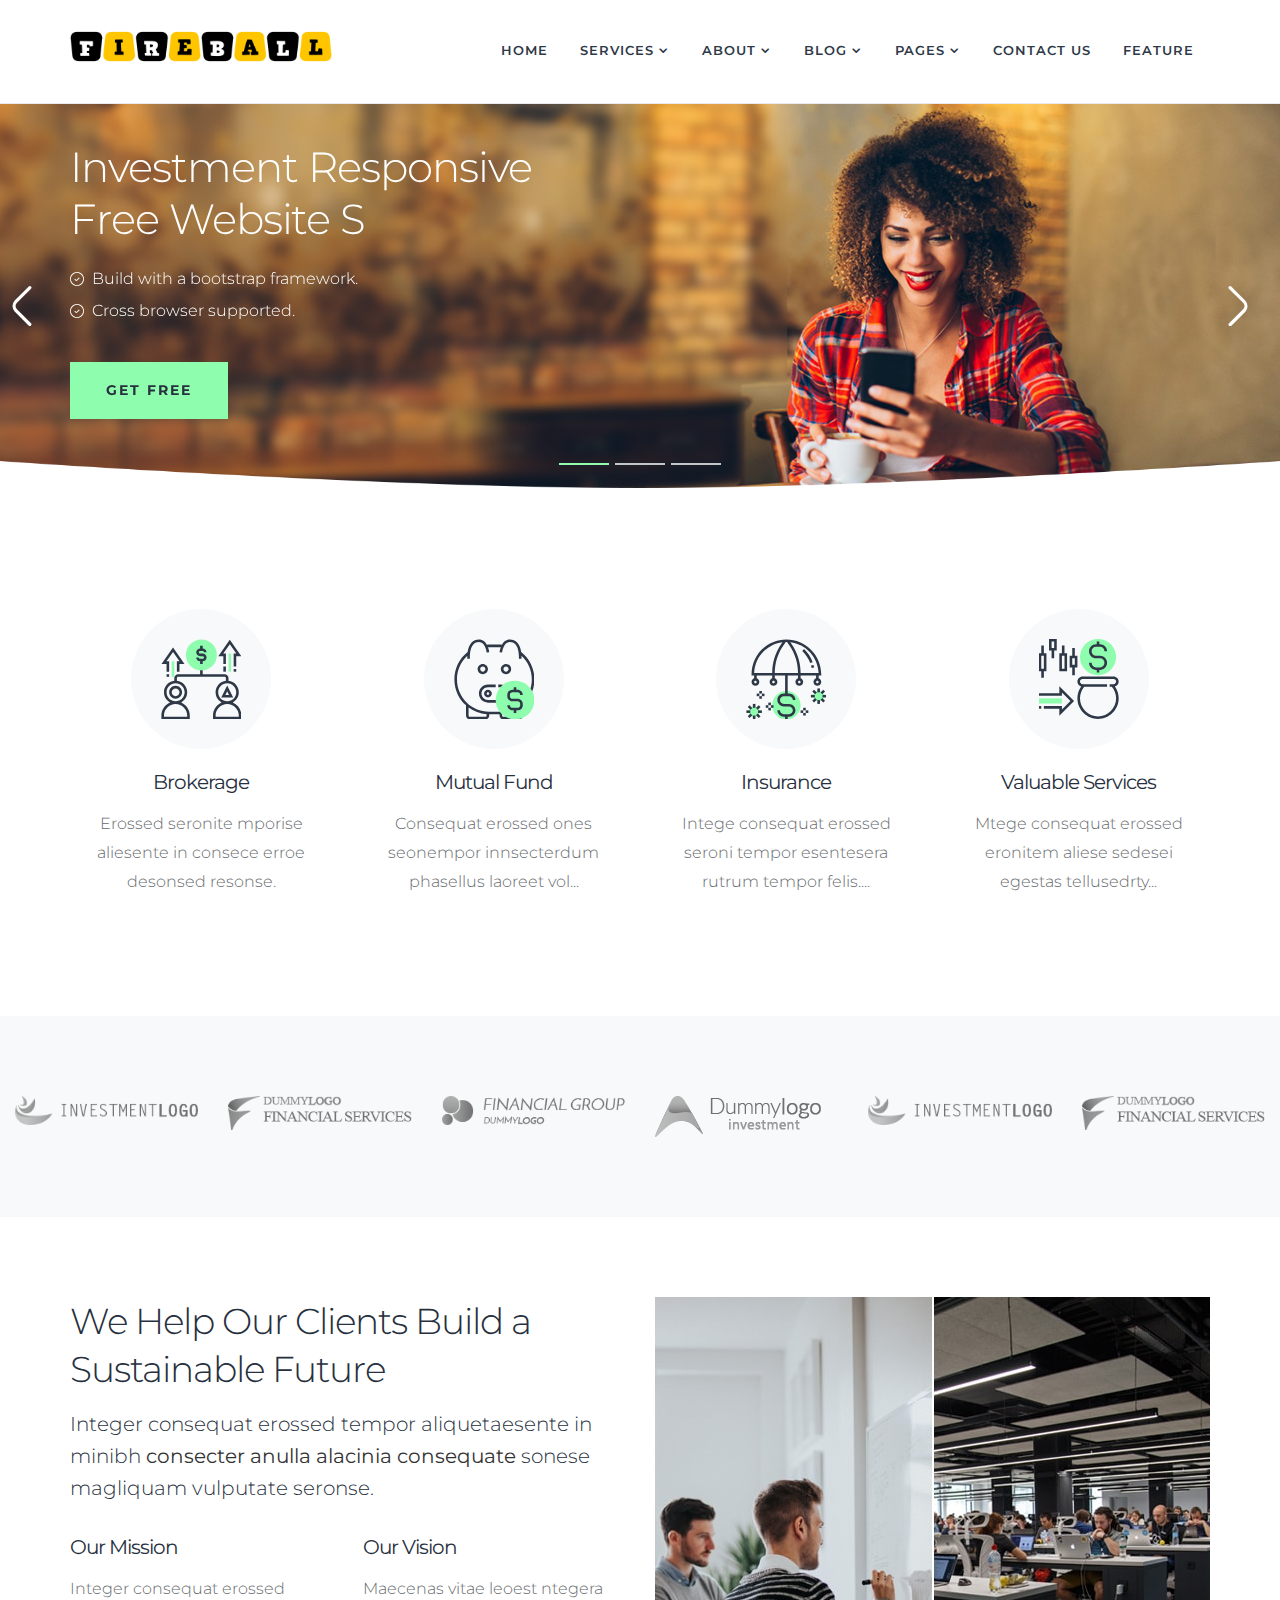
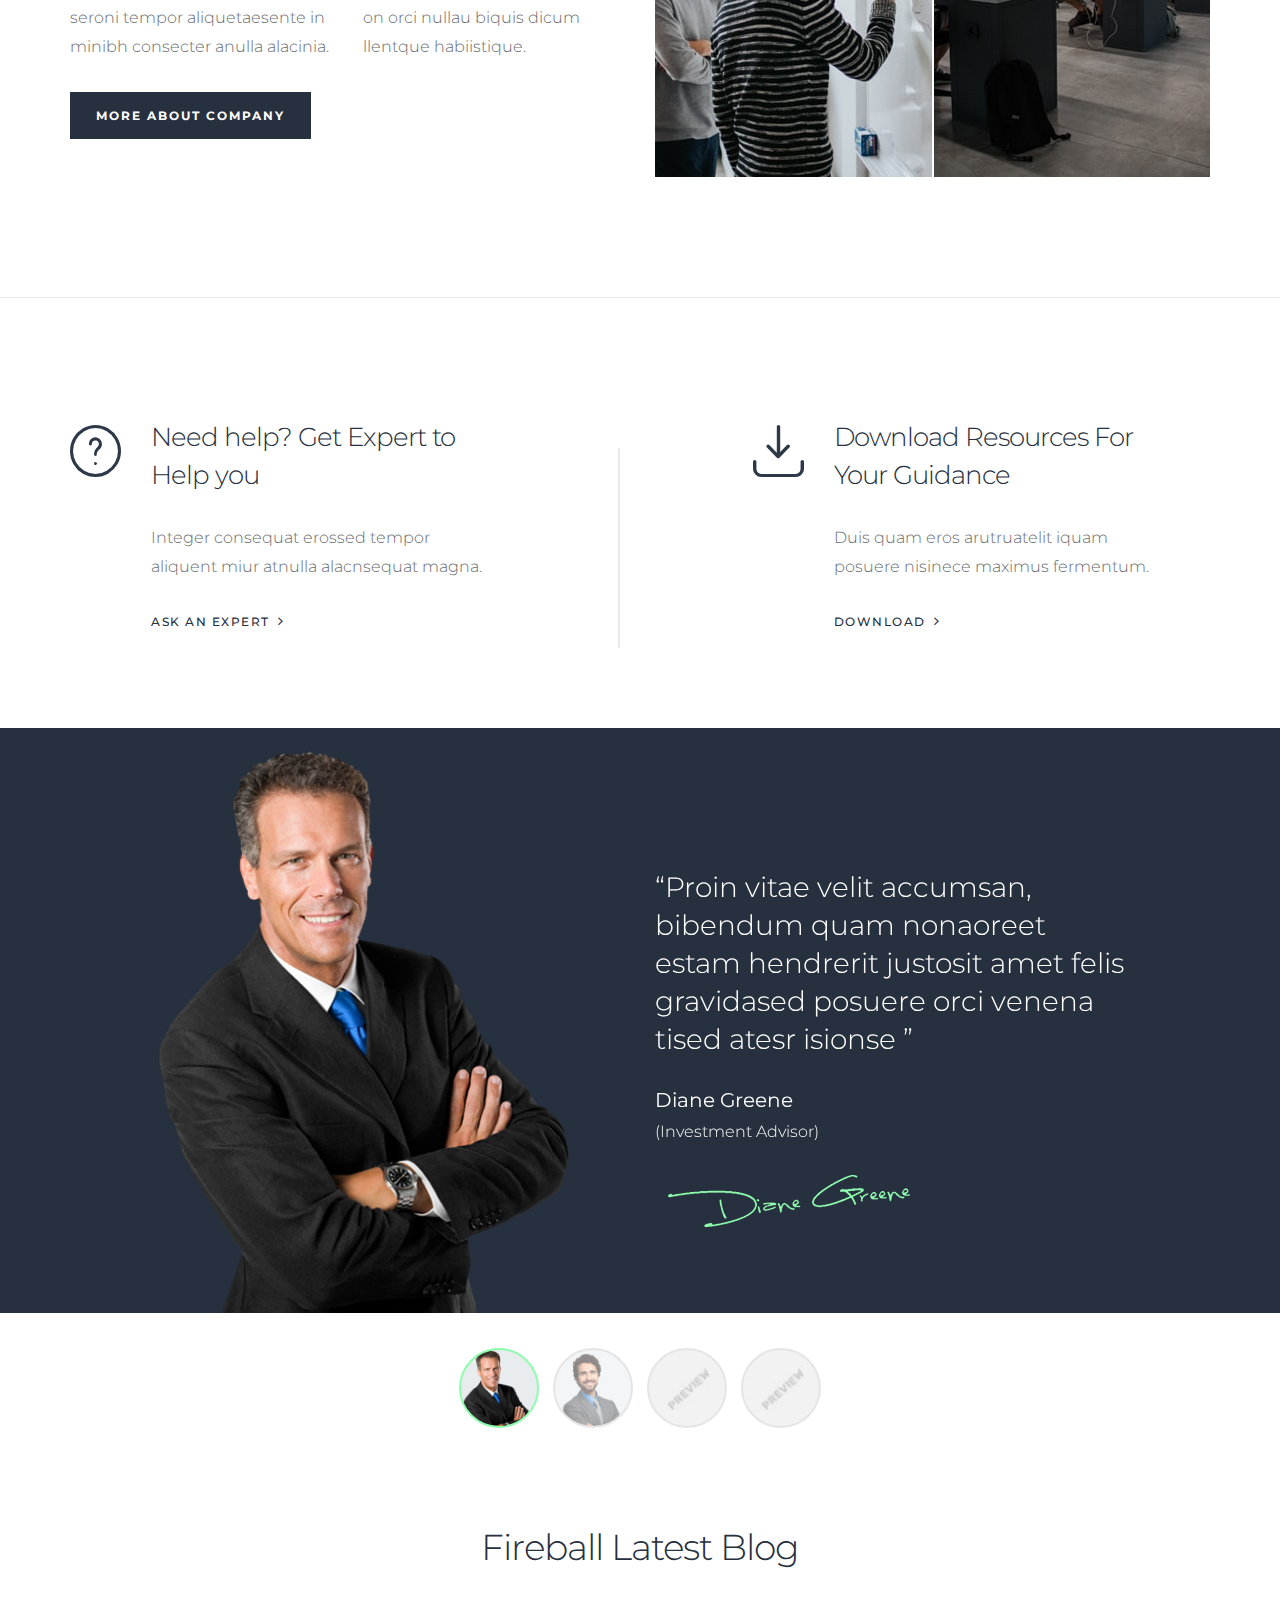
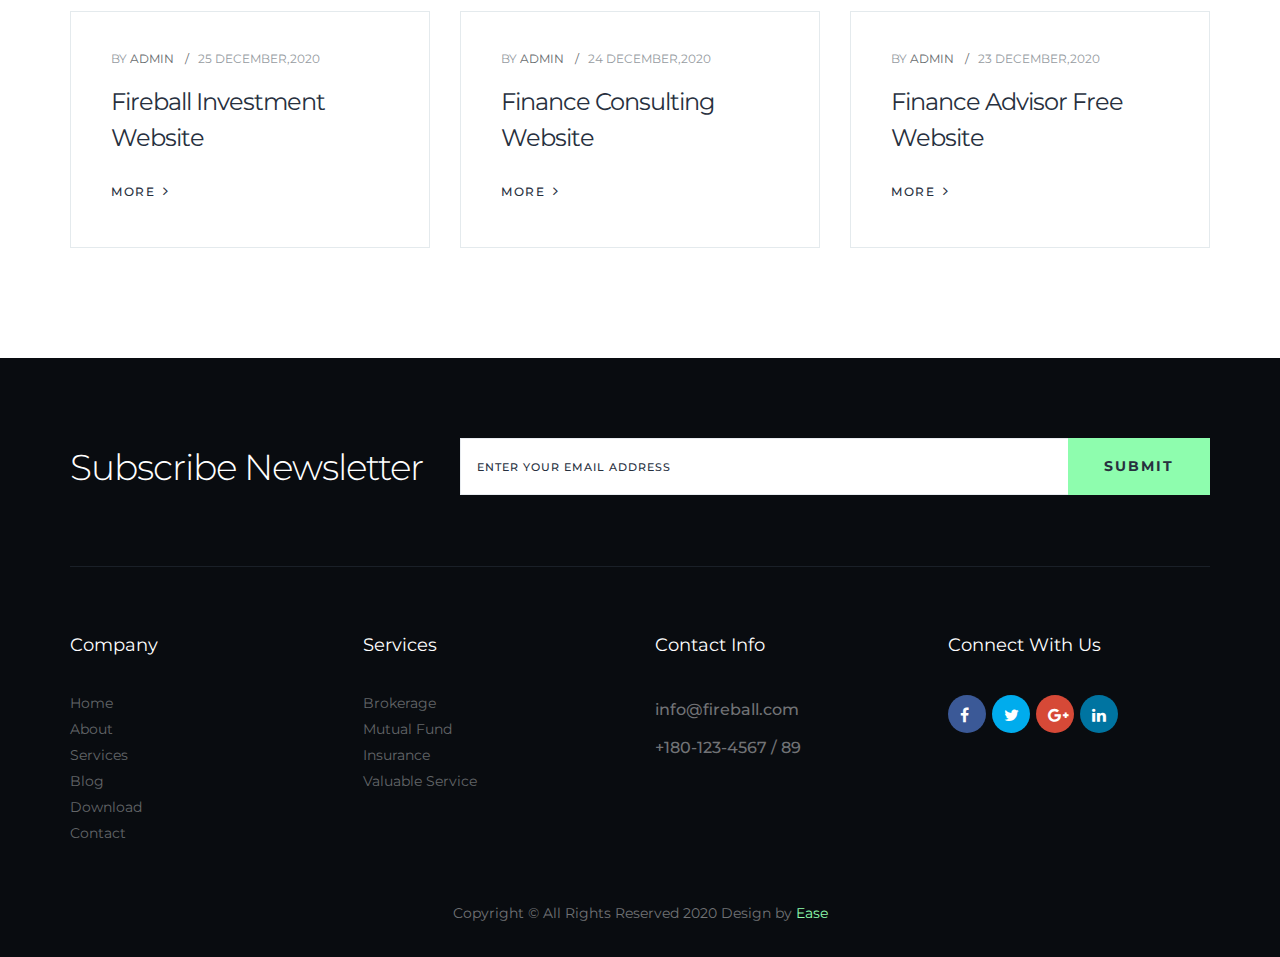
<file: index.html>
<!DOCTYPE html>
<html lang="en">

<head>
    <meta charset="utf-8">
    <meta http-equiv="X-UA-Compatible" content="IE=edge">
    <meta name="viewport" content="width=device-width, initial-scale=1">
    <!-- The above 3 meta tags *must* come first in the head; any other head content must come *after* these tags -->
    <meta name="description" content="">
    <meta name="keywords" content="">
    <title> Fireball Investment </title>
    <!-- Bootstrap -->
    <link href="css/bootstrap.min.css" rel="stylesheet">
    <!-- Style CSS -->
    <link href="css/style.css" rel="stylesheet">
    <!-- Google Fonts -->
    <link href="https://fonts.googleapis.com/css?family=Montserrat:100,100i,200,200i,300,300i,400,400i,500,500i,600,600i,700,700i,800,800i,900,900i" rel="stylesheet">
    <!-- Owl Carousel CSS -->
    <link href="css/owl.carousel.css" rel="stylesheet">
    <link href="css/owl.theme.default.css" rel="stylesheet">
    <!-- FontAwesome CSS -->
    <link rel="stylesheet" type="text/css" href="css/fontello.css">
    <link href="css/font-awesome.min.css" rel="stylesheet">
    <!-- HTML5 shim and Respond.js for IE8 support of HTML5 elements and media queries -->
    <!-- WARNING: Respond.js doesn't work if you view the page via file:// -->
    <!--[if lt IE 9]>
      <script src="https://oss.maxcdn.com/html5shiv/3.7.3/html5shiv.min.js"></script>
      <script src="https://oss.maxcdn.com/respond/1.4.2/respond.min.js"></script>
    <![endif]-->
</head>

<body>
    <!-- header-section-->
    <div class="header-wrapper">
        <div class="container">
            <div class="row">
                <div class="col-lg-3 col-md-2 col-sm-3 col-xs-12">
                    <div class="logo">
                        <a href="index.html"><img src="./images/logo.png" style="margin-top: -1em;"> </a>
                    </div>
                </div>
                <div class="col-lg-9 col-md-10 col-sm-12 col-xs-12">
                    <!-- navigations-->
                    <div class="navigation">
                        <div id="navigation">
                            <ul>
                                <li class="active"><a href="index.html">Home</a></li>
                                <li class="has-sub"><a href="#">Services</a>
                                    <ul>
                                        <li><a href="service-list.html">Service List</a></li>
                                        <li><a href="service-single.html">Service Single</a></li>
                                    </ul>
                                </li>
                                <li class="has-sub"><a href="#">About</a>
                                    <ul>
                                        <li><a href="about.html">About</a></li>
                                        <li><a href="adviser-list.html">Adviser List</a></li>
                                    </ul>
                                </li>
                                <li class="has-sub"><a href="#">Blog</a>
                                    <ul>
                                        <li><a href="blog-default.html">Blog Default</a></li>
                                        <li><a href="blog-single.html">Blog Single</a></li>
                                    </ul>
                                </li>
                                <li class="has-sub"><a href="#">Pages</a>
                                    <ul>
                                        <li><a href="partner.html">Partner</a></li>
                                        <li><a href="download.html">Download</a> </li>
                                        <li><a href="expert-form.html">Expert Form</a> </li>
                                        <li><a href="404-page.html">404-page</a> </li>
                                        <li><a href="styleguide.html">styleguide</a> </li>
                                    </ul>
                                </li>
                                <li><a href="contact-us.html">Contact Us</a>
                                </li>
                                <li><a href="template-feature.html"> Feature</a>
                                </li>
                            </ul>
                        </div>
                    </div>
                    <!-- /.navigations-->
                </div>
            </div>
        </div>
    </div>
    <!-- /. header-section-->
    <!-- slider -->
    <div class="slider">
        <div class="owl-carousel owl-one owl-theme">
            <div class="item">
                <div class="slider-img"> <img src="./images/slider_1.png" alt=""></div>
                <div class="container">
                    <div class="row">
                        <div class="col-lg-5 col-md-8 col-sm-6 col-xs-12">
                            <div class="slider-captions">
                                <h1 class="slider-title">Investment Responsive Free Website s</h1>
                                <ul class="hidden-sm hidden-xs">
                                    <li>Build with a bootstrap framework.</li>
                                    <li>Cross browser supported.</li>
                                </ul>
                                <a href="#" class="btn btn-primary btn-lg hidden-xs">Get Free </a>
                            </div>
                        </div>
                    </div>
                </div>
            </div>
            <div class="item">
                <div class="slider-img"><img src="./images/slider_2.png" alt=""></div>
                <div class="container">
                    <div class="row">
                        <div class="col-lg-5 col-md-8 col-sm-6 col-xs-12">
                            <div class="slider-captions">
                                <h1 class="slider-title">Finance Advisor Free 
Website </h1>
                                <ul class="hidden-sm hidden-xs">
                                    <li>Estibulumu commodo miid facilisis tellus.</li>
                                    <li>Suspendisse dignissimarcu in dictum maximus.</li>
                                </ul>
                                <a href="#" class="btn btn-primary btn-lg hidden-xs">Download Free </a>
                            </div>
                        </div>
                    </div>
                </div>
            </div>
            <div class="item">
                <div class="slider-img"><img src="./images/slider_3.png" alt=""></div>
                <div class="container">
                    <div class="row">
                        <div class="col-lg-5 col-md-8 col-sm-6 col-xs-12">
                            <div class="slider-captions">
                                <h1 class="slider-title">Finance Consulting Website 

 </h1>
                                <ul class="hidden-sm hidden-xs">
                                    <li>Vsuspendisse dignissim arcun dicximus.</li>
                                    <li>Praesent auctor sagittis porta.</li>
                                </ul>
                                <a href="#" class="btn btn-primary btn-lg hidden-xs">Download Now</a>
                            </div>
                        </div>
                    </div>
                </div>
            </div>
        </div>
    </div>
    <!-- /.slider -->
    <!-- service -->
    <div class="space-medium">
        <div class="container">
            <div class="row">
                <div class="col-lg-3 col-md-3 col-sm-6 col-xs-12">
                    <div class="service-block">
                        <div class="service-icon">
                            <img src="./images/investment.svg" alt="">
                        </div>
                        <div class="service-content">
                             <h4><a href="#"  class="title">
                               Brokerage </a></h4>
                            <p>Erossed seronite mporise aliesente in consece erroe desonsed resonse.</p>
                        </div>
                    </div>
                </div>
                <div class="col-lg-3 col-md-3 col-sm-6 col-xs-12">
                    <div class="service-block">
                        <div class="service-icon">
                            <img src="./images/piggybank.svg" alt="">
                        </div>
                        <div class="service-content">
                            <h4> <a href="#"  class="title">
                               Mutual Fund </a></h4>
                            <p>Consequat erossed ones seonempor innsecterdum phasellus laoreet vol...</p>
                        </div>
                    </div>
                </div>
                <div class="col-lg-3 col-md-3 col-sm-6 col-xs-12">
                    <div class="service-block">
                        <div class="service-icon">
                            <img src="./images/umbrella.svg" alt="">
                        </div>
                        <div class="service-content">
                            <h4><a href="#"  class="title">
                                Insurance </a></h4>
                            <p>Intege consequat erossed seroni tempor esentesera rutrum tempor felis....</p>
                        </div>
                    </div>
                </div>
                <div class="col-lg-3 col-md-3 col-sm-6 col-xs-12">
                    <div class="service-block">
                        <div class="service-icon">
                            <img src="./images/dollar.svg" alt="">
                        </div>
                        <div class="service-content">
                             <h4><a href="#"  class="title">
                               Valuable Services </a></h4>
                            <p>Mtege consequat erossed eronitem aliese sedesei egestas tellusedrty...</p>
                        </div>
                    </div>
                </div>
            </div>
        </div>
    </div>
    <!-- /.service -->
    <!--partner-logo -->
    <div class="space-medium bg-light ">
        <div class="container-fluid">
            <div class="row">
                <div class="col-lg-2 col-md-4 col-sm-4 col-xs-12">
                  <div class="logo-img">  <img src="./images/partner_logo_1.png" alt="" class="img-responsive" ></div>
                </div>
                <div class="col-lg-2 col-md-4 col-sm-4 col-xs-12">
                   <div class="logo-img">  <img src="./images/partner_logo_2.png" alt="" class="img-responsive"></div>
                </div>
                <div class="col-lg-2 col-md-4 col-sm-4 col-xs-12">
                    <div class="logo-img"> <img src="./images/partner_logo_3.png" alt="" class="img-responsive"></div>
                </div>
                <div class="col-lg-2 col-md-4 col-sm-4 col-xs-12">
                   <div class="logo-img">  <img src="./images/partner_logo_4.png" alt="" class="img-responsive"></div>
                </div>
                <div class="col-lg-2 col-md-4 col-sm-4 col-xs-12">
                    <div class="logo-img"> <img src="./images/partner_logo_1.png" alt="" class="img-responsive"></div>
                </div>
                <div class="col-lg-2 col-md-4 col-sm-4 col-xs-12">
                   <div class="logo-img"> <img src="./images/partner_logo_2.png" alt="" class="img-responsive"></div>
                </div>
            </div>
        </div>
    </div>
    <!--partner-logo -->
    <!--about -->
    <div class="space-medium">
        <div class="container">
            <div class="row">
                <div class="col-lg-6 col-md-6 col-sm-12 col-xs-12">
                    <div class="about-section">
                        <h2>We Help Our Clients Build a Sustainable Future</h2>
                        <p class="lead">Integer consequat erossed tempor aliquetaesente in minibh <strong>consecter anulla alacinia consequate</strong> sonese magliquam vulputate seronse.</p>
                        <div class="row">
                            <div class="col-lg-6 col-md-6 col-sm-6 col-xs-12 mb30">
                                <h4>Our Mission</h4>
                                <p>Integer consequat erossed seroni tempor aliquetaesente in minibh consecter anulla alacinia.</p>
                            </div>
                            <div class="col-lg-6 col-md-6 col-sm-6 col-xs-12 mb30">
                                <h4>Our Vision</h4>
                                <p>Maecenas vitae leoest ntegera on orci nullau biquis dicum llentque habiistique.</p>
                            </div>
                        </div>
                        <a href="#" class="btn btn-default mb30">More About Company</a>
                    </div>
                </div>
                <div class="col-lg-6 col-md-6 col-sm-12 col-xs-12">
                    <img src="./images/about_img_1.jpg" alt="" class="img-responsive">
                </div>
            </div>
        </div>
    </div>
    <!--/.about -->
    <hr>
    <!-- cta -->
    <div class="space-medium">
        <div class="container">
            <div class="row">
                <div class="col-lg-5 col-md-5 col-sm-6 col-xs-12">
                    <div class="cta-block">
                        <div class="row">
                            <div class="col-lg-2 col-md-2 col-sm-2 col-xs-12">
                                <div class="cta-icon">
                                    <i class="icon-question"></i>
                                </div>
                            </div>
                            <div class="col-lg-9 col-md-9 col-sm-9 col-xs-12">
                                <div class="cta-content">
                                    <h3 class="cta-title">Need help? Get Expert to Help you</h3>
                                    <p>Integer consequat erossed tempor aliquent miur atnulla alacnsequat magna. </p>
                                    <a href="#" class=" btn-link">Ask An Expert</a>
                                </div>
                            </div>
                        </div>
                    </div>
                </div>
                <div class="col-lg-2 col-md-2 hidden-sm hidden-xs">
                    <div class="cta-line"></div>
                </div>
                <div class="col-lg-5 col-md-5 col-sm-6 col-xs-12">
                    <div class="cta-block">
                        <div class="row">
                            <div class="col-lg-2 col-md-2 col-sm-2 col-xs-12">
                                <div class="cta-icon">
                                    <i class="icon-download-1"></i>
                                </div>
                            </div>
                            <div class="col-lg-9 col-md-9 col-sm-9 col-xs-12">
                                <div class="cta-content">
                                    <h3 class="cta-title">Download Resources For Your Guidance</h3>
                                    <p>Duis quam eros arutruatelit iquam posuere nisinece maximus fermentum. </p>
                                    <a href="#" class=" btn-link">download</a>
                                </div>
                            </div>
                        </div>
                    </div>
                </div>
            </div>
        </div>
    </div>
    <!-- /.cta -->
    <!-- investment advisor-->
     <div class="mb130">
        <div class="bg-default">
        <div class="container">
            <div class="row">
                <div class="advisor-carousel">
                    <div class="owl-carousel owl-two owl-theme ">
                        <div class="item">
                            <div class="col-lg-12 col-md-12 col-sm-12 col-xs-12">
                                <div class="advisor-section">
                                    <div class="row">
                                        <div class="col-lg-6 col-md-6 hidden-sm hidden-xs">
                                            <div class="advisor-img">
                                                <img src="./images/advisor_1.png" alt="">
                                            </div>
                                        </div>
                                        <div class="col-lg-6 col-md-6 col-sm-12 col-xs-12">
                                            <div class="advisor-content">
                                                <p class="advisor-text">“Proin vitae velit accumsan, bibendum quam nonaoreet estam hendrerit justosit amet felis gravidased posuere orci venena tised atesr isionse ”</p>
                                                <p class="advisor-meta">Diane Greene</p>
                                                <p>(Investment Advisor)</p>
                                                <div class="sign-icon">
                                                    <img src="./images/sign_1.png" alt="" class="img-responsive">
                                                </div>
                                            </div>
                                        </div>
                                    </div>
                                </div>
                                <div class="">
                                    <div class=""><span></span></div>
                                </div>
                            </div>
                        </div>
                        <div class="item">
                            <div class="col-lg-12 col-md-12 col-sm-12 col-xs-12">
                                <div class="advisor-section">
                                    <div class="row">
                                        <div class="col-lg-6 col-md-6 hidden-sm hidden-xs">
                                            <div class="advisor-img">
                                                <img src="./images/advisor_2.png" alt="">
                                            </div>
                                        </div>
                                        <div class="col-lg-6 col-md-6 col-sm-12 col-xs-12">
                                            <div class="advisor-content">
                                                <p class="advisor-text">“Etiam quis semper liberorbi nibhmi consectetac scelerisque inporttitor idfelis estibulum imperdiet aliquam nullanec suscipit deronse”</p>
                                                <p class="advisor-meta">Edward Murphy</p>
                                                <p>(Investment Advisor)</p>
                                                <div class="sign-icon">
                                                    <img src="./images/sign_2.png" alt="" class="img-responsive">
                                                </div>
                                            </div>
                                        </div>
                                    </div>
                                </div>
                                <div class="">
                                    <div class=""><span></span></div>
                                </div>
                            </div>
                        </div>
                        <div class="item">
                            <div class="col-lg-12 col-md-12 col-sm-12 col-xs-12">
                                <div class="advisor-section">
                                    <div class="row">
                                        <div class="col-lg-6 col-md-6 hidden-sm hidden-xs">
                                            <div class="advisor-img">
                                                <img src="./images/advisor_3.png" alt="">
                                            </div>
                                        </div>
                                        <div class="col-lg-6 col-md-6 col-sm-12 col-xs-12">
                                            <div class="advisor-content">
                                                <p class="advisor-text">“We Have a probable responsibility to clients; which is a higher level of client commitment than a broker's suitability standard”</p>
                                  <p class="advisor-meta">Elizabeth Gonzalez</p>
                                                <p>(Investment Advisor)</p>
                                                <div class="sign-icon">
                                                    <img src="./images/sign_3.png" alt="" class="img-responsive">
                                                </div>
                                            </div>
                                        </div>
                                    </div>
                                </div>
                                <div class="">
                                    <div class=""><span></span></div>
                                </div>
                            </div>
                        </div>
                        <div class="item">
                            <div class="col-lg-12 col-md-12 col-sm-12 col-xs-12">
                                <div class="advisor-section">
                                    <div class="row">
                                        <div class="col-lg-6 col-md-6 hidden-sm hidden-xs">
                                            <div class="advisor-img">
                                                <img src="./images/advisor_4.png" alt="">
                                            </div>
                                        </div>
                                        <div class="col-lg-6 col-md-6 col-sm-12 col-xs-12">
                                            <div class="advisor-content">
                                                <p class="advisor-text">“Morbi id mauris ac ligula facilisis dictum uisque lobortis vulputate tortoreu vehicula augue lementum velras in tempor estun seron deronser sernvel”</p>
                                                <p class="advisor-meta">Cecilia Quick</p>
                                                <p>(Investment Advisor)</p>
                                                <div class="sign-icon">
                                                    <img src="./images/sign_4.png" alt="" class="img-responsive">
                                                </div>
                                            </div>
                                        </div>
                                    </div>
                                </div>
                                <div class="">
                                    <div class=""><span></span></div>
                                </div>
                            </div>
                        </div>
                    </div>
                </div>
            </div>
        </div>
    </div>
</div>
    <!-- /.investment advisor -->
    <!-- blog -->
    <div class="space-medium">
        <div class="container">
            <div class="row">
                <!-- section-title-1 -->
                <div class="col-lg-12 col-md-12 col-sm-12 col-xs-12">
                    <div class="section-title">
                        <h2>Fireball Latest Blog</h2>
                    </div>
                </div>
            </div>
            <div class="row">
                <div class="col-lg-4 col-md-4 col-sm-6 col-xs-12">
                    <div class="post-block">
                        <!-- post block -->
                        <div class="post-content">
                            <div class="meta">
                                <span class="meta-admin">By <a href="#">Admin</a></span>
                                <span>/</span> &nbsp;
                                <span class="meta-date">25 December,2020</span>
                            </div>
                            <h3 class="mb20"><a href="#" class="title">Fireball Investment Website</a></h3>
                            <a href="#" class="btn-link">more</a>
                        </div>
                    </div>
                </div>
                <div class="col-lg-4 col-md-4 col-sm-6 col-xs-12">
                    <div class="post-block">
                        <!-- post block -->
                        <div class="post-content">
                            <div class="meta">
                                <span class="meta-admin">By <a href="#">Admin</a></span>
                                <span>/</span> &nbsp;
                                <span class="meta-date">24 December,2020</span>
                            </div>
                            <h3 class="mb20"><a href="#" class="title">Finance Consulting 
Website </a></h3>
                            <a href="#" class="btn-link">more</a>
                        </div>
                    </div>
                </div>
                <div class="col-lg-4 col-md-4 col-sm-6 col-xs-12">
                    <div class="post-block">
                        <!-- post block -->
                        <div class="post-content">
                            <div class="meta">
                                <span class="meta-admin">By <a href="#">Admin</a></span>
                                <span>/</span> &nbsp;
                                <span class="meta-date">23 December,2020</span>
                            </div>
                            <h3 class="mb20"><a href="#" class="title">Finance Advisor Free 
Website </a></h3>
                            <a href="#" class="btn-link">more</a>
                        </div>
                    </div>
                </div>
            </div>
        </div>
    </div>
    <!-- /.blog -->
    <!-- footer -->
    <div class="footer">
        <div class="container">
            <div class="newsletter">
                <div class="row">
                    <div class="col-lg-4 col-md-4 col-sm-12 col-xs-12">
                        <h2 class="text-white">Subscribe Newsletter</h2>
                    </div>
                    <div class="col-lg-8 col-md-8 col-sm-12 col-xs-12">
                        <form>
                            <input id="email" class="form-control" type="text" placeholder="Enter Your Email Address" required>
                            <button type="submit" class="btn btn-primary btn-lg">submit</button>
                        </form>
                    </div>
                </div>
            </div>
            <div class="row">
                <!-- footer-company-links -->
                <div class=" col-lg-3 col-md-3 col-sm-3 col-xs-12">
                    <div class="footer-widget">
                        <h3 class="footer-title">Company</h3>
                        <ul>
                            <li><a href="#">Home </a></li>
                            <li><a href="#">About</a></li>
                            <li><a href="#">Services</a></li>
                            <li><a href="#">Blog</a></li>
                            <li><a href="#">Download</a></li>
                            <li><a href="#">Contact</a></li>
                        </ul>
                    </div>
                </div>
                <!-- /.footer-services-links -->
                <!-- footer-services-links -->
                <div class=" col-lg-3 col-md-3 col-sm-3 col-xs-12">
                    <div class="footer-widget">
                        <h3 class="footer-title">Services</h3>
                        <ul>
                            <li><a href="#">Brokerage</a></li>
                            <li><a href="#">Mutual Fund</a></li>
                            <li><a href="#">Insurance</a></li>
                            <li><a href="#">Valuable Service</a></li>
                        </ul>
                    </div>
                </div>
                <!-- /.footer-services-links -->
                <!-- footer-contact links -->
                <div class=" col-lg-3 col-md-3 col-sm-3 col-xs-12">
                    <div class="footer-widget">
                        <h3 class="footer-title">Contact Info </h3>
                        <div class="contact-info">
                            <span class="contact-text">info@fireball.com</span>
                        </div>
                        <div class="contact-info">
                            <span class="contact-text">+180-123-4567 / 89</span>
                        </div>
                    </div>
                </div>
                <!-- /.footer-useful links -->
                <!-- footer-useful links -->
                <div class=" col-lg-3 col-md-3 col-sm-3 col-xs-12">
                    <div class="footer-widget">
                        <h3 class="footer-title">Connect With Us</h3>
                        <div class="ft-social">
                            <span><a href="#" class="btn-social btn-facebook" ><i class="fa fa-facebook"></i></a></span>
                            <span><a href="#" class="btn-social btn-twitter"><i class="fa fa-twitter"></i></a></span>
                            <span><a href="#" class="btn-social btn-googleplus"><i class="fa fa-google-plus"></i></a></span>
                            <span><a href="#" class=" btn-social btn-linkedin"><i class="fa fa-linkedin"></i></a></span>
                        </div>
                    </div>
                </div>
                <!-- /.footer-useful links -->
            </div>
        </div>
        <!-- tiny-footer -->
        <div class="container">
            <div class="row">
                <div class="tiny-footer">
                    <div class="col-lg-12 col-md-12 col-sm-12 col-xs-12">
                        <p>Copyright © All Rights Reserved 2020  Design by
                            <a href="https://easetemplate.com/" target="_blank" class="copyrightlink">Ease</a></p>
                    </div>
                </div>
            </div>
            <!-- /. tiny-footer -->
        </div>
    </div>
    <!-- /.footer -->
    <!-- jQuery (necessary for Bootstrap's JavaScript plugins) -->
    <script src="js/jquery.min.js" type="text/javascript"></script>
    <!-- Include all compiled plugins (below), or include individual files as needed -->
    <script src="js/bootstrap.min.js" type="text/javascript"></script>
    <script src="js/menumaker.js" type="text/javascript"></script>
    <script type="text/javascript" src="js/jquery.sticky.js"></script>
    <script type="text/javascript" src="js/sticky-header.js"></script>
    <script type="text/javascript" src="js/owl.carousel.min.js"></script>
    <script type="text/javascript" src="js/multiple-carousel.js"></script>
</body>

</html>
</file>
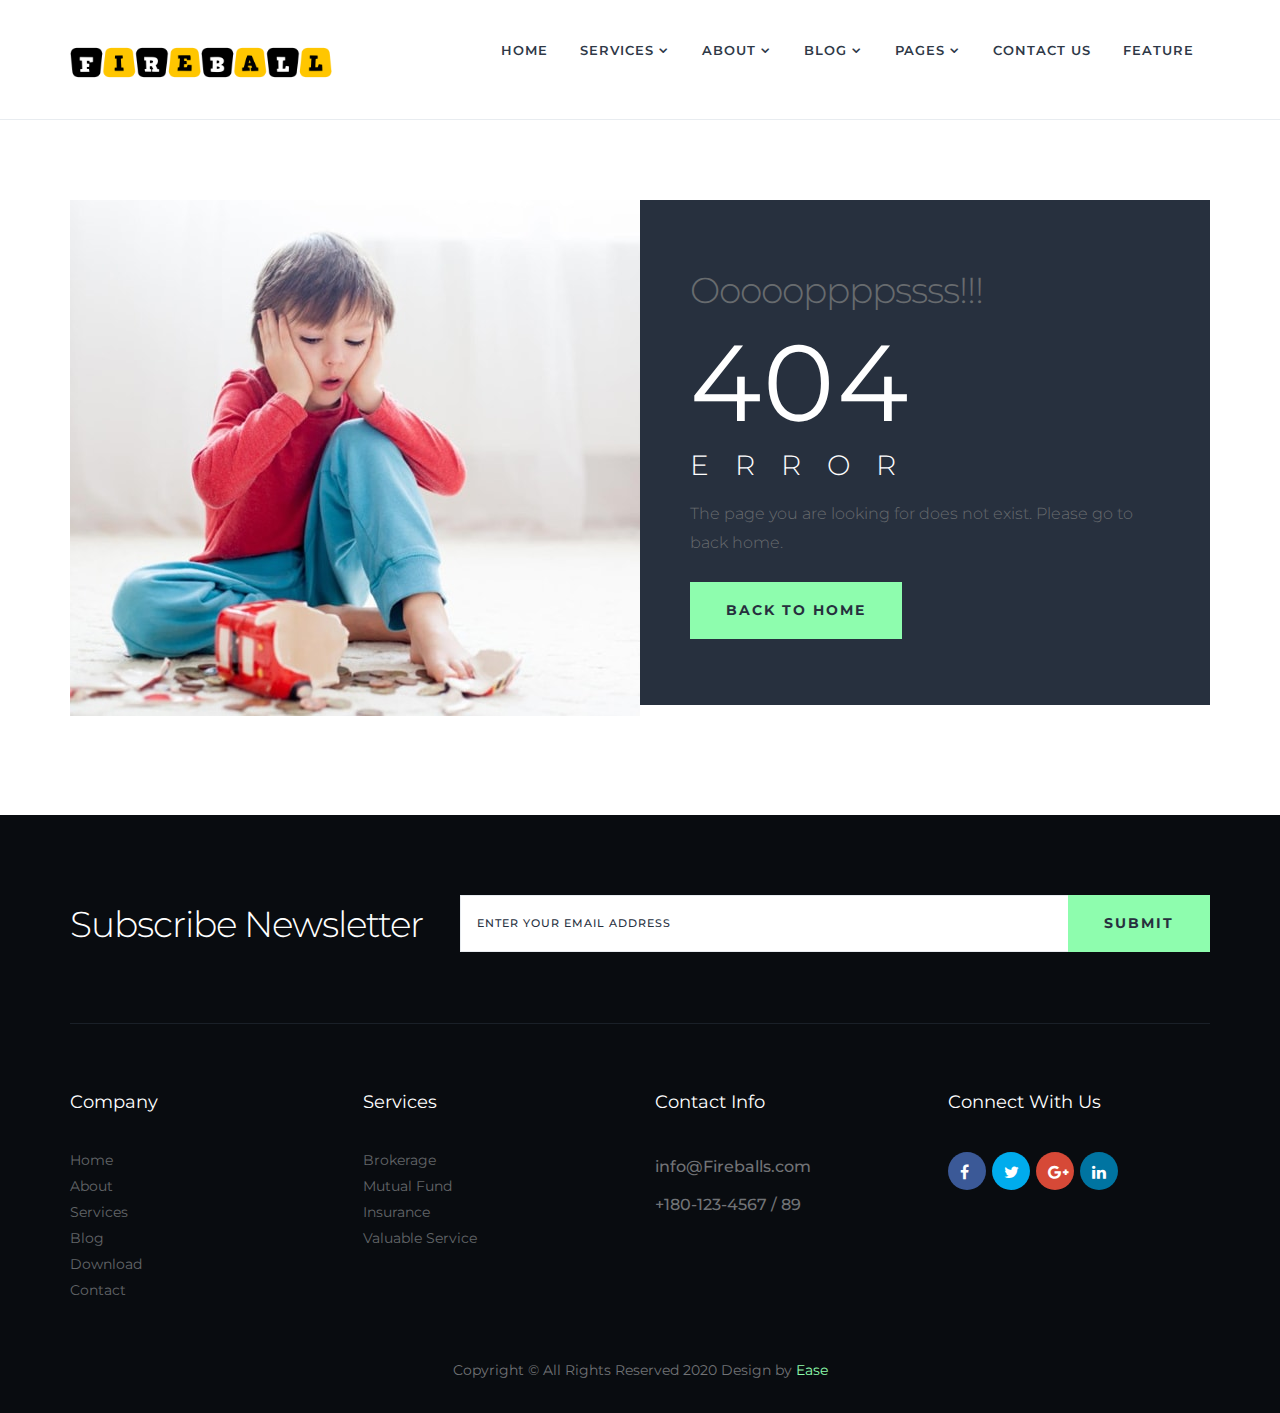
<file: 404-page.html>
<!DOCTYPE html>
<html lang="en">

<head>
    <meta charset="utf-8">
    <meta http-equiv="X-UA-Compatible" content="IE=edge">
    <meta name="viewport" content="width=device-width, initial-scale=1">
    <!-- The above 3 meta tags *must* come first in the head; any other head content must come *after* these tags -->
    <meta name="description" content="">
    <meta name="keywords" content="">
    <title> Fireball Investment  - 404 Page </title>
    <!-- Bootstrap -->
    <link href="css/bootstrap.min.css" rel="stylesheet">
    <!-- Style CSS -->
    <link href="css/style.css" rel="stylesheet">
    <!-- Google Fonts -->
    <link href="https://fonts.googleapis.com/css?family=Montserrat:100,100i,200,200i,300,300i,400,400i,500,500i,600,600i,700,700i,800,800i,900,900i" rel="stylesheet">
    <!-- FontAwesome CSS -->
    <link rel="stylesheet" type="text/css" href="css/fontello.css">
    <link href="css/font-awesome.min.css" rel="stylesheet">
    <!-- HTML5 shim and Respond.js for IE8 support of HTML5 elements and media queries -->
    <!-- WARNING: Respond.js doesn't work if you view the page via file:// -->
    <!--[if lt IE 9]>
      <script src="https://oss.maxcdn.com/html5shiv/3.7.3/html5shiv.min.js"></script>
      <script src="https://oss.maxcdn.com/respond/1.4.2/respond.min.js"></script>
    <![endif]-->
</head>

<body>
    <!-- header-section-->
    <div class="header-wrapper">
        <div class="container">
            <div class="row">
                <div class="col-lg-3 col-md-2 col-sm-3 col-xs-12">
                    <div class="logo">
                        <a href="index.html"><img src="./images/logo.png" alt=""> </a>
                    </div>
                </div>
                <div class="col-lg-9 col-md-10 col-sm-12 col-xs-12">
                    <!-- navigations-->
                    <div class="navigation">
                        <div id="navigation">
                            <ul>
                                <li class="active"><a href="index.html">Home</a></li>
                                <li class="has-sub"><a href="#">Services</a>
                                    <ul>
                                        <li><a href="service-list.html">Service List</a></li>
                                        <li><a href="service-single.html">Service Single</a></li>
                                    </ul>
                                </li>
                                <li class="has-sub"><a href="#">About</a>
                                    <ul>
                                    <li><a href="about.html">About</a></li>
 <li><a href="adviser-list.html">Adviser List</a></li>
                                    </ul>
                                </li>
                                <li class="has-sub"><a href="blog-default.html">Blog</a>
                                    <ul>
                                        <li><a href="blog-default.html">Blog Default</a></li>
                                        <li><a href="blog-single.html">Blog Single</a></li>
                                    </ul>
                                </li>
                                <li class="has-sub"><a href="#">Pages</a>
                                    <ul>
                                        <li><a href="partner.html">Partner</a></li>
                                        <li><a href="download.html">Download</a> </li>
                                        <li><a href="expert-form.html">Expert Form</a> </li>
                                        <li><a href="404-page.html">404-page</a> </li>
                                        <li><a href="styleguide.html">styleguide</a> </li>
                                    </ul>
                                </li>
                                <li><a href="contact-us.html">Contact Us</a>
                                </li>
                                <li><a href="template-feature.html"> Feature</a>
                                </li>
                            </ul>
                        </div>
                    </div>
                    <!-- /.navigations-->
                </div>
            </div>
        </div>
    </div>
    <!-- /. header-section-->
    <!-- 404 error -->
    <div class="content">
        <div class="container">
            <div class="row">
                <div class="col-lg-6 col-md-6 col-sm-12 col-xs-12 nopr">
                    <div class="error-img"><img src="./images/error_1.jpg" alt="" class="img-responsive"></div>
                </div>
                <div class="col-lg-6 col-md-6 col-sm-12 col-xs-12 nopl">
                    <div class="error-section">
                        <h2 class="text-primary">Oooooppppssss!!!
</h2>
                        <h3 class="error-title">404</h3>
                        <span class="error-small-title">Error</span>
                        <p>The page you are looking for does not exist. Please go to back home.</p>
                        <a href="#" class="btn btn-primary btn-lg">Back to Home</a>
                    </div>
                </div>
            </div>
        </div>
    </div>
    <!-- /.404 error -->
    <!-- footer -->
    <div class="footer">
        <div class="container">
            <div class="newsletter">
                <div class="row">
                    <div class="col-lg-4 col-md-4 col-sm-12 col-xs-12">
                        <h2 class="text-white">Subscribe Newsletter</h2>
                    </div>
                    <div class="col-lg-8 col-md-8 col-sm-12 col-xs-12">
                        <form>
                            <input id="email" class="form-control" type="text" placeholder="Enter Your Email Address" required>
                            <button type="submit" class="btn btn-primary btn-lg">submit</button>
                        </form>
                    </div>
                </div>
            </div>
            <div class="row">
                <!-- footer-company-links -->
                <div class=" col-lg-3 col-md-3 col-sm-3 col-xs-12">
                    <div class="footer-widget">
                        <h3 class="footer-title">Company</h3>
                        <ul>
                            <li><a href="#">Home </a></li>
                            <li><a href="#">About</a></li>
                            <li><a href="#">Services</a></li>
                            <li><a href="#">Blog</a></li>
                            <li><a href="#">Download</a></li>
                            <li><a href="#">Contact</a></li>
                        </ul>
                    </div>
                </div>
                <!-- /.footer-services-links -->
                <!-- footer-services-links -->
                <div class=" col-lg-3 col-md-3 col-sm-3 col-xs-12">
                    <div class="footer-widget">
                        <h3 class="footer-title">Services</h3>
                        <ul>
                            <li><a href="#">Brokerage</a></li>
                            <li><a href="#">Mutual Fund</a></li>
                            <li><a href="#">Insurance</a></li>
                            <li><a href="#">Valuable Service</a></li>
                        </ul>
                    </div>
                </div>
                <!-- /.footer-services-links -->
                <!-- footer-contact links -->
                <div class=" col-lg-3 col-md-3 col-sm-3 col-xs-12">
                    <div class="footer-widget">
                        <h3 class="footer-title">Contact Info </h3>
                        <div class="contact-info">
                            <span class="contact-text">info@Fireballs.com</span>
                        </div>
                        <div class="contact-info">
                            <span class="contact-text">+180-123-4567 / 89</span>
                        </div>
                    </div>
                </div>
                <!-- /.footer-useful links -->
                <!-- footer-useful links -->
                <div class=" col-lg-3 col-md-3 col-sm-3 col-xs-12">
                    <div class="footer-widget">
                        <h3 class="footer-title">Connect With Us</h3>
                        <div class="ft-social">
                            <span><a href="#" class="btn-social btn-facebook" ><i class="fa fa-facebook"></i></a></span>
                            <span><a href="#" class="btn-social btn-twitter"><i class="fa fa-twitter"></i></a></span>
                            <span><a href="#" class="btn-social btn-googleplus"><i class="fa fa-google-plus"></i></a></span>
                            <span><a href="#" class=" btn-social btn-linkedin"><i class="fa fa-linkedin"></i></a></span>
                        </div>
                    </div>
                </div>
                <!-- /.footer-useful links -->
            </div>
        </div>
        <!-- tiny-footer -->
        <div class="container">
            <div class="row">
                <div class="tiny-footer">
                    <div class="col-lg-12 col-md-12 col-sm-12 col-xs-12">
                        <p>Copyright © All Rights Reserved 2020  Design by
                            <a href="https://easetemplate.com/" target="_blank" class="copyrightlink">Ease</a></p>
                    </div>
                </div>
            </div>
            <!-- /. tiny-footer -->
        </div>
    </div>
    <!-- /.footer -->
    <!-- jQuery (necessary for Bootstrap's JavaScript plugins) -->
    <script src="js/jquery.min.js" type="text/javascript"></script>
    <!-- Include all compiled plugins (below), or include individual files as needed -->
    <script src="js/bootstrap.min.js" type="text/javascript"></script>
    <script src="js/menumaker.js" type="text/javascript"></script>
    <script type="text/javascript" src="js/jquery.sticky.js"></script>
    <script type="text/javascript" src="js/sticky-header.js"></script>
</body>

</html>
</file>
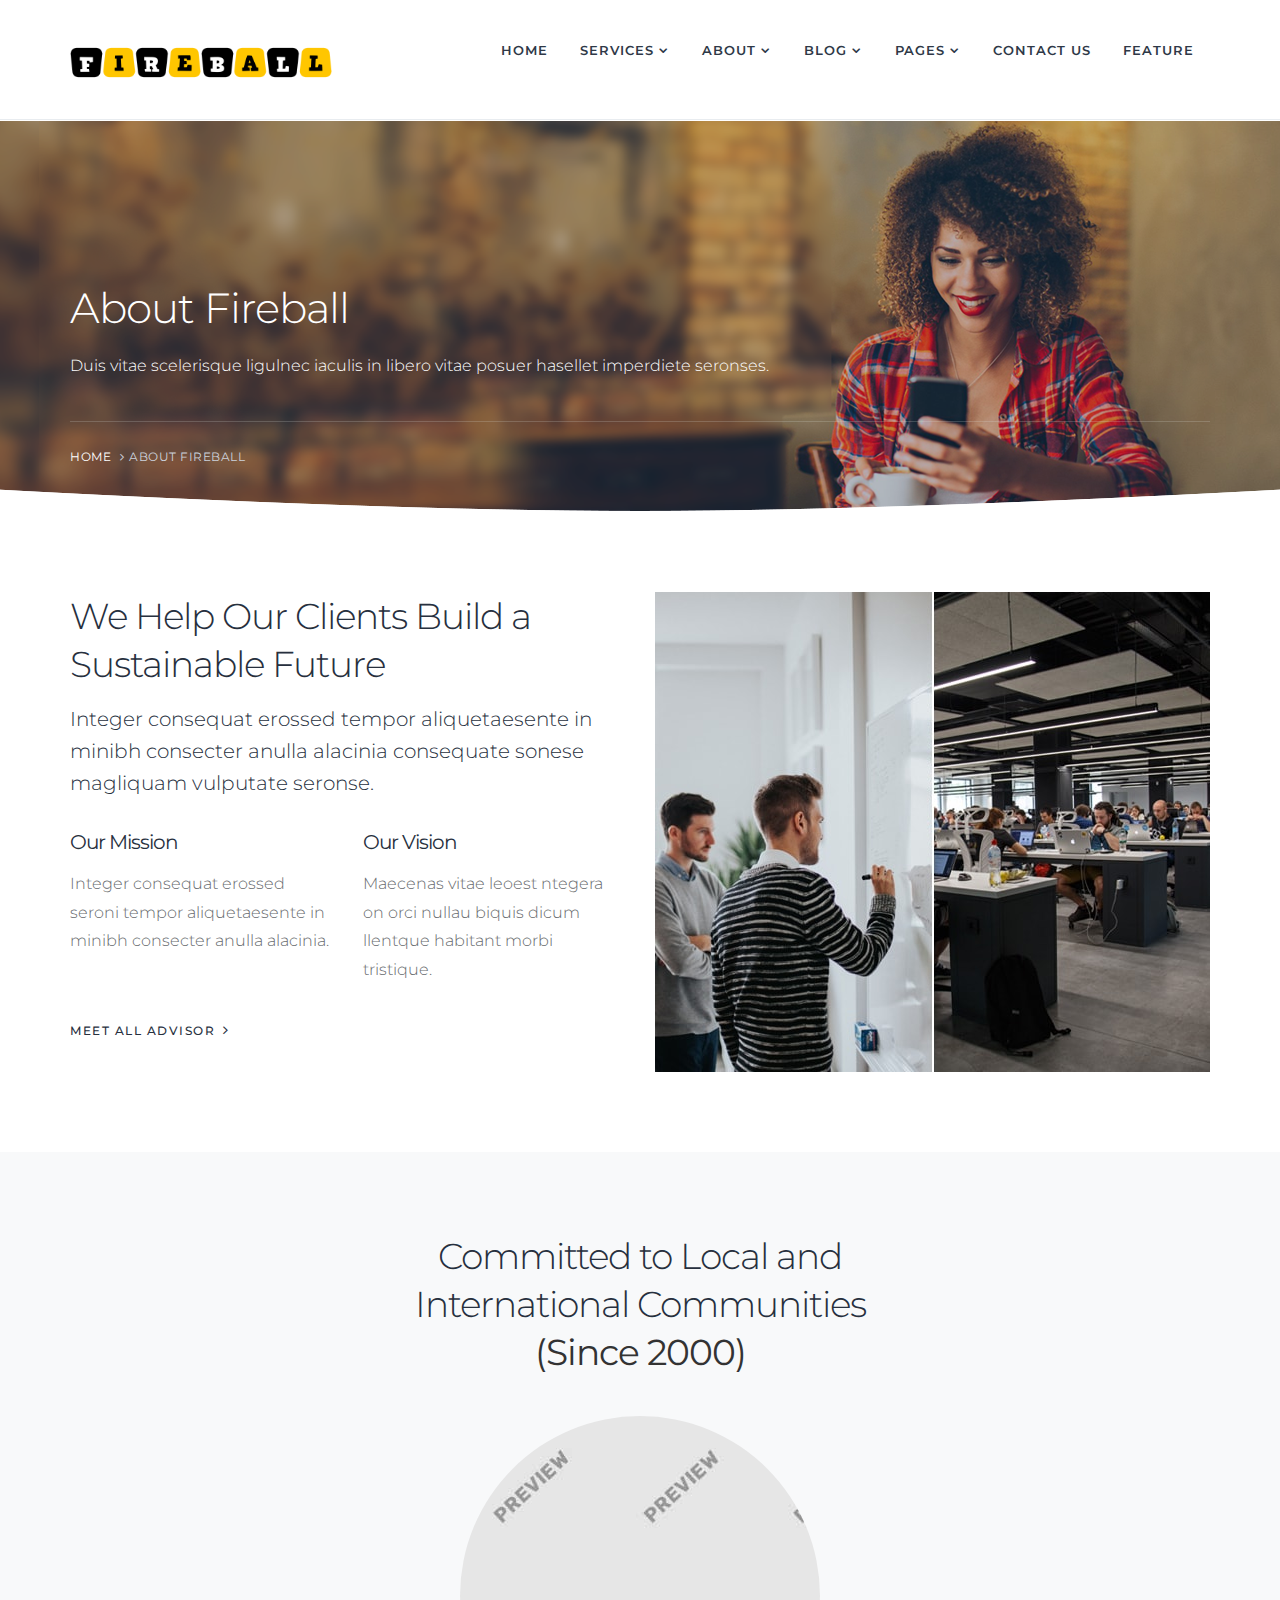
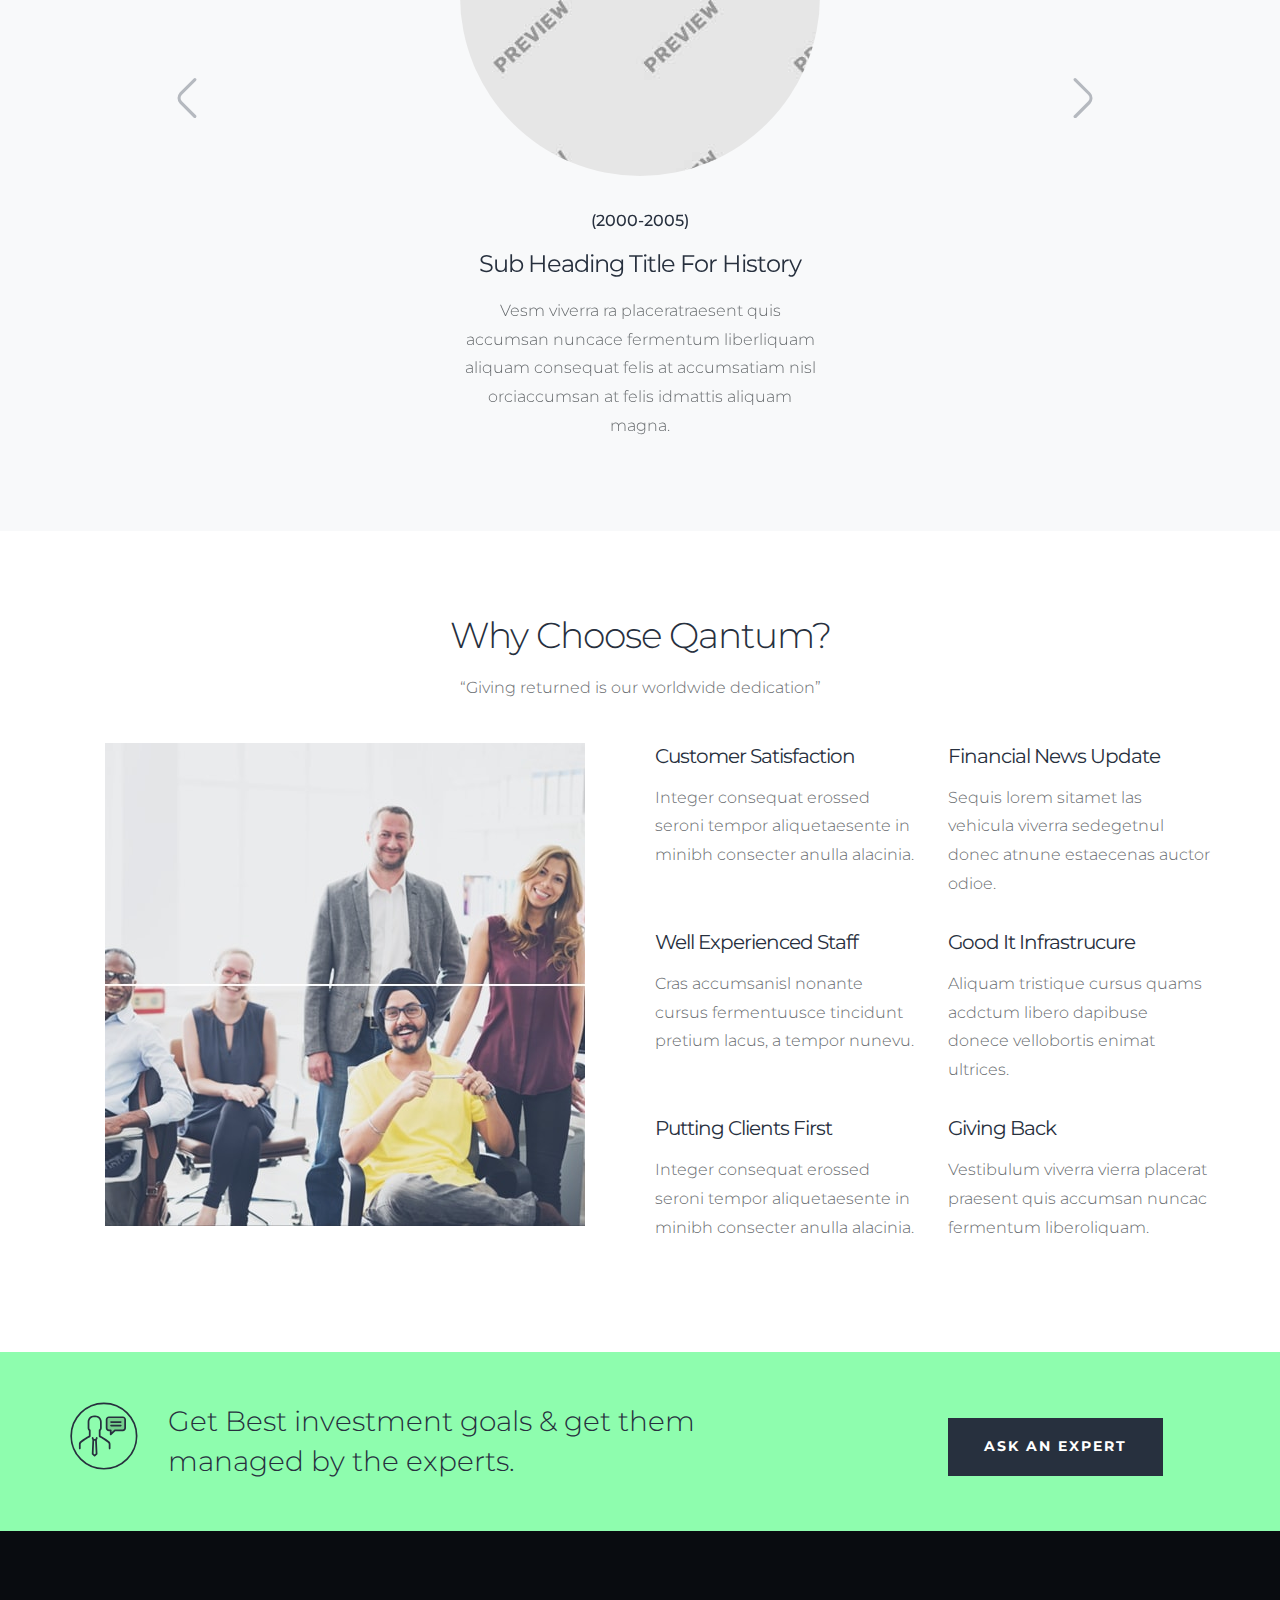
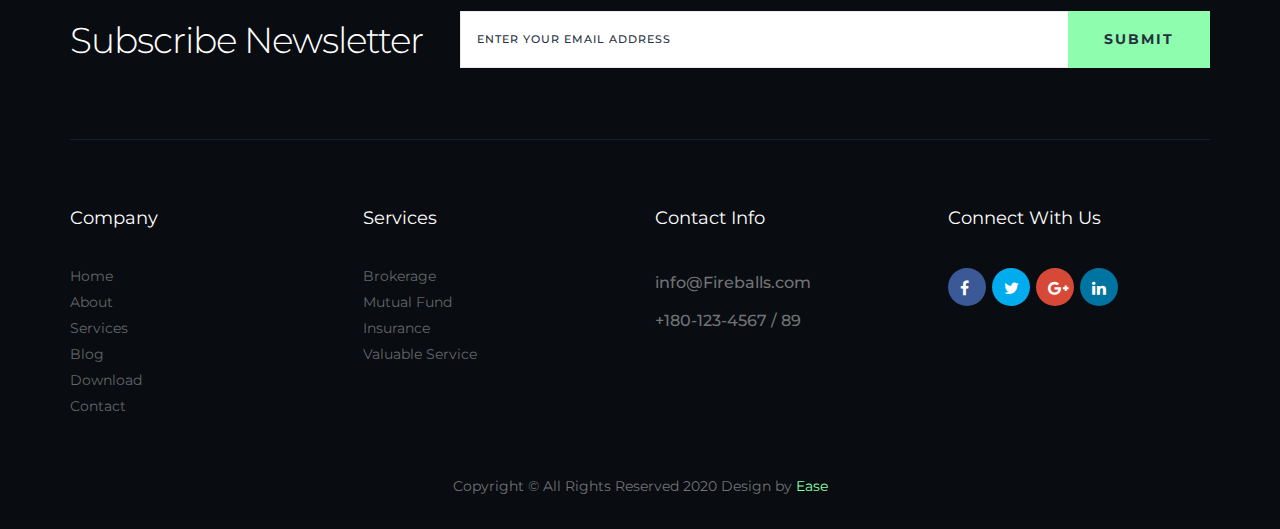
<file: about.html>
<!DOCTYPE html>
<html lang="en">

<head>
    <meta charset="utf-8">
    <meta http-equiv="X-UA-Compatible" content="IE=edge">
    <meta name="viewport" content="width=device-width, initial-scale=1">
    <!-- The above 3 meta tags *must* come first in the head; any other head content must come *after* these tags -->
    <meta name="description" content="">
    <meta name="keywords" content="">
    <title> Fireball Investment  - About Page </title>
    <!-- Bootstrap -->
    <link href="css/bootstrap.min.css" rel="stylesheet">
    <!-- Style CSS -->
    <link href="css/style.css" rel="stylesheet">
    <!-- Google Fonts -->
    <link href="https://fonts.googleapis.com/css?family=Montserrat:100,100i,200,200i,300,300i,400,400i,500,500i,600,600i,700,700i,800,800i,900,900i" rel="stylesheet">
    <!-- Owl Carousel CSS -->
    <link href="css/owl.carousel.css" rel="stylesheet">
    <link href="css/owl.theme.default.css" rel="stylesheet">
    <!-- FontAwesome CSS -->
    <link rel="stylesheet" type="text/css" href="css/fontello.css">
    <link href="css/font-awesome.min.css" rel="stylesheet">
    <!-- HTML5 shim and Respond.js for IE8 support of HTML5 elements and media queries -->
    <!-- WARNING: Respond.js doesn't work if you view the page via file:// -->
    <!--[if lt IE 9]>
      <script src="https://oss.maxcdn.com/html5shiv/3.7.3/html5shiv.min.js"></script>
      <script src="https://oss.maxcdn.com/respond/1.4.2/respond.min.js"></script>
    <![endif]-->
</head>

<body>
    <!-- header-section-->
    <div class="header-wrapper">
        <div class="container">
            <div class="row">
                <div class="col-lg-3 col-md-2 col-sm-3 col-xs-12">
                    <div class="logo">
                        <a href="index.html"><img src="./images/logo.png" alt=""> </a>
                    </div>
                </div>
                <div class="col-lg-9 col-md-10 col-sm-12 col-xs-12">
                    <!-- navigations-->
                    <div class="navigation">
                        <div id="navigation">
                            <ul>
                                <li class="active"><a href="index.html">Home</a></li>
                                <li class="has-sub"><a href="#">Services</a>
                                    <ul>
                                        <li><a href="service-list.html">Service List</a></li>
                                        <li><a href="service-single.html">Service Single</a></li>
                                    </ul>
                                </li>
                                <li class="has-sub"><a href="#">About</a>
                                    <ul>
                                        <li><a href="about.html">About</a></li>
                                        <li><a href="adviser-list.html">Adviser List</a></li>
                                    </ul>
                                </li>
                                <li class="has-sub"><a href="#">Blog</a>
                                    <ul>
                                        <li><a href="blog-default.html">Blog Default</a></li>
                                        <li><a href="blog-single.html">Blog Single</a></li>
                                    </ul>
                                </li>
                                <li class="has-sub"><a href="#">Pages</a>
                                    <ul>
                                        <li><a href="partner.html">Partner</a></li>
                                        <li><a href="download.html">Download</a> </li>
                                        <li><a href="expert-form.html">Expert Form</a> </li>
                                        <li><a href="404-page.html">404-page</a> </li>
                                        <li><a href="styleguide.html">styleguide</a> </li>
                                    </ul>
                                </li>
                                <li><a href="contact-us.html">Contact Us</a>
                                </li>
                                <li><a href="template-feature.html"> Feature</a>
                                </li>
                            </ul>
                        </div>
                    </div>
                    <!-- /.navigations-->
                </div>
            </div>
        </div>
    </div>
    <!-- /. header-section-->
    <!-- page-header -->
    <div class="page-header">
        <div class="container">
            <div class="row">
                <div class="col-lg-12 col-md-12 col-sm-12 col-xs-12">
                    <div class="page-section">
                        <h1 class="page-title">About Fireball</h1>
                        <p class="mb40">Duis vitae scelerisque ligulnec iaculis in libero vitae posuer hasellet imperdiete seronses.</P>
                        <div class="page-breadcrumb">
                            <ol class="breadcrumb">
                                <li><a href="#">Home</a></li>
                                <li>About Fireball</li>
                            </ol>
                        </div>
                    </div>
                </div>
            </div>
        </div>
    </div>
    <!-- /.page-header-->
    <!-- about -->
    <div class="content">
        <div class="container">
            <div class="row">
                <div class="col-lg-6 col-md-6 col-sm-12 col-xs-12">
                    <div class="about-section">
                        <h2>We Help Our Clients Build a Sustainable Future</h2>
                        <p class="lead">Integer consequat erossed tempor aliquetaesente in minibh consecter anulla alacinia consequate sonese magliquam vulputate seronse.</p>
                        <div class="row">
                            <div class="col-lg-6 col-md-6 col-sm-6 col-xs-12 mb30">
                                <h4>Our Mission</h4>
                                <p>Integer consequat erossed seroni tempor aliquetaesente in minibh consecter anulla alacinia.</p>
                            </div>
                            <div class="col-lg-6 col-md-6 col-sm-6 col-xs-12 mb30">
                                <h4>Our Vision</h4>
                                <p>Maecenas vitae leoest ntegera on orci nullau biquis dicum llentque habitant morbi tristique.</p>
                            </div>
                        </div>
                        <a href="#" class="btn-link mb30">Meet all advisor</a>
                    </div>
                </div>
                <div class="col-lg-6 col-md-6 col-sm-12 col-xs-12">
                    <img src="./images/about_img_1.jpg" alt="" class="img-responsive">
                </div>
            </div>
        </div>
    </div>
    <div class="space-medium bg-light">
        <div class="container">
            <div class="row">
                <div class="col-lg-offset-3 col-lg-6 col-md-offset-3 
            col-md-6 col-sm-12 col-xs-12">
                    <div class="section-title">
                        <h2>Committed to Local 
and International Communities
<strong>(Since 2000)</strong></h2>
                    </div>
                </div>
            </div>
            <div class="row">
                <div class="history-carousel">
                    <div class="owl-carousel owl-three owl-theme">
                        <div class="item">
                            <div class="col-lg-offset-4 col-lg-4 col-md-offset-3 
            col-md-6 col-sm-12 col-xs-12">
                                <div class="history-img">
                                    <img src="./images/history_img_1.jpg" alt="" class="img-circle">
                                </div>
                                <div class="history-content">
                                    <span>(2000-2005)</span>
                                    <h3>Sub Heading Title For History</h3>
                                    <p>Vesm viverra ra placeratraesent quis accumsan nuncace fermentum liberliquam aliquam consequat felis at accumsatiam nisl orciaccumsan at felis idmattis aliquam magna. </p>
                                </div>
                            </div>
                        </div>
                        <div class="item">
                            <div class="col-lg-offset-4 col-lg-4 col-md-offset-3 
            col-md-6 col-sm-12 col-xs-12">
                                <div class="history-img">
                                    <img src="./images/history_img_2.jpg" alt="" class="img-circle">
                                </div>
                                <div class="history-content">
                                    <span>(2005-2010)</span>
                                    <h3>Sub Heading Title For History</h3>
                                    <p>Vesm viverra ra placeratraesent quis accumsan nuncace fermentum liberliquam aliquam consequat felis at accumsatiam nisl orciaccumsan at felis idmattis aliquam magna. </p>
                                </div>
                            </div>
                        </div>
                        <div class="item">
                            <div class="col-lg-offset-4 col-lg-4 col-md-offset-3 
            col-md-6 col-sm-12 col-xs-12">
                                <div class="history-img">
                                    <img src="./images/history_img_3.jpg" alt="" class="img-circle">
                                </div>
                                <div class="history-content">
                                    <span>(2010-2016)</span>
                                    <h3>Sub Heading Title For History</h3>
                                    <p>Vesm viverra ra placeratraesent quis accumsan nuncace fermentum liberliquam aliquam consequat felis at accumsatiam nisl orciaccumsan at felis idmattis aliquam magna. </p>
                                </div>
                            </div>
                        </div>
                    </div>
                </div>
            </div>
        </div>
    </div>
    <div class="space-medium">
        <div class="container">
            <div class="row">
                <div class="col-lg-12 col-md-12 col-sm-12 col-xs-12">
                    <div class="section-title">
                        <h2>Why Choose Qantum?</h2>
                        <p>“Giving returned is our worldwide dedication”</p>
                    </div>
                </div>
            </div>
            <div class="row">
                <div class="col-lg-6 col-md-6 col-sm-12 col-xs-12">
                    <div class="about-img">
                        <img src="./images/about_img_2.jpg" alt="" class="img-responsive">
                    </div>
                </div>
                <div class="col-lg-6 col-md-6 col-sm-12 col-xs-12">
                    <div class="row">
                        <div class="col-lg-6 col-md-6 col-sm-6 col-xs-12">
                            <div class="mb30">
                                <h4>Customer Satisfaction</h4>
                                <p>Integer consequat erossed seroni tempor aliquetaesente in minibh consecter anulla alacinia.</p>
                            </div>
                        </div>
                        <div class="col-lg-6 col-md-6 col-sm-6 col-xs-12">
                            <div class="mb30">
                                <h4>Financial News Update</h4>
                                <p>Sequis lorem sitamet las vehicula viverra sedegetnul donec atnune estaecenas auctor odioe.</p>
                            </div>
                        </div>
                    </div>
                    <div class="row">
                        <div class="col-lg-6 col-md-6 col-sm-6 col-xs-12">
                            <div class="mb30">
                                <h4>Well Experienced Staff</h4>
                                <p>Cras accumsanisl nonante cursus fermentuusce tincidunt pretium lacus, a tempor nunevu.</p>
                            </div>
                        </div>
                        <div class="col-lg-6 col-md-6 col-sm-6 col-xs-12">
                            <div class="mb30">
                                <h4>Good It Infrastrucure</h4>
                                <p>Aliquam tristique cursus quams acdctum libero dapibuse donece vellobortis enimat ultrices.</p>
                            </div>
                        </div>
                    </div>
                    <div class="row">
                        <div class="col-lg-6 col-md-6 col-sm-6 col-xs-12">
                            <div class="mb30">
                                <h4>Putting Clients First</h4>
                                <p>Integer consequat erossed seroni tempor aliquetaesente in minibh consecter anulla alacinia.</p>
                            </div>
                        </div>
                        <div class="col-lg-6 col-md-6 col-sm-6 col-xs-12">
                            <div class="mb30">
                                <h4>Giving Back</h4>
                                <p>Vestibulum viverra vierra placerat praesent quis accumsan nuncac fermentum liberoliquam.</p>
                            </div>
                        </div>
                    </div>
                </div>
            </div>
        </div>
    </div>
    <!-- /.about -->
    <!-- cta-wrapper -->
    <div class="cta-wrapper">
        <div class="container">
            <div class="row">
                <div class="col-lg-1 col-md-1 col-sm-2 col-xs-12">
                    <div class="cta-wrapper-icon">
                        <img src="./images/advisor.svg" alt="" class="img-responsive">
                    </div>
                </div>
                <div class="col-lg-8 col-md-8 col-sm-6 col-xs-12">
                    <p class="cta-wrapper-text">Get Best investment goals &amp; get them
                        <br> managed by the experts.</p>
                </div>
                <div class="col-lg-3 col-md-3 col-sm-4 col-xs-12">
                    <a href="#" class=" btn btn-default btn-lg">ask an expert</a>
                </div>
            </div>
        </div>
    </div>
    <!-- /.cta-wrapper -->
    <!-- footer -->
    <div class="footer">
        <div class="container">
            <div class="newsletter">
                <div class="row">
                    <div class="col-lg-4 col-md-4 col-sm-12 col-xs-12">
                        <h2 class="text-white">Subscribe Newsletter</h2>
                    </div>
                    <div class="col-lg-8 col-md-8 col-sm-12 col-xs-12">
                        <form>
                            <input id="email" class="form-control" type="text" placeholder="Enter Your Email Address" required>
                            <button type="submit" class="btn btn-primary btn-lg">submit</button>
                        </form>
                    </div>
                </div>
            </div>
            <div class="row">
                <!-- footer-company-links -->
                <div class=" col-lg-3 col-md-3 col-sm-3 col-xs-12">
                    <div class="footer-widget">
                        <h3 class="footer-title">Company</h3>
                        <ul>
                            <li><a href="#">Home </a></li>
                            <li><a href="#">About</a></li>
                            <li><a href="#">Services</a></li>
                            <li><a href="#">Blog</a></li>
                            <li><a href="#">Download</a></li>
                            <li><a href="#">Contact</a></li>
                        </ul>
                    </div>
                </div>
                <!-- /.footer-services-links -->
                <!-- footer-services-links -->
                <div class=" col-lg-3 col-md-3 col-sm-3 col-xs-12">
                    <div class="footer-widget">
                        <h3 class="footer-title">Services</h3>
                        <ul>
                            <li><a href="#">Brokerage</a></li>
                            <li><a href="#">Mutual Fund</a></li>
                            <li><a href="#">Insurance</a></li>
                            <li><a href="#">Valuable Service</a></li>
                        </ul>
                    </div>
                </div>
                <!-- /.footer-services-links -->
                <!-- footer-contact links -->
                <div class=" col-lg-3 col-md-3 col-sm-3 col-xs-12">
                    <div class="footer-widget">
                        <h3 class="footer-title">Contact Info </h3>
                        <div class="contact-info">
                            <span class="contact-text">info@Fireballs.com</span>
                        </div>
                        <div class="contact-info">
                            <span class="contact-text">+180-123-4567 / 89</span>
                        </div>
                    </div>
                </div>
                <!-- /.footer-useful links -->
                <!-- footer-useful links -->
                <div class=" col-lg-3 col-md-3 col-sm-3 col-xs-12">
                    <div class="footer-widget">
                        <h3 class="footer-title">Connect With Us</h3>
                        <div class="ft-social">
                            <span><a href="#" class="btn-social btn-facebook" ><i class="fa fa-facebook"></i></a></span>
                            <span><a href="#" class="btn-social btn-twitter"><i class="fa fa-twitter"></i></a></span>
                            <span><a href="#" class="btn-social btn-googleplus"><i class="fa fa-google-plus"></i></a></span>
                            <span><a href="#" class=" btn-social btn-linkedin"><i class="fa fa-linkedin"></i></a></span>
                        </div>
                    </div>
                </div>
                <!-- /.footer-useful links -->
            </div>
        </div>
        <!-- tiny-footer -->
        <div class="container">
            <div class="row">
                <div class="tiny-footer">
                    <div class="col-lg-12 col-md-12 col-sm-12 col-xs-12">
                        <p>Copyright © All Rights Reserved 2020  Design by
                            <a href="https://easetemplate.com/" target="_blank" class="copyrightlink">Ease</a></p>
                    </div>
                </div>
            </div>
            <!-- /. tiny-footer -->
        </div>
    </div>
    <!-- /.footer -->
    <!-- jQuery (necessary for Bootstrap's JavaScript plugins) -->
    <script src="js/jquery.min.js" type="text/javascript"></script>
    <!-- Include all compiled plugins (below), or include individual files as needed -->
    <script src="js/bootstrap.min.js" type="text/javascript"></script>
    <script src="js/menumaker.js" type="text/javascript"></script>
    <script type="text/javascript" src="js/jquery.sticky.js"></script>
    <script type="text/javascript" src="js/sticky-header.js"></script>
    <script type="text/javascript" src="js/owl.carousel.min.js"></script>
    <script type="text/javascript" src="js/multiple-carousel.js"></script>
</body>

</html>
</file>
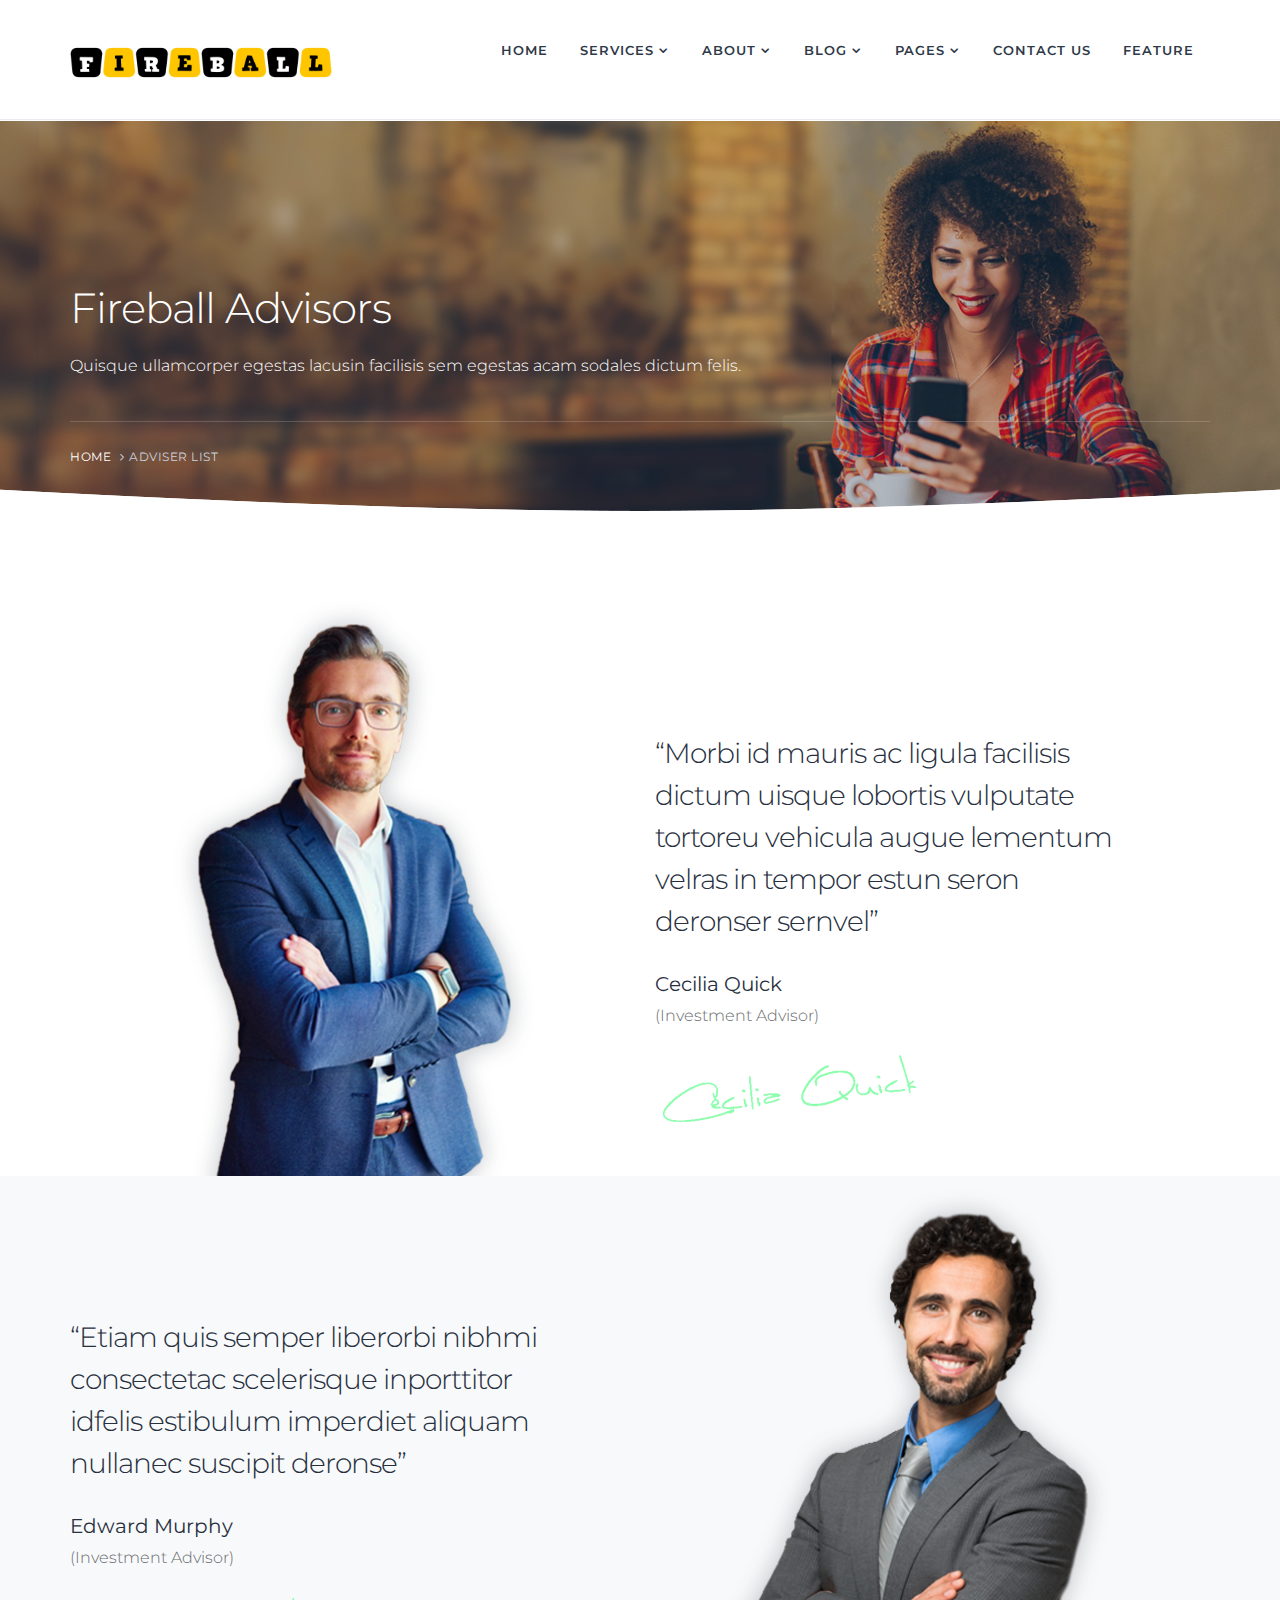
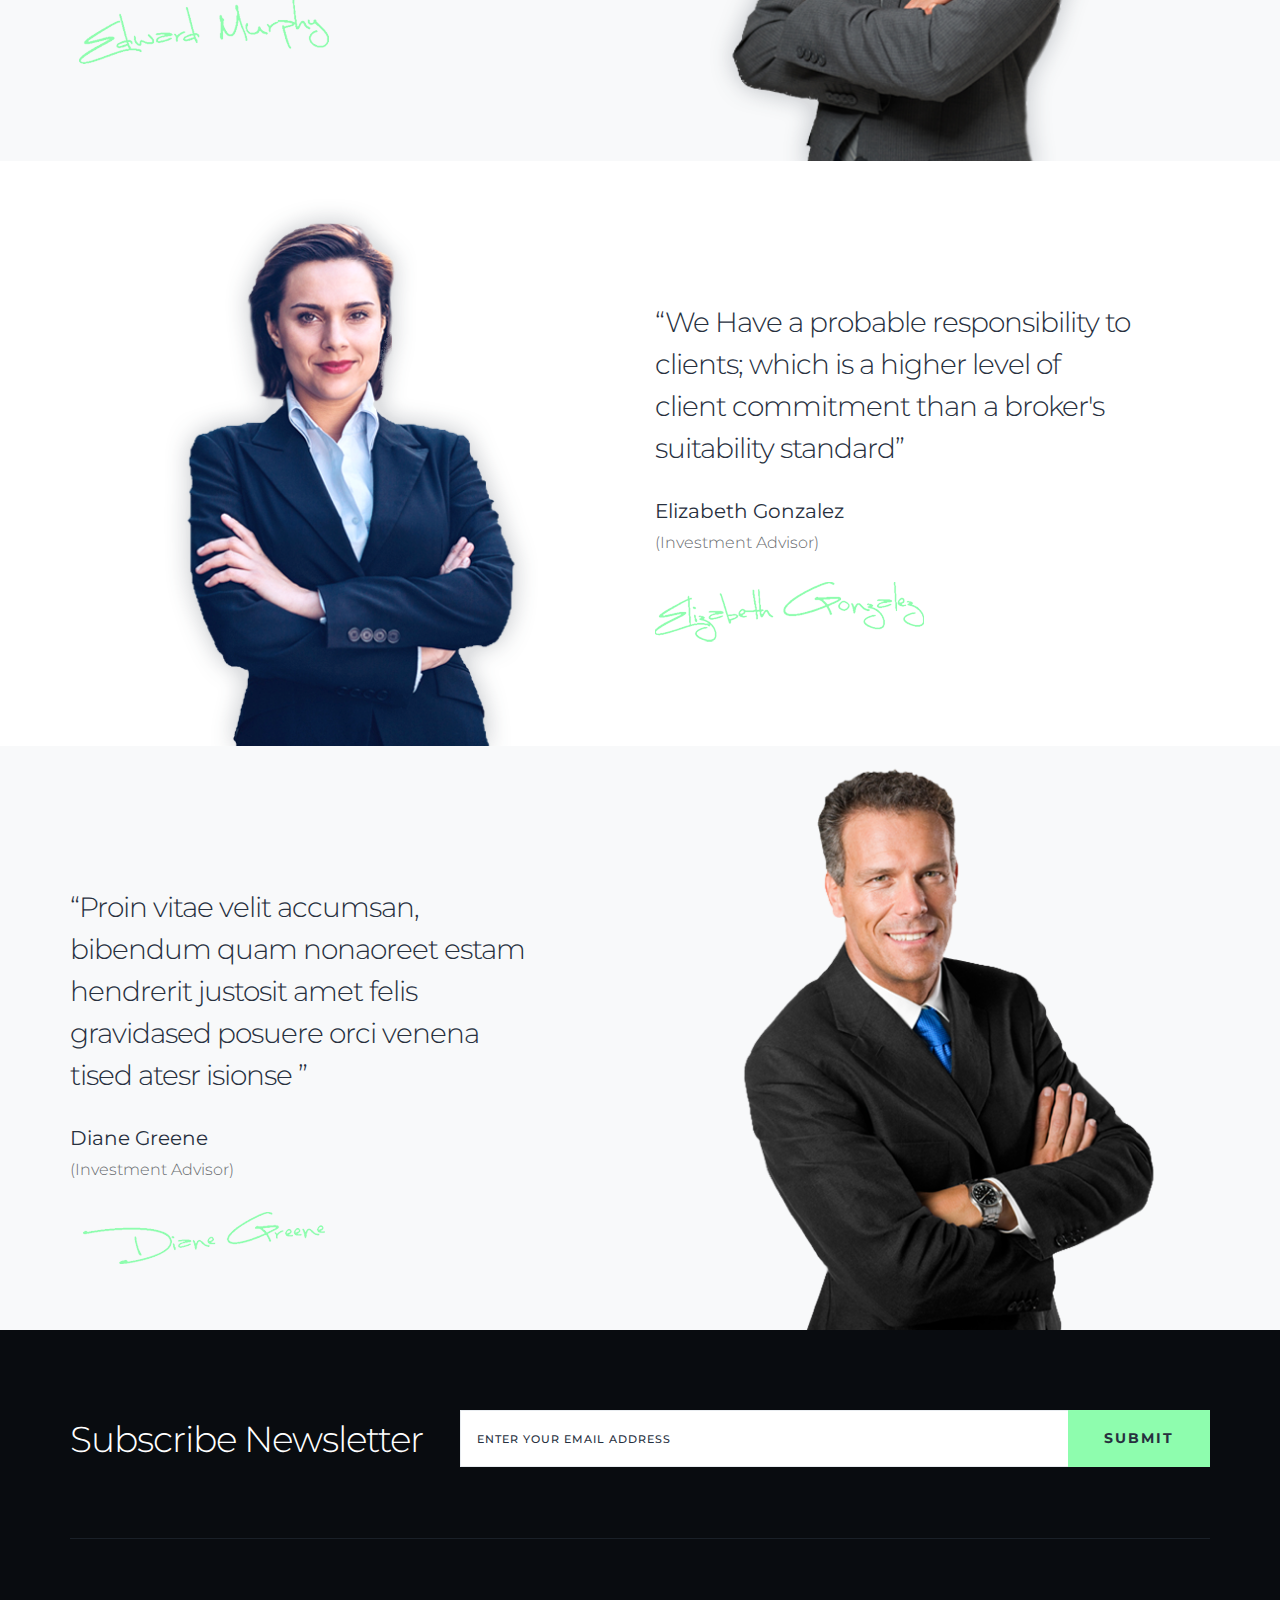
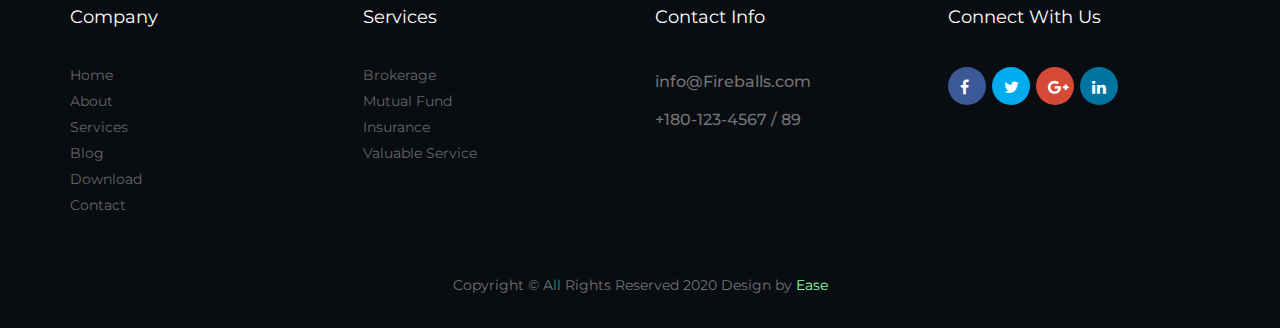
<file: adviser-list.html>
<!DOCTYPE html>
<html lang="en">

<head>
    <meta charset="utf-8">
    <meta http-equiv="X-UA-Compatible" content="IE=edge">
    <meta name="viewport" content="width=device-width, initial-scale=1">
    <!-- The above 3 meta tags *must* come first in the head; any other head content must come *after* these tags -->
    <meta name="description" content="">
    <meta name="keywords" content="">
    <title> Fireball Investment  - Adviser list Page </title>
    <!-- Bootstrap -->
    <link href="css/bootstrap.min.css" rel="stylesheet">
    <!-- Style CSS -->
    <link href="css/style.css" rel="stylesheet">
    <!-- Google Fonts -->
    <link href="https://fonts.googleapis.com/css?family=Montserrat:100,100i,200,200i,300,300i,400,400i,500,500i,600,600i,700,700i,800,800i,900,900i" rel="stylesheet">
    <!-- FontAwesome CSS -->
    <link rel="stylesheet" type="text/css" href="css/fontello.css">
    <link href="css/font-awesome.min.css" rel="stylesheet">
    <!-- HTML5 shim and Respond.js for IE8 support of HTML5 elements and media queries -->
    <!-- WARNING: Respond.js doesn't work if you view the page via file:// -->
    <!--[if lt IE 9]>
      <script src="https://oss.maxcdn.com/html5shiv/3.7.3/html5shiv.min.js"></script>
      <script src="https://oss.maxcdn.com/respond/1.4.2/respond.min.js"></script>
    <![endif]-->
</head>

<body>
    <!-- header-section-->
    <div class="header-wrapper">
        <div class="container">
            <div class="row">
                <div class="col-lg-3 col-md-2 col-sm-3 col-xs-12">
                    <div class="logo">
                        <a href="index.html"><img src="./images/logo.png" alt=""> </a>
                    </div>
                </div>
                <div class="col-lg-9 col-md-10 col-sm-12 col-xs-12">
                    <!-- navigations-->
                    <div class="navigation">
                        <div id="navigation">
                            <ul>
                                <li class="active"><a href="index.html">Home</a></li>
                                <li class="has-sub"><a href="#">Services</a>
                                    <ul>
                                        <li><a href="service-list.html">Service List</a></li>
                                        <li><a href="service-single.html">Service Single</a></li>
                                    </ul>
                                </li>
                                <li class="has-sub"><a href="#">About</a>
                                    <ul>
                                         <li><a href="about.html">About</a></li>
 <li><a href="adviser-list.html">Adviser List</a></li>
                                    </ul>
                                </li>
                                <li class="has-sub"><a href="#">Blog</a>
                                    <ul>
                                        <li><a href="blog-default.html">Blog Default</a></li>
                                        <li><a href="blog-single.html">Blog Single</a></li>
                                    </ul>
                                </li>
                                <li class="has-sub"><a href="#">Pages</a>
                                    <ul>
                                        <li><a href="partner.html">Partner</a></li>
                                        <li><a href="download.html">Download</a> </li>
                                        <li><a href="expert-form.html">Expert Form</a> </li>
                                        <li><a href="404-page.html">404-page</a> </li>
                                        <li><a href="styleguide.html">styleguide</a> </li>
                                    </ul>
                                </li>
                                <li><a href="contact-us.html">Contact Us</a>
                                </li>
                                <li><a href="template-feature.html"> Feature</a>
                                </li>
                            </ul>
                        </div>
                    </div>
                    <!-- /.navigations-->
                </div>
            </div>
        </div>
    </div>
    <!-- /. header-section-->
    <!-- page-header -->
    <div class="page-header">
        <div class="container">
            <div class="row">
                <div class="col-lg-12 col-md-12 col-sm-12 col-xs-12">
                    <div class="page-section">
                        <h1 class="page-title">Fireball Advisors</h1>
                        <p class="mb40">Quisque ullamcorper egestas lacusin facilisis sem egestas acam sodales dictum felis.</P>
                        <div class="page-breadcrumb">
                            <ol class="breadcrumb">
                                <li><a href="#">Home</a></li>
                                <li>adviser list</li>
                            </ol>
                        </div>
                    </div>
                </div>
            </div>
        </div>
    </div>
    <!-- /.page-header-->
    <!-- investment advisor -->
    <div class="advisor-wrapper">
        <div class="container">
            <div class="row">
                <div class="col-lg-12 col-md-12 col-sm-12 col-xs-12">
                    <div class="advisor-block">
                        <div class="row">
                            <div class="col-lg-6 col-md-6 col-sm-6 col-xs-12">
                                <div class="advisor-img">
                                    <img src="./images/advisor_4.png" alt="">
                                </div>
                            </div>
                            <div class="col-lg-6 col-md-6 col-sm-6 col-xs-12">
                                <div class="advisor-content">
                                    <p class="advisor-text">“Morbi id mauris ac ligula facilisis dictum uisque lobortis vulputate tortoreu vehicula augue lementum velras in tempor estun seron deronser sernvel”</p>
                                    <p class="advisor-meta">Cecilia Quick</p>
                                    <p>(Investment Advisor)</p>
                                    <div class="sign-icon">
                                        <img src="./images/sign_4.png" alt="" class="img-responsive">
                                    </div>
                                </div>
                            </div>
                        </div>
                    </div>
                </div>
            </div>
        </div>
        <div class="bg-light">
            <div class="container">
                <div class="row">
                    <div class="col-lg-12 col-md-12 col-sm-12 col-xs-12">
                        <div class="advisor-block">
                            <div class="row">
                                <div class="col-lg-6 col-md-6 col-sm-6 col-xs-12">
                                    <div class="advisor-content">
                                        <p class="advisor-text">“Etiam quis semper liberorbi nibhmi consectetac scelerisque inporttitor idfelis estibulum imperdiet aliquam nullanec suscipit deronse”</p>
                                        <p class="advisor-meta">Edward Murphy</p>
                                        <p>(Investment Advisor)</p>
                                        <div class="sign-icon">
                                            <img src="./images/sign_2.png" alt="" class="img-responsive">
                                        </div>
                                    </div>
                                </div>
                                <div class="col-lg-6 col-md-6 col-sm-6 col-xs-12">
                                    <div class="advisor-img">
                                        <img src="./images/advisor_2.png" alt="">
                                    </div>
                                </div>
                            </div>
                        </div>
                    </div>
                </div>
            </div>
        </div>
        <div class="container">
            <div class="row">
                <div class="col-lg-12 col-md-12 col-sm-12 col-xs-12">
                    <div class="advisor-block">
                        <div class="row">
                            <div class="col-lg-6 col-md-6 col-sm-6 col-xs-12">
                                <div class="advisor-img">
                                    <img src="./images/advisor_3.png" alt="">
                                </div>
                            </div>
                            <div class="col-lg-6 col-md-6 col-sm-6 col-xs-12">
                                <div class="advisor-content">
                                    <p class="advisor-text">“We Have a probable responsibility to clients; which is a higher level of client commitment than a broker's suitability standard”</p>
                                    <p class="advisor-meta">Elizabeth Gonzalez</p>
                                    <p>(Investment Advisor)</p>
                                    <div class="sign-icon">
                                        <img src="./images/sign_3.png" alt="" class="img-responsive">
                                    </div>
                                </div>
                            </div>
                        </div>
                    </div>
                </div>
            </div>
        </div>
        <div class="bg-light">
            <div class="container">
                <div class="row">
                    <div class="col-lg-12 col-md-12 col-sm-12 col-xs-12">
                        <div class="advisor-block">
                            <div class="row">
                                <div class="col-lg-6 col-md-6 col-sm-6 col-xs-12">
                                    <div class="advisor-content">
                                        <p class="advisor-text">“Proin vitae velit accumsan, bibendum quam nonaoreet estam hendrerit justosit amet felis gravidased posuere orci venena tised atesr isionse ”</p>
                                        <p class="advisor-meta">Diane Greene</p>
                                        <p>(Investment Advisor)</p>
                                        <div class="sign-icon">
                                            <img src="./images/sign_1.png" alt="" class="img-responsive">
                                        </div>
                                    </div>
                                </div>
                                <div class="col-lg-6 col-md-6 col-sm-6 col-xs-12">
                                    <div class="advisor-img">
                                        <img src="./images/advisor_1.png" alt="">
                                    </div>
                                </div>
                            </div>
                        </div>
                    </div>
                </div>
            </div>
        </div>
    </div>
    <!-- /.investment advisor -->
    <!-- footer -->
    <div class="footer">
        <div class="container">
            <div class="newsletter">
                <div class="row">
                    <div class="col-lg-4 col-md-4 col-sm-12 col-xs-12">
                        <h2 class="text-white">Subscribe Newsletter</h2>
                    </div>
                    <div class="col-lg-8 col-md-8 col-sm-12 col-xs-12">
                        <form>
                            <input id="email" class="form-control" type="text" placeholder="Enter Your Email Address" required>
                            <button type="submit" class="btn btn-primary btn-lg">submit</button>
                        </form>
                    </div>
                </div>
            </div>
            <div class="row">
                <!-- footer-company-links -->
                <div class=" col-lg-3 col-md-3 col-sm-3 col-xs-12">
                    <div class="footer-widget">
                        <h3 class="footer-title">Company</h3>
                        <ul>
                            <li><a href="#">Home </a></li>
                            <li><a href="#">About</a></li>
                            <li><a href="#">Services</a></li>
                            <li><a href="#">Blog</a></li>
                            <li><a href="#">Download</a></li>
                            <li><a href="#">Contact</a></li>
                        </ul>
                    </div>
                </div>
                <!-- /.footer-services-links -->
                <!-- footer-services-links -->
                <div class=" col-lg-3 col-md-3 col-sm-3 col-xs-12">
                    <div class="footer-widget">
                        <h3 class="footer-title">Services</h3>
                        <ul>
                            <li><a href="#">Brokerage</a></li>
                            <li><a href="#">Mutual Fund</a></li>
                            <li><a href="#">Insurance</a></li>
                            <li><a href="#">Valuable Service</a></li>
                        </ul>
                    </div>
                </div>
                <!-- /.footer-services-links -->
                <!-- footer-contact links -->
                <div class=" col-lg-3 col-md-3 col-sm-3 col-xs-12">
                    <div class="footer-widget">
                        <h3 class="footer-title">Contact Info </h3>
                        <div class="contact-info">
                            <span class="contact-text">info@Fireballs.com</span>
                        </div>
                        <div class="contact-info">
                            <span class="contact-text">+180-123-4567 / 89</span>
                        </div>
                    </div>
                </div>
                <!-- /.footer-useful links -->
                <!-- footer-useful links -->
                <div class=" col-lg-3 col-md-3 col-sm-3 col-xs-12">
                    <div class="footer-widget">
                        <h3 class="footer-title">Connect With Us</h3>
                        <div class="ft-social">
                            <span><a href="#" class="btn-social btn-facebook" ><i class="fa fa-facebook"></i></a></span>
                            <span><a href="#" class="btn-social btn-twitter"><i class="fa fa-twitter"></i></a></span>
                            <span><a href="#" class="btn-social btn-googleplus"><i class="fa fa-google-plus"></i></a></span>
                            <span><a href="#" class=" btn-social btn-linkedin"><i class="fa fa-linkedin"></i></a></span>
                        </div>
                    </div>
                </div>
                <!-- /.footer-useful links -->
            </div>
        </div>
        <!-- tiny-footer -->
        <div class="container">
            <div class="row">
                <div class="tiny-footer">
                    <div class="col-lg-12 col-md-12 col-sm-12 col-xs-12">
                        <p>Copyright © All Rights Reserved 2020  Design by
                            <a href="https://easetemplate.com/" target="_blank" class="copyrightlink">Ease</a></p>
                    </div>
                </div>
            </div>
            <!-- /. tiny-footer -->
        </div>
    </div>
    <!-- /.footer -->
    <!-- jQuery (necessary for Bootstrap's JavaScript plugins) -->
    <script src="js/jquery.min.js" type="text/javascript"></script>
    <!-- Include all compiled plugins (below), or include individual files as needed -->
    <script src="js/bootstrap.min.js" type="text/javascript"></script>
    <script src="js/menumaker.js" type="text/javascript"></script>
    <script type="text/javascript" src="js/jquery.sticky.js"></script>
    <script type="text/javascript" src="js/sticky-header.js"></script>
</body>

</html>
</file>
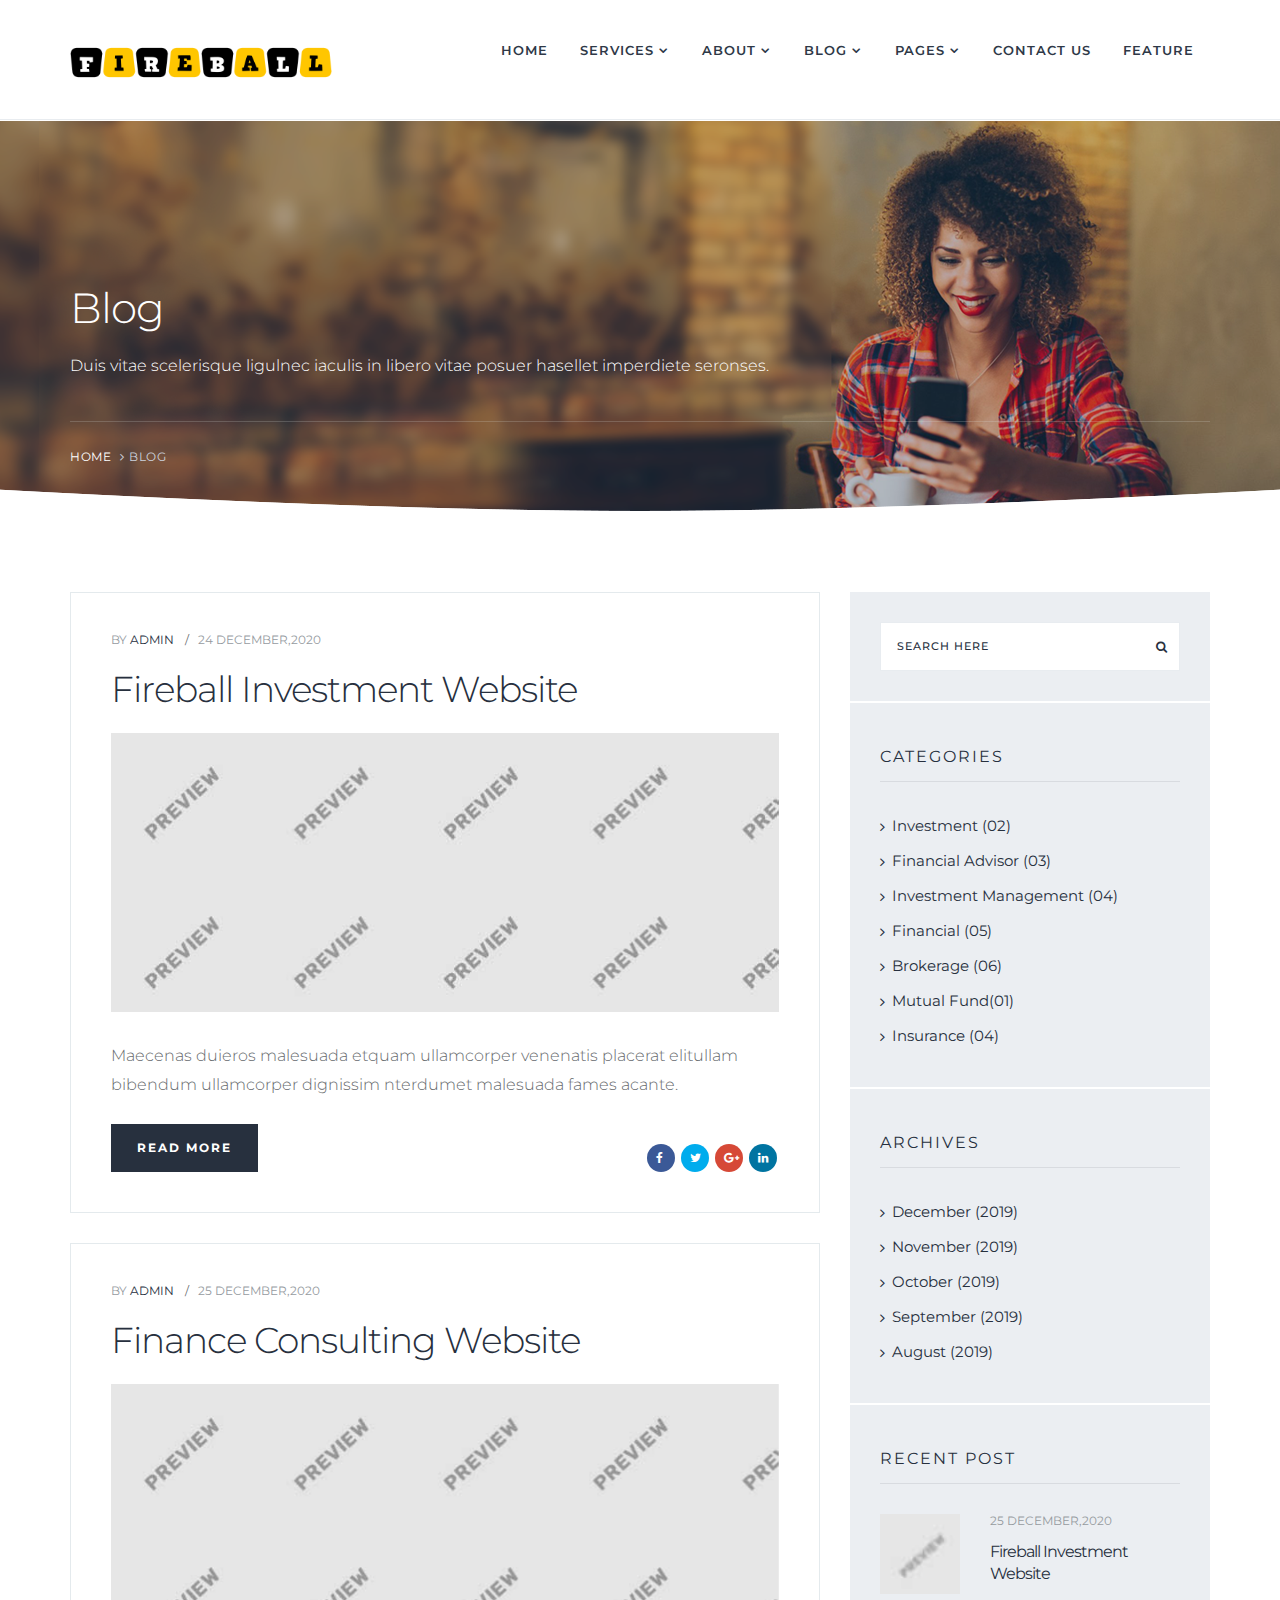
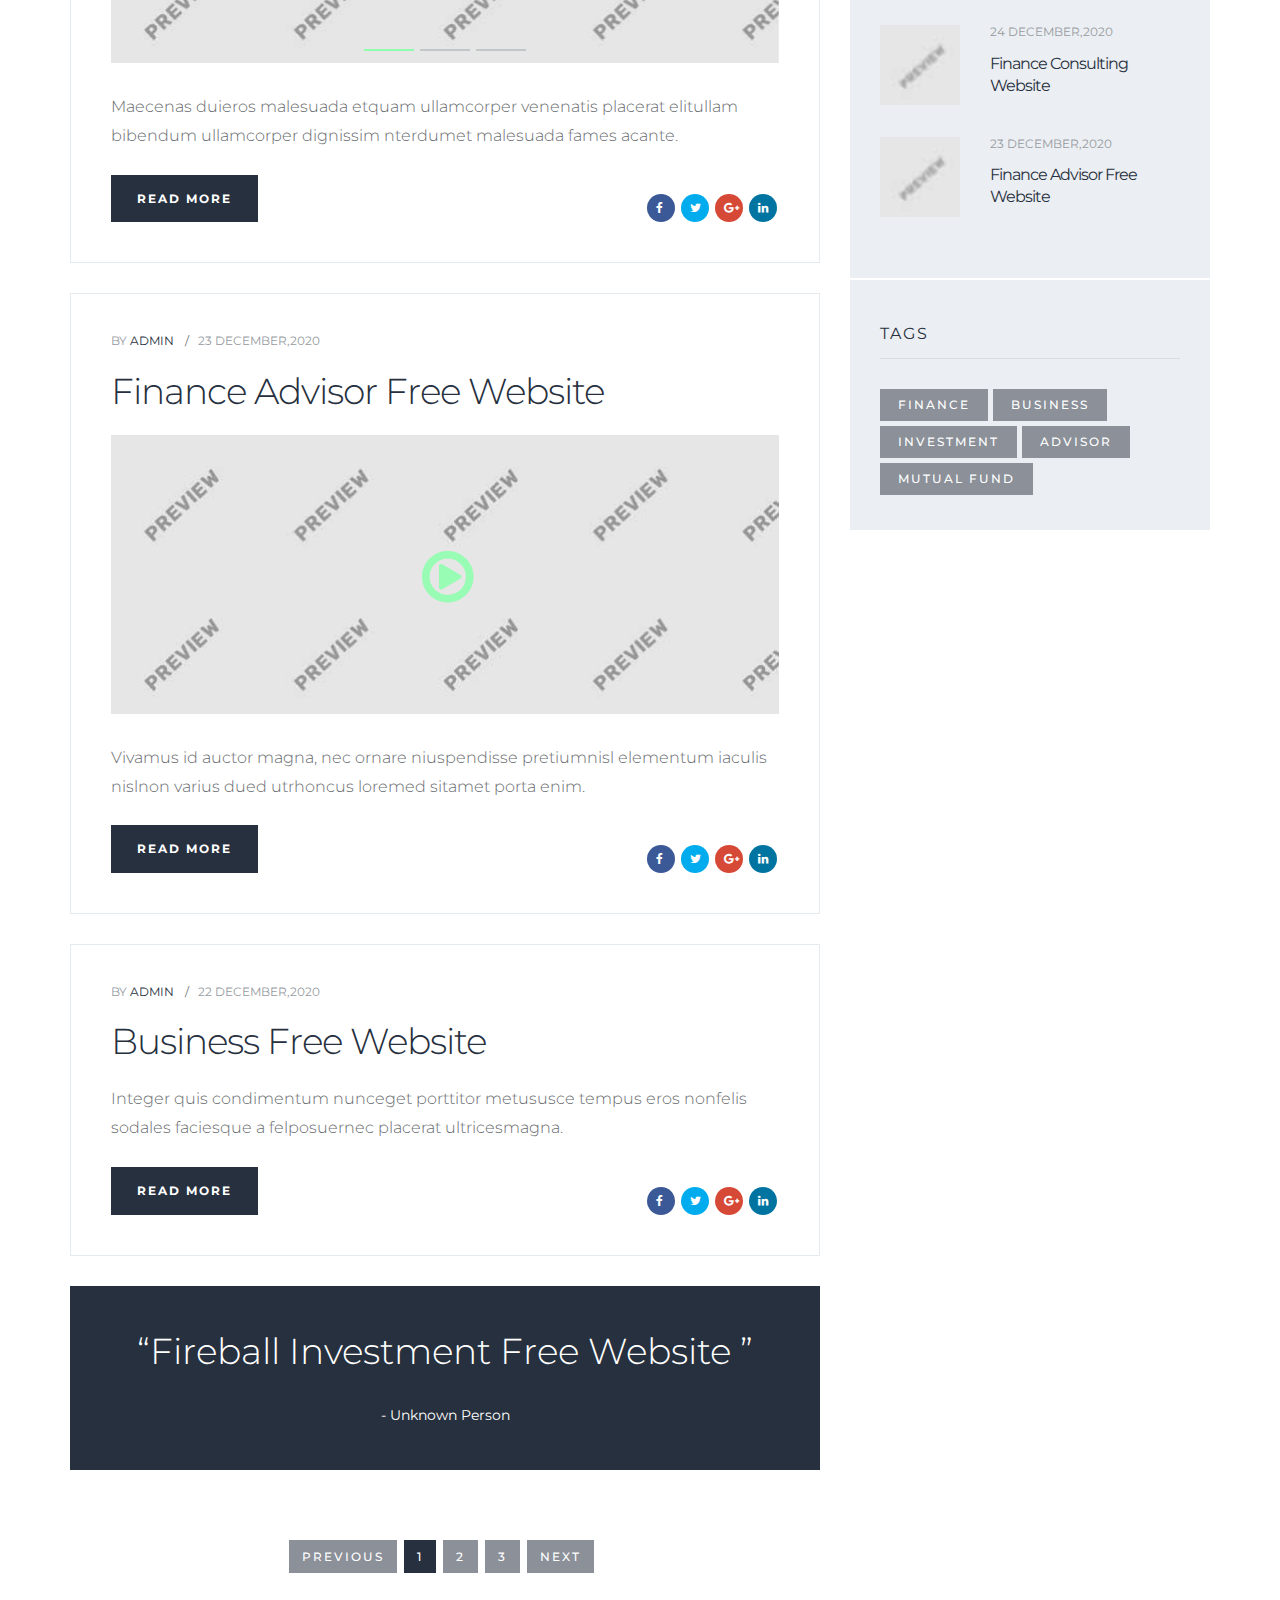
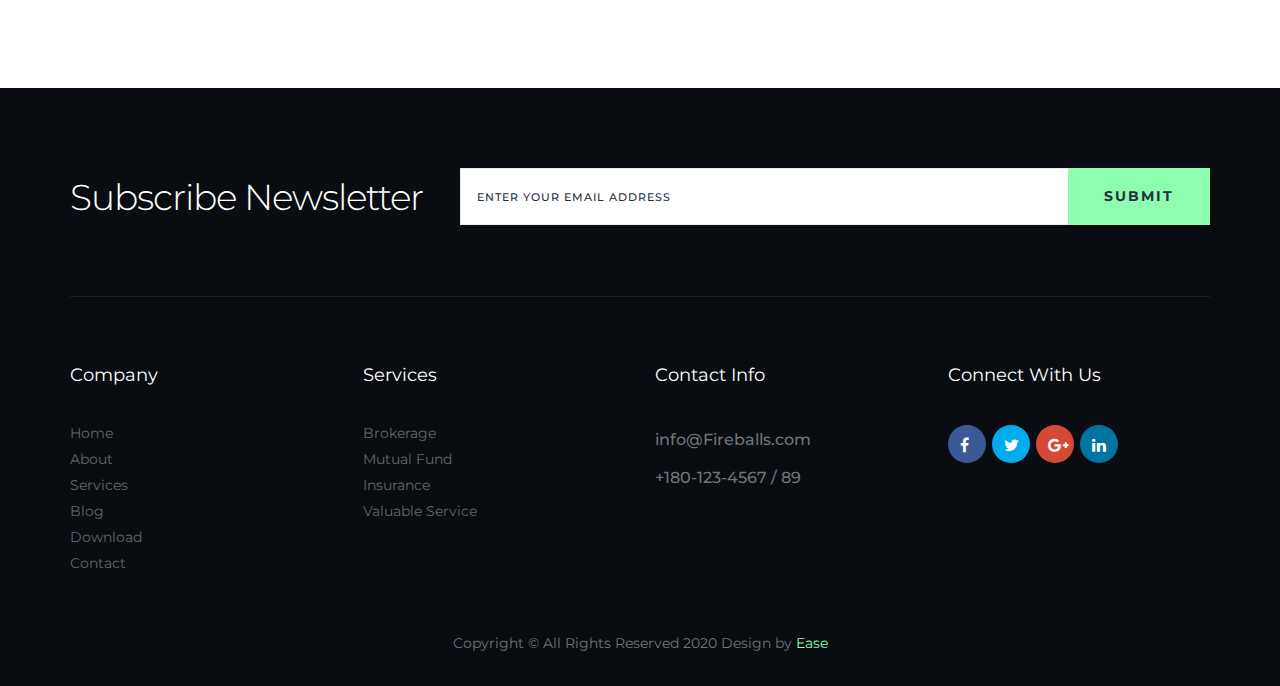
<file: blog-default.html>
<!DOCTYPE html>
<html lang="en">

<head>
    <meta charset="utf-8">
    <meta http-equiv="X-UA-Compatible" content="IE=edge">
    <meta name="viewport" content="width=device-width, initial-scale=1">
    <!-- The above 3 meta tags *must* come first in the head; any other head content must come *after* these tags -->
    <meta name="description" content="">
    <meta name="keywords" content="">
    <title> Fireball Investment  - Styleguide Page </title>
    <!-- Bootstrap -->
    <link href="css/bootstrap.min.css" rel="stylesheet">
    <!-- Style CSS -->
    <link href="css/style.css" rel="stylesheet">
    <!-- Google Fonts -->
    <link href="https://fonts.googleapis.com/css?family=Montserrat:100,100i,200,200i,300,300i,400,400i,500,500i,600,600i,700,700i,800,800i,900,900i" rel="stylesheet">
    <!-- Owl Carousel CSS -->
    <link href="css/owl.carousel.css" rel="stylesheet">
    <link href="css/owl.theme.default.css" rel="stylesheet">
    <!-- FontAwesome CSS -->
    <link rel="stylesheet" type="text/css" href="css/fontello.css">
    <link href="css/font-awesome.min.css" rel="stylesheet">
    <!-- HTML5 shim and Respond.js for IE8 support of HTML5 elements and media queries -->
    <!-- WARNING: Respond.js doesn't work if you view the page via file:// -->
    <!--[if lt IE 9]>
      <script src="https://oss.maxcdn.com/html5shiv/3.7.3/html5shiv.min.js"></script>
      <script src="https://oss.maxcdn.com/respond/1.4.2/respond.min.js"></script>
    <![endif]-->
</head>

<body>
    <!-- header-section-->
    <div class="header-wrapper">
        <div class="container">
            <div class="row">
                <div class="col-lg-3 col-md-2 col-sm-3 col-xs-12">
                    <div class="logo">
                        <a href="index.html"><img src="./images/logo.png" alt=""> </a>
                    </div>
                </div>
                <div class="col-lg-9 col-md-10 col-sm-12 col-xs-12">
                    <!-- navigations-->
                    <div class="navigation">
                        <div id="navigation">
                            <ul>
                                <li class="active"><a href="index.html">Home</a></li>
                                <li class="has-sub"><a href="#">Services</a>
                                    <ul>
                                        <li><a href="service-list.html">Service List</a></li>
                                        <li><a href="service-single.html">Service Single</a></li>
                                    </ul>
                                </li>
                                <li class="has-sub"><a href="#">About</a>
                                    <ul>
                                        <li><a href="about.html">About</a></li>
                                        <li><a href="adviser-list.html">Adviser List</a></li>
                                    </ul>
                                </li>
                                <li class="has-sub"><a href="#">Blog</a>
                                    <ul>
                                        <li><a href="blog-default.html">Blog Default</a></li>
                                        <li><a href="blog-single.html">Blog Single</a></li>
                                    </ul>
                                </li>
                                <li class="has-sub"><a href="#">Pages</a>
                                    <ul>
                                        <li><a href="partner.html">Partner</a></li>
                                        <li><a href="download.html">Download</a> </li>
                                        <li><a href="expert-form.html">Expert Form</a> </li>
                                        <li><a href="404-page.html">404-page</a> </li>
                                        <li><a href="styleguide.html">styleguide</a> </li>
                                    </ul>
                                </li>
                                <li><a href="contact-us.html">Contact Us</a>
                                </li>
                                <li><a href="template-feature.html"> Feature</a>
                                </li>
                            </ul>
                        </div>
                    </div>
                    <!-- /.navigations-->
                </div>
            </div>
        </div>
    </div>
    <!-- /. header-section-->
    <!-- page-header -->
    <div class="page-header">
        <div class="container">
            <div class="row">
                <div class="col-lg-12 col-md-12 col-sm-12 col-xs-12">
                    <div class="page-section">
                        <h1 class="page-title">Blog</h1>
                        <p class="mb40">Duis vitae scelerisque ligulnec iaculis in libero vitae posuer hasellet imperdiete seronses.</P>
                        <div class="page-breadcrumb">
                            <ol class="breadcrumb">
                                <li><a href="#">Home</a></li>
                                <li>Blog</li>
                            </ol>
                        </div>
                    </div>
                </div>
            </div>
        </div>
    </div>
    <!-- /.page-header-->
    <!-- blog default -->
    <div class="content">
        <div class="container">
            <div class="row">
                <div class="col-lg-8 col-md-8 col-sm-8 col-xs-12">
                    <div class="row">
                        <div class="col-lg-12 col-sm-12 col-md-12 col-xs-12 ">
                            <div class="post-block">
                                <div class="post-content">
                                    <div class="meta">
                                        <span class="meta-admin">By <a href="#" class="meta-link">Admin</a></span>
                                        <span>/</span> &nbsp;
                                        <span class="meta-date">24 December,2020</span>
                                    </div>
                                    <h2 class="mb20"><a href="#" class="title">Fireball Investment Website</a></h2>
                                    <div class="post-img">
                                        <a href="#" class="imghover"><img src="./images/post_img_1.jpg" alt="" class="img-responsive"></a>
                                    </div>
                                    <!-- post block -->
                                    <p>Maecenas duieros malesuada etquam ullamcorper venenatis placerat elitullam bibendum ullamcorper dignissim nterdumet malesuada fames acante.</p>
                                    <div class="post-btn">
                                        <a href="#" class="btn btn-default">read more</a>
                                        <div class="social-icon">
                                            <span><a href="#" class="btn-social btn-facebook" ><i class="fa fa-facebook"></i></a></span>
                                            <span><a href="#" class="btn-social btn-twitter"><i class="fa fa-twitter"></i></a></span>
                                            <span><a href="#" class="btn-social btn-googleplus"><i class="fa fa-google-plus"></i></a></span>
                                            <span><a href="#" class=" btn-social btn-linkedin"><i class="fa fa-linkedin"></i></a></span>
                                        </div>
                                    </div>
                                </div>
                            </div>
                        </div>
                        <div class="col-lg-12 col-sm-12 col-md-12 col-xs-12 ">
                            <div class="post-block">
                                <div class="post-content">
                                    <div class="meta">
                                        <span class="meta-admin">By <a href="#" class="meta-link">Admin</a></span>
                                        <span>/</span> &nbsp;
                                        <span class="meta-date">25 December,2020</span>
                                    </div>
                                    <h2 class="mb20"><a href="#" class="title">Finance Consulting Website </a></h2>
                                    <div class="post-gallery">
                                        <div class="owl-carousel owl-two owl-theme">
                                            <div class="item">
                                                <div class="post-img">
                                                    <a href="#">
                        <img src="./images/post_img_1.jpg" alt="" class="img-responsive"></a>
                                                </div>
                                            </div>
                                            <div class="item">
                                                <div class="post-img">
                                                    <a href="#">
                        <img src="./images/post_img_2.jpg" alt="" class="img-responsive"></a>
                                                </div>
                                            </div>
                                            <div class="item">
                                                <div class="post-img">
                                                    <a href="#">
                        <img src="./images/post_img_3.jpg" alt="" class="img-responsive"></a>
                                                </div>
                                            </div>
                                        </div>
                                    </div>
                                    <!-- post block -->
                                    <p>Maecenas duieros malesuada etquam ullamcorper venenatis placerat elitullam bibendum ullamcorper dignissim nterdumet malesuada fames acante.</p>
                                    <div class="post-btn">
                                        <a href="#" class="btn btn-default">read more</a>
                                        <div class="social-icon">
                                            <span><a href="#" class="btn-social btn-facebook" ><i class="fa fa-facebook"></i></a></span>
                                            <span><a href="#" class="btn-social btn-twitter"><i class="fa fa-twitter"></i></a></span>
                                            <span><a href="#" class="btn-social btn-googleplus"><i class="fa fa-google-plus"></i></a></span>
                                            <span><a href="#" class=" btn-social btn-linkedin"><i class="fa fa-linkedin"></i></a></span>
                                        </div>
                                    </div>
                                </div>
                            </div>
                        </div>
                        <div class="col-lg-12 col-sm-12 col-md-12 col-xs-12 ">
                            <div class="post-block">
                                <div class="post-content">
                                    <div class="meta">
                                        <span class="meta-admin">By <a href="#" class="meta-link">Admin</a></span>
                                        <span>/</span> &nbsp;
                                        <span class="meta-date">23 December,2020</span>
                                    </div>
                                    <h2 class="mb20"><a href="#" class="title">Finance Advisor Free Website </a></h2>
                                    <div class="post-img">
                                        <a href="#">
                        <img src="./images/post_img_3.jpg" alt="" class="img-responsive"></a>
                                        <div><a href="#" class="video-btn"><i class="fa fa-play-circle-o "></i></a></div>
                                    </div>
                                    <!-- post block -->
                                    <p>Vivamus id auctor magna, nec ornare niuspendisse pretiumnisl elementum iaculis nislnon varius dued utrhoncus loremed sitamet porta enim. </p>
                                    <div class="post-btn">
                                        <a href="#" class="btn btn-default">read more</a>
                                        <div class="social-icon">
                                            <span><a href="#" class="btn-social btn-facebook" ><i class="fa fa-facebook"></i></a></span>
                                            <span><a href="#" class="btn-social btn-twitter"><i class="fa fa-twitter"></i></a></span>
                                            <span><a href="#" class="btn-social btn-googleplus"><i class="fa fa-google-plus"></i></a></span>
                                            <span><a href="#" class=" btn-social btn-linkedin"><i class="fa fa-linkedin"></i></a></span>
                                        </div>
                                    </div>
                                </div>
                            </div>
                        </div>
                        <div class="col-lg-12 col-sm-12 col-md-12 col-xs-12 ">
                            <div class="post-block">
                                <div class="post-content">
                                    <div class="meta">
                                        <span class="meta-admin">By <a href="#" class="meta-link">Admin</a></span>
                                        <span>/</span> &nbsp;
                                        <span class="meta-date">22 December,2020</span>
                                    </div>
                                    <h2 class="mb20"><a href="#" class="title">Business Free Website </a></h2>
                                    <!-- post block -->
                                    <p>Integer quis condimentum nunceget porttitor metususce tempus eros nonfelis sodales faciesque a felposuernec placerat ultricesmagna.</p>
                                    <div class="post-btn">
                                        <a href="#" class="btn btn-default">read more</a>
                                        <div class="social-icon">
                                            <span><a href="#" class="btn-social btn-facebook" ><i class="fa fa-facebook"></i></a></span>
                                            <span><a href="#" class="btn-social btn-twitter"><i class="fa fa-twitter"></i></a></span>
                                            <span><a href="#" class="btn-social btn-googleplus"><i class="fa fa-google-plus"></i></a></span>
                                            <span><a href="#" class=" btn-social btn-linkedin"><i class="fa fa-linkedin"></i></a></span>
                                        </div>
                                    </div>
                                </div>
                            </div>
                        </div>
                        <div class="col-lg-12 col-sm-12 col-md-12 col-xs-12 ">
                            <blockquote>
                                <div class="blockquote-content">
                                    <p class="blockquote-text">“Fireball Investment Free Website ”
                                    </p>
                                    <div class="blockquote-author">- Unknown Person </div>
                                </div>
                            </blockquote>
                        </div>
                        <!-- pagination start -->
                        <div class="col-lg-12 col-md-12 col-sm-12 col-xs-12 text-center">
                            <div class="st-pagination">
                                <ul class="pagination">
                                    <li><a href="#" aria-label="previous"><span aria-hidden="true">Previous</span></a> </li>
                                    <li class="active"><a href="#">1</a></li>
                                    <li><a href="#">2</a></li>
                                    <li><a href="#">3</a></li>
                                    <li> <a href="#" aria-label="Next"><span aria-hidden="true">Next</span></a> </li>
                                </ul>
                            </div>
                        </div>
                        <!-- pagination close -->
                    </div>
                </div>
                <div class="col-lg-4 col-md-4 col-sm-4 col-xs-12">
                    <!-- widget-search -->
                    <div class=" widget widget-search">
                        <form>
                            <div class="search-form">
                                <input type="text" class="form-control" placeholder="Search Here">
                                <button type="Submit"><i class="fa fa-search"></i></button>
                            </div>
                        </form>
                    </div>
                    <!-- /.widget-search -->
                    <!-- widget-categories -->
                    <div class=" widget widget-categories">
                        <h2 class="widget-title">Categories</h2>
                        <ul class="arrow arrow-right">
                            <li class="active"><a href="#">Investment (02)
</a></li>
                            <li><a href="#">Financial Advisor (03)</a></li>
                            <li><a href="#">Investment Management (04)</a></li>
                            <li><a href="#">Financial (05)</a></li>
                            <li><a href="#">Brokerage (06)</a></li>
                            <li><a href="#">Mutual Fund(01)</a></li>
                            <li><a href="#">Insurance (04)</a></li>
                        </ul>
                    </div>
                    <!-- /.widget-categories -->
                    <!-- widget-archievs -->
                    <div class=" widget widget-archives">
                        <h2 class="widget-title">Archives</h2>
                        <ul class="arrow arrow-right">
                            <li class="active"><a href="#">December (2019)



</a></li>
                            <li><a href="#">November (2019)</a></li>
                            <li><a href="#">October (2019)</a></li>
                            <li><a href="#">September (2019) </a></li>
                            <li><a href="#">August (2019)</a></li>
                        </ul>
                    </div>
                    <!-- /.widget-archievs -->
                    <!-- widget-recent-post-->
                    <!-- widget-recent-post-->
                    <div class=" widget widget-recent-post">
                        <h2 class="widget-title">Recent Post</h2>
                        <ul>
                            <li>
                                <div class="recent-post">
                                    <div class="row">
                                        <div class="col-lg-4 col-md-4 col-sm-6 col-xs-12">
                                            <div class="recent-pic">
                                                <a href="#" class="imghover"><img src="./images/recent_post_2.jpg" alt="" class="img-responsive"></a>
                                            </div>
                                        </div>
                                        <div class="col-lg-8 col-md-8 col-sm-6 col-xs-12">
                                            <div class="recent-post">
                                                <div class="meta">
                                                    <span class="meta-date"> 25 December,2020</span></div>
                                                <h5 class="recent-title "><a href="#" class="title">Fireball Investment Website </a></h5>
                                            </div>
                                        </div>
                                    </div>
                                </div>
                            </li>
                            <li>
                                <div class="recent-post">
                                    <div class="row">
                                        <div class="col-lg-4 col-md-4 col-sm-6 col-xs-12">
                                            <div class="recent-pic">
                                                <a href="#" class="imghover"><img src="./images/recent_post_3.jpg" alt="" class="img-responsive"></a>
                                            </div>
                                        </div>
                                        <div class="col-lg-8 col-md-8 col-sm-6 col-xs-12">
                                            <div class="recent-post">
                                                <div class="meta">
                                                    <span class="meta-date"> 24 December,2020</span></div>
                                                <h5 class="recent-title "><a href="#" class="title">Finance Consulting Website </a></h5>
                                            </div>
                                        </div>
                                    </div>
                                </div>
                            </li>
                            <li>
                                <div class="recent-post">
                                    <div class="row">
                                        <div class="col-lg-4 col-md-4 col-sm-6 col-xs-12">
                                            <div class="recent-pic">
                                                <a href="#" class="imghover"><img src="./images/recent_post_1.jpg" alt="" class="img-responsive"></a>
                                            </div>
                                        </div>
                                        <div class="col-lg-8 col-md-8 col-sm-6 col-xs-12">
                                            <div class="recent-post">
                                                <div class="meta">
                                                    <span class="meta-date"> 23 December,2020</span></div>
                                                <h5 class="recent-title "><a href="#" class="title">Finance Advisor Free 
Website </a></h5>
                                            </div>
                                        </div>
                                    </div>
                                </div>
                            </li>
                        </ul>
                    </div>
                    <!-- /.widget-recent-post-->
                    <!-- widget-Tag -->
                    <div class=" widget widget-tags ">
                        <h2 class=" widget-title">Tags</h2>
                        <a href="#">Finance</a><a href="#">Business</a><a href="#">Investment</a><a href="#">Advisor</a><a href="#">Mutual Fund</a></div>
                    <!-- /.widget-Tag -->
                </div>
            </div>
        </div>
    </div>
    <!-- blog default -->
     <!-- footer -->
    <div class="footer">
        <div class="container">
            <div class="newsletter">
                <div class="row">
                    <div class="col-lg-4 col-md-4 col-sm-12 col-xs-12">
                        <h2 class="text-white">Subscribe Newsletter</h2>
                    </div>
                    <div class="col-lg-8 col-md-8 col-sm-12 col-xs-12">
                        <form>
                            <input id="email" class="form-control" type="text" placeholder="Enter Your Email Address" required>
                            <button type="submit" class="btn btn-primary btn-lg">submit</button>
                        </form>
                    </div>
                </div>
            </div>
            <div class="row">
                <!-- footer-company-links -->
                <div class=" col-lg-3 col-md-3 col-sm-3 col-xs-12">
                    <div class="footer-widget">
                        <h3 class="footer-title">Company</h3>
                        <ul>
                            <li><a href="#">Home </a></li>
                            <li><a href="#">About</a></li>
                            <li><a href="#">Services</a></li>
                            <li><a href="#">Blog</a></li>
                            <li><a href="#">Download</a></li>
                            <li><a href="#">Contact</a></li>
                        </ul>
                    </div>
                </div>
                <!-- /.footer-services-links -->
                <!-- footer-services-links -->
                <div class=" col-lg-3 col-md-3 col-sm-3 col-xs-12">
                    <div class="footer-widget">
                        <h3 class="footer-title">Services</h3>
                        <ul>
                            <li><a href="#">Brokerage</a></li>
                            <li><a href="#">Mutual Fund</a></li>
                            <li><a href="#">Insurance</a></li>
                            <li><a href="#">Valuable Service</a></li>
                        </ul>
                    </div>
                </div>
                <!-- /.footer-services-links -->
                <!-- footer-contact links -->
                <div class=" col-lg-3 col-md-3 col-sm-3 col-xs-12">
                    <div class="footer-widget">
                        <h3 class="footer-title">Contact Info </h3>
                        <div class="contact-info">
                            <span class="contact-text">info@Fireballs.com</span>
                        </div>
                        <div class="contact-info">
                            <span class="contact-text">+180-123-4567 / 89</span>
                        </div>
                    </div>
                </div>
                <!-- /.footer-useful links -->
                <!-- footer-useful links -->
                <div class=" col-lg-3 col-md-3 col-sm-3 col-xs-12">
                    <div class="footer-widget">
                        <h3 class="footer-title">Connect With Us</h3>
                        <div class="ft-social">
                            <span><a href="#" class="btn-social btn-facebook" ><i class="fa fa-facebook"></i></a></span>
                            <span><a href="#" class="btn-social btn-twitter"><i class="fa fa-twitter"></i></a></span>
                            <span><a href="#" class="btn-social btn-googleplus"><i class="fa fa-google-plus"></i></a></span>
                            <span><a href="#" class=" btn-social btn-linkedin"><i class="fa fa-linkedin"></i></a></span>
                        </div>
                    </div>
                </div>
                <!-- /.footer-useful links -->
            </div>
        </div>
        <!-- tiny-footer -->
        <div class="container">
            <div class="row">
                <div class="tiny-footer">
                    <div class="col-lg-12 col-md-12 col-sm-12 col-xs-12">
                        <p>Copyright © All Rights Reserved 2020  Design by
                            <a href="https://easetemplate.com/" target="_blank" class="copyrightlink">Ease</a></p>
                    </div>
                </div>
            </div>
            <!-- /. tiny-footer -->
        </div>
    </div>
    <!-- /.footer -->
    <!-- jQuery (necessary for Bootstrap's JavaScript plugins) -->
    <script src="js/jquery.min.js" type="text/javascript"></script>
    <!-- Include all compiled plugins (below), or include individual files as needed -->
    <script src="js/bootstrap.min.js" type="text/javascript"></script>
    <script src="js/menumaker.js" type="text/javascript"></script>
    <script type="text/javascript" src="js/jquery.sticky.js"></script>
    <script type="text/javascript" src="js/sticky-header.js"></script>
    <script type="text/javascript" src="js/owl.carousel.min.js"></script>
    <script type="text/javascript" src="js/multiple-carousel.js"></script>
</body>

</html>
</file>
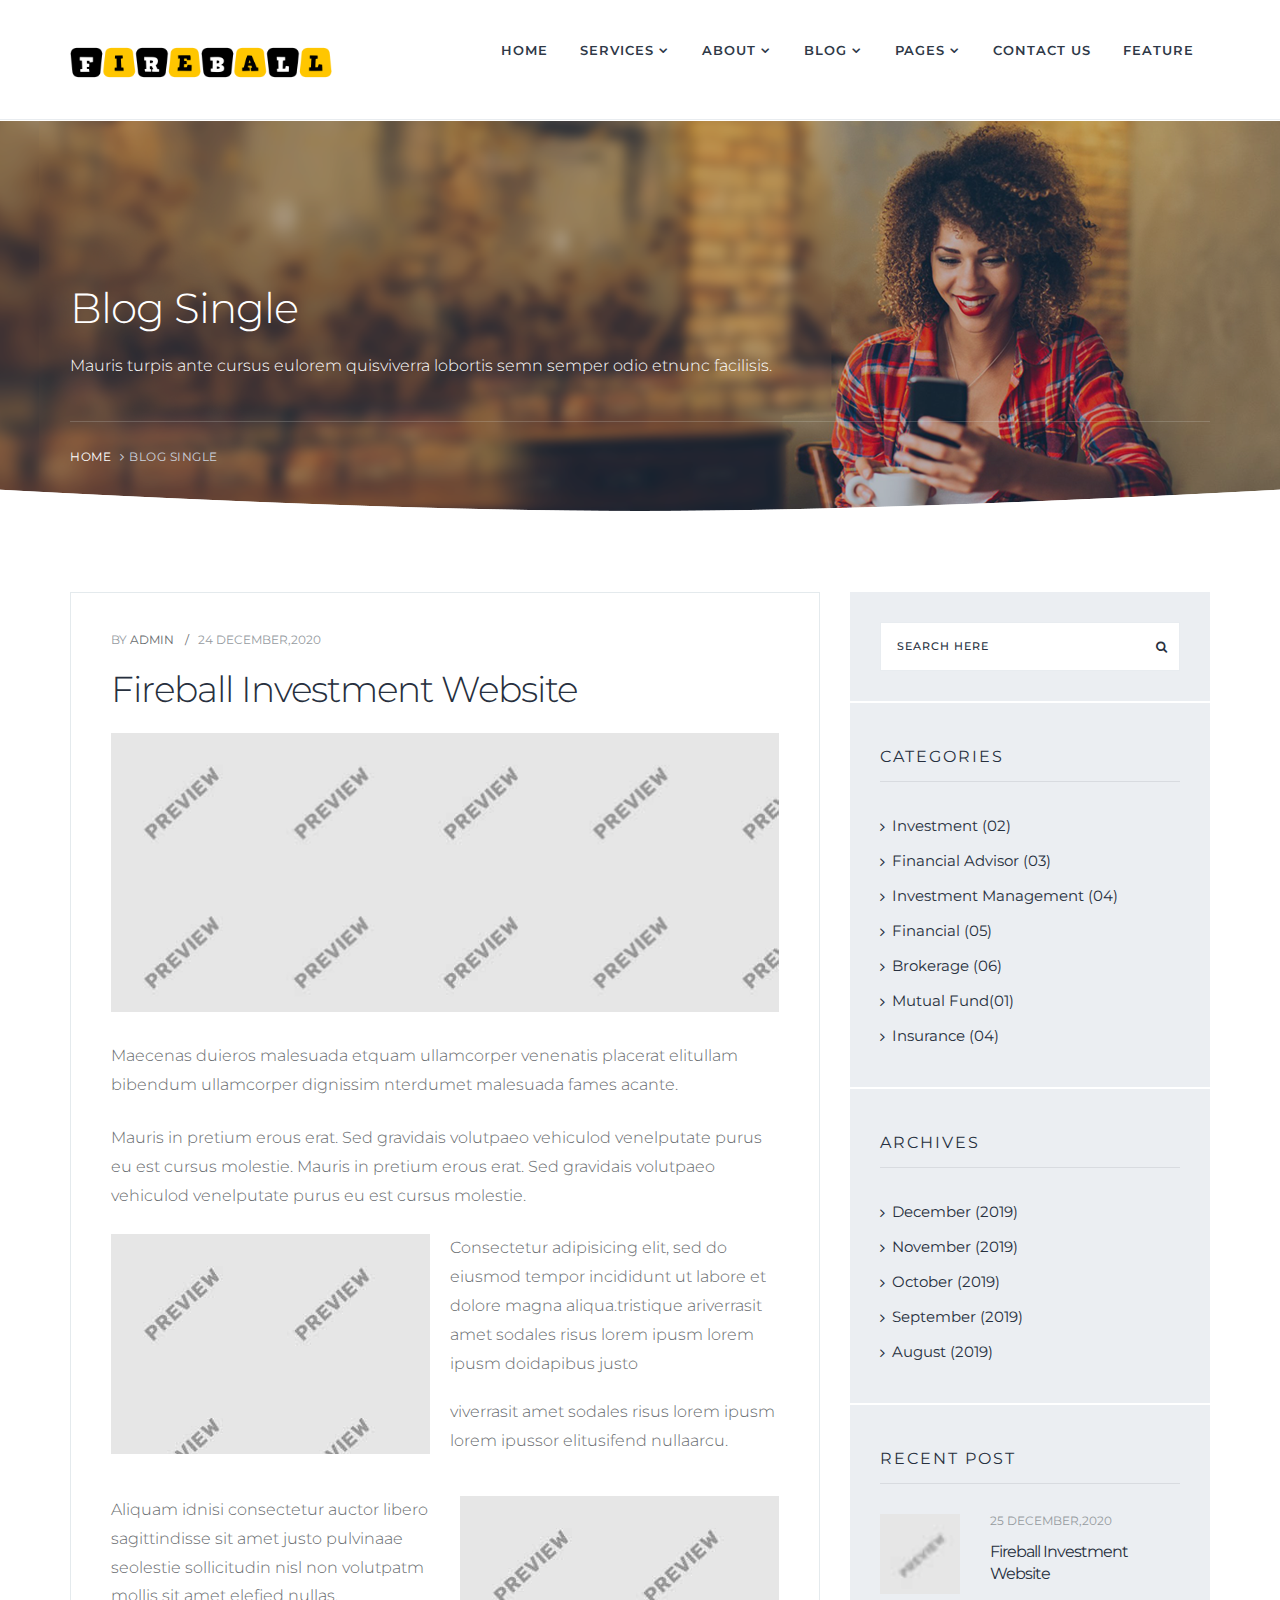
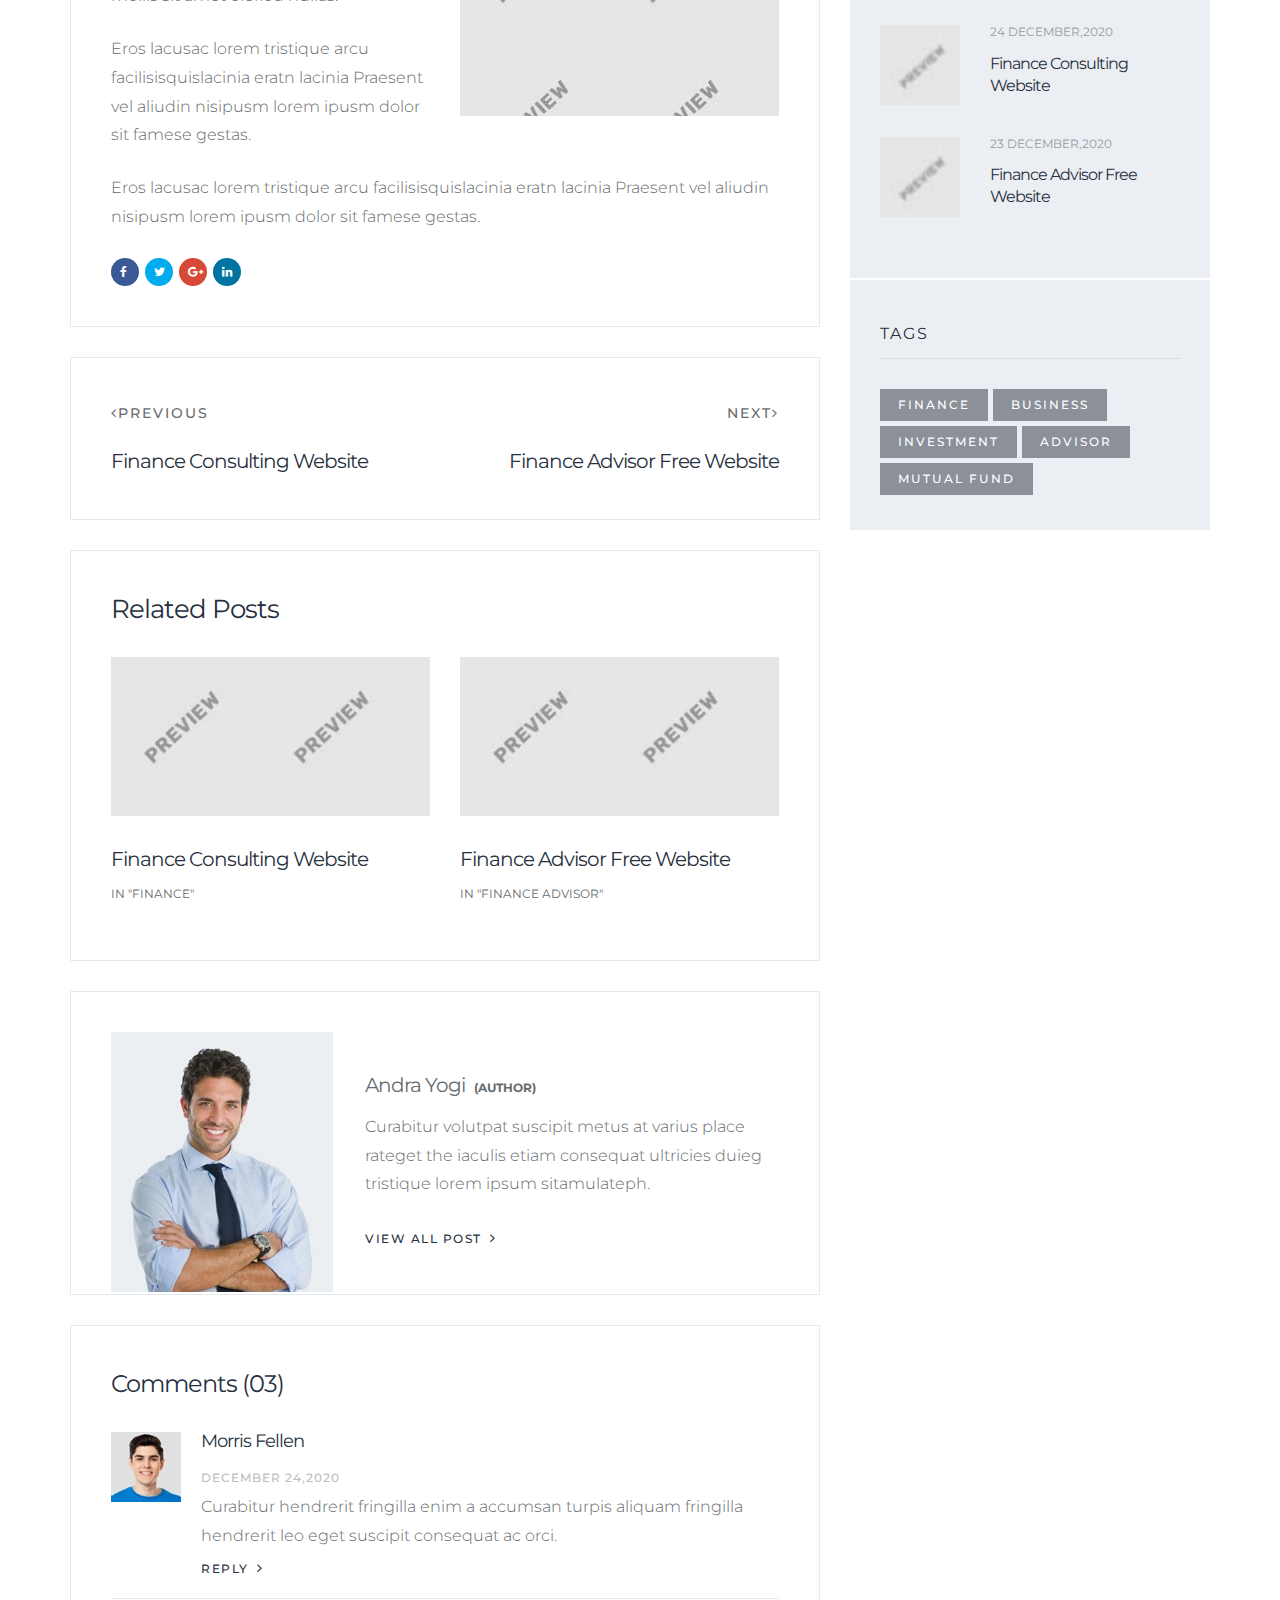
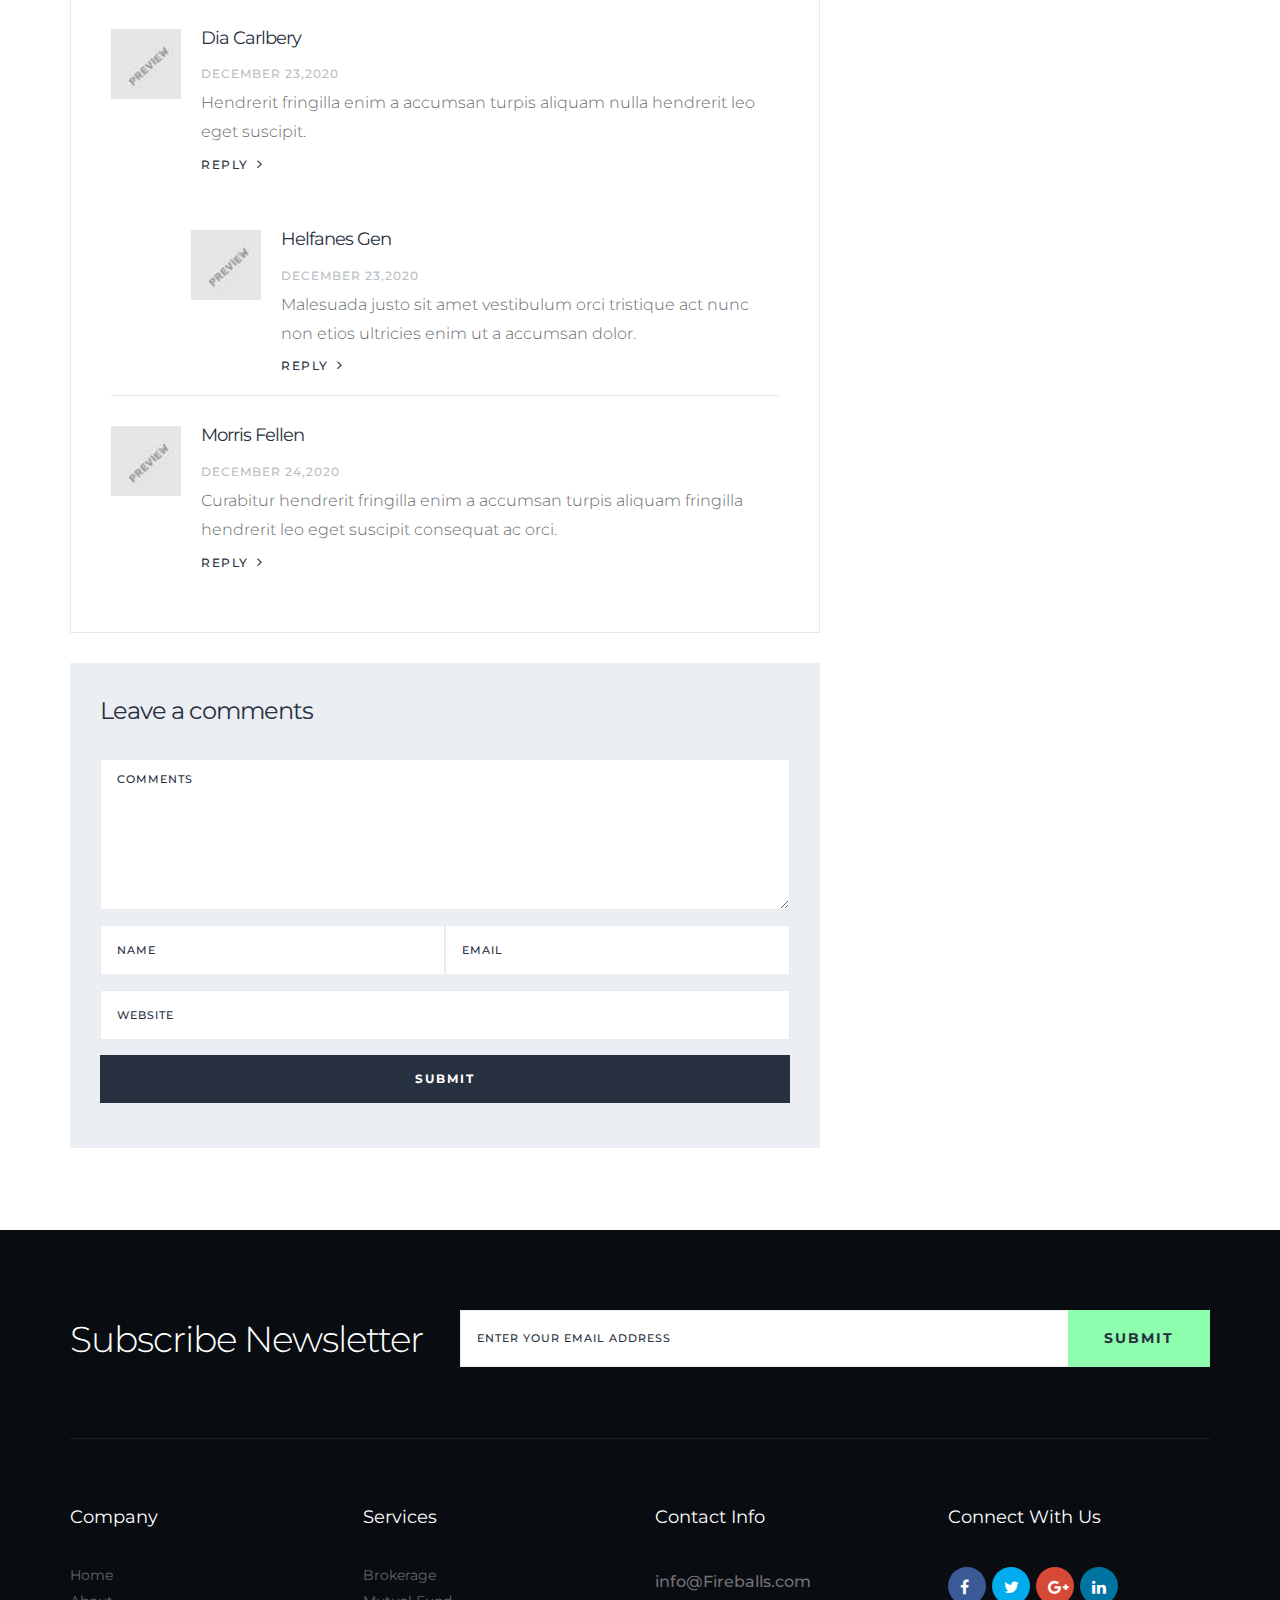
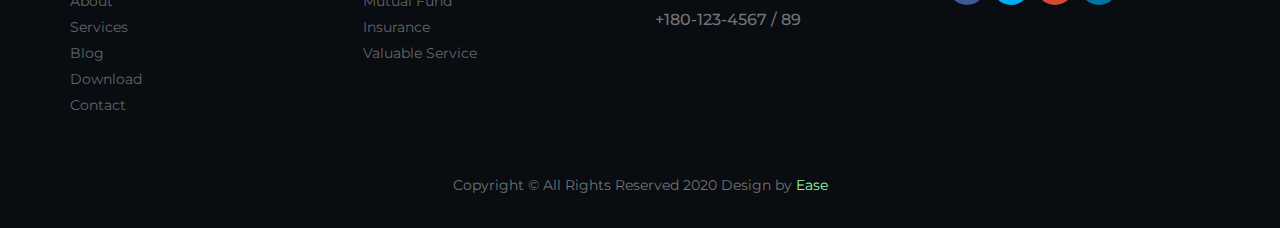
<file: blog-single.html>
<!DOCTYPE html>
<html lang="en">

<head>
    <meta charset="utf-8">
    <meta http-equiv="X-UA-Compatible" content="IE=edge">
    <meta name="viewport" content="width=device-width, initial-scale=1">
    <!-- The above 3 meta tags *must* come first in the head; any other head content must come *after* these tags -->
    <meta name="description" content="">
    <meta name="keywords" content="">
    <title> Fireball Investment  - Blog Single Page </title>
    <!-- Bootstrap -->
    <link href="css/bootstrap.min.css" rel="stylesheet">
    <!-- Style CSS -->
    <link href="css/style.css" rel="stylesheet">
    <!-- Google Fonts -->
    <link href="https://fonts.googleapis.com/css?family=Montserrat:100,100i,200,200i,300,300i,400,400i,500,500i,600,600i,700,700i,800,800i,900,900i" rel="stylesheet">
    <!-- FontAwesome CSS -->
    <link rel="stylesheet" type="text/css" href="css/fontello.css">
    <link href="css/font-awesome.min.css" rel="stylesheet">
    <!-- HTML5 shim and Respond.js for IE8 support of HTML5 elements and media queries -->
    <!-- WARNING: Respond.js doesn't work if you view the page via file:// -->
    <!--[if lt IE 9]>
      <script src="https://oss.maxcdn.com/html5shiv/3.7.3/html5shiv.min.js"></script>
      <script src="https://oss.maxcdn.com/respond/1.4.2/respond.min.js"></script>
    <![endif]-->
</head>

<body>
    <!-- header-section-->
    <div class="header-wrapper">
        <div class="container">
            <div class="row">
                <div class="col-lg-3 col-md-2 col-sm-3 col-xs-12">
                    <div class="logo">
                        <a href="index.html"><img src="./images/logo.png" alt=""> </a>
                    </div>
                </div>
                <div class="col-lg-9 col-md-10 col-sm-12 col-xs-12">
                    <!-- navigations-->
                    <div class="navigation">
                        <div id="navigation">
                            <ul>
                                <li class="active"><a href="index.html">Home</a></li>
                                <li class="has-sub"><a href="#">Services</a>
                                    <ul>
                                        <li><a href="service-list.html">Service List</a></li>
                                        <li><a href="service-single.html">Service Single</a></li>
                                    </ul>
                                </li>
                                <li class="has-sub"><a href="#">About</a>
                                    <ul>
                                        <li><a href="about.html">About</a></li>
                                        <li><a href="adviser-list.html">Adviser List</a></li>
                                    </ul>
                                </li>
                                <li class="has-sub"><a href="#">Blog</a>
                                    <ul>
                                        <li><a href="blog-default.html">Blog Default</a></li>
                                        <li><a href="blog-single.html">Blog Single</a></li>
                                    </ul>
                                </li>
                                <li class="has-sub"><a href="#">Pages</a>
                                    <ul>
                                        <li><a href="partner.html">Partner</a></li>
                                        <li><a href="download.html">Download</a> </li>
                                        <li><a href="expert-form.html">Expert Form</a> </li>
                                        <li><a href="404-page.html">404-page</a> </li>
                                        <li><a href="styleguide.html">styleguide</a> </li>
                                    </ul>
                                </li>
                                <li><a href="contact-us.html">Contact Us</a>
                                </li>
                                <li><a href="template-feature.html"> Feature</a>
                                </li>
                            </ul>
                        </div>
                    </div>
                    <!-- /.navigations-->
                </div>
            </div>
        </div>
    </div>
    <!-- /. header-section-->
    <!-- page-header -->
    <div class="page-header">
        <div class="container">
            <div class="row">
                <div class="col-lg-12 col-md-12 col-sm-12 col-xs-12">
                    <div class="page-section">
                        <h1 class="page-title">Blog Single</h1>
                        <p class="mb40">Mauris turpis ante cursus eulorem quisviverra lobortis semn semper odio etnunc facilisis.</P>
                        <div class="page-breadcrumb">
                            <ol class="breadcrumb">
                                <li><a href="#">Home</a></li>
                                <li>Blog Single</li>
                            </ol>
                        </div>
                    </div>
                </div>
            </div>
        </div>
    </div>
    <!-- /.page-header-->
    <!-- blog default -->
    <div class="content">
        <div class="container">
            <div class="row">
                <div class="col-lg-8 col-md-8 col-sm-8 col-xs-12">
                    <div class="row">
                        <div class="col-lg-12 col-sm-12 col-md-12 col-xs-12 ">
                            <div class="post-holder">
                                <div class="post-content">
                                    <div class="meta">
                                        <span class="meta-admin">By <a href="#">Admin</a></span>
                                        <span>/</span> &nbsp;
                                        <span class="meta-date">24 December,2020</span>
                                    </div>
                                    <h2 class="mb20">Fireball Investment Website</h2>
                                    <div class="post-img">
                                        <img src="./images/post_img_1.jpg" alt="" class="img-responsive">
                                    </div>
                                    <!-- post block -->
                                    <p>Maecenas duieros malesuada etquam ullamcorper venenatis placerat elitullam bibendum ullamcorper dignissim nterdumet malesuada fames acante.</p>
                                    <p>Mauris in pretium erous erat. Sed gravidais volutpaeo vehiculod venelputate purus eu est cursus molestie. Mauris in pretium erous erat. Sed gravidais volutpaeo vehiculod venelputate purus eu est cursus molestie. </p>
                                    <img src="images/left_img.jpg" alt="" class="alignleft">
                                    <p class="mb20"> Consectetur adipisicing elit, sed do eiusmod tempor incididunt ut labore et dolore magna aliqua.tristique ariverrasit amet sodales risus lorem ipusm lorem ipusm doidapibus justo</p>
                                    <p class="mb40">viverrasit amet sodales risus lorem ipusm lorem ipussor elitusifend nullaarcu. </p>
                                    <img src="images/right_img.jpg" alt="" class="alignright">
                                    <p> Aliquam idnisi consectetur auctor libero sagittindisse sit amet justo pulvinaae seolestie sollicitudin nisl non volutpatm mollis sit amet elefied nullas. </p>
                                    <p>Eros lacusac lorem tristique arcu facilisisquislacinia eratn lacinia Praesent vel aliudin nisipusm lorem ipusm dolor sit famese gestas. </p>
                                    <p>Eros lacusac lorem tristique arcu facilisisquislacinia eratn lacinia Praesent vel aliudin nisipusm lorem ipusm dolor sit famese gestas. </p>
                                    <!-- related post block -->
                                    <div class="social-icon">
                                        <span><a href="#" class="btn-social btn-facebook" ><i class="fa fa-facebook"></i></a></span>
                                        <span><a href="#" class="btn-social btn-twitter"><i class="fa fa-twitter"></i></a></span>
                                        <span><a href="#" class="btn-social btn-googleplus"><i class="fa fa-google-plus"></i></a></span>
                                        <span><a href="#" class=" btn-social btn-linkedin"><i class="fa fa-linkedin"></i></a></span>
                                    </div>
                                </div>
                            </div>
                            <div class="post-navigation">
                                <!-- post navigation -->
                                <div class="row">
                                    <div class="nav-links">
                                        <div class="col-lg-6 col-md-6 col-sm-12 col-xs-12 nopr">
                                            <div class="nav-previous">
                                                <!-- nav previous -->
                     <div class="prev-link"> <a href="#"><i class="fa fa-angle-left"></i>previous</a></div>
                                                <h4 class="previous-next-title"><a href="#" class="title">Finance Consulting Website 
</a></h4>
                                            </div>
                                            <!-- /. nav previous -->
                                        </div>
                                        <div class="col-md-6 col-sm-12 col-xs-12 nopl">
                                            <div class="nav-next text-right">
                                                <!-- nav next -->
                                                <div class="next-link"> <a href="#">next<i class="fa fa-angle-right"></i></a></div>
                                                <h4 class="previous-next-title"><a href="#" class="title">Finance Advisor Free Website
</a></h4></div>
                                            <!-- /.nav previous -->
                                        </div>
                                    </div>
                                </div>
                            </div>
                            <!-- /. post navigation -->
                            <!-- related post block -->
                            <div class="related-post-block">
                                <div class="row">
                                    <div class="col-lg-12 col-sm-12 col-md-12 col-sm-12">
                                        <h3 class="related-post-title mb30">Related Posts</h3>
                                    </div>
                                </div>
                                <div class="row">
                                    <div class="col-lg-6 col-sm-6 col-md-6 col-xs-12">
                                        <div class="related-post">
                                            <!-- related post -->
                                            <div class="related-img">
                                                <a href="#" class="imghover"><img src="images/related_post_1.jpg" alt="" class="img-responsive"></a>
                                            </div>
                                            <div class="related-post-content">
                                                <h4 class="related-title"><a href="#" class="title">Finance Consulting Website </a></h4>
                                                <div class="meta post-meta">in <a href="#" class="">"Finance"</a></div>
                                            </div>
                                        </div>
                                        <!-- /.related post -->
                                    </div>
                                    <div class="col-lg-6 col-sm-6 col-md-6 col-xs-12">
                                        <div class="related-post">
                                            <!-- related post -->
                                            <div class="related-img">
                                                <a href="#" class="imghover"><img src="images/related_post_2.jpg" alt="" class="img-responsive"></a>
                                            </div>
                                            <div class="related-post-content">
                                                <h4 class="related-title"><a href="#" class="title">Finance Advisor Free Website 
</a></h4>
                                                <div class="meta post-meta">in <a href="#" class="">"Finance Advisor"</a></div>
                                            </div>
                                        </div>
                                        <!-- /.related post -->
                                    </div>
                                </div>
                            </div>
                            <!-- /.related post block -->
                            <div class="author-block">
                                <!-- Post author -->
                                <div class="author-img">
                                    <a href="#"><img src="images/author.jpg" alt=""></a>
                                </div>
                                <div class="author-content">
                                    
                                        <h4 class="author-title"><a href="#">Andra Yogi</a></h4> <span class="author-meta ">(Author)</span>
                              
                                    <p>Curabitur volutpat suscipit metus at varius place rateget the iaculis etiam consequat ultricies duieg tristique lorem ipsum sitamulateph.</p>
                                    <a href="#" class="btn-link">View All Post</a> </div>
                            </div>
                            <!-- /.post author -->
                            <!--comments start-->
                            <div class="comment-area">
                                <div class="row">
                                    <div class="col-lg-12 col-md-12 col-sm-12 col-xs-12">
                                        <div class="">
                                            <h3 class="mb30">Comments (03)</h3>
                                            <ul class="comment-list">
                                                <li>
                                                    <div class="comment-author"> <img src="images/user_img_1.jpg" alt=""> </div>
                                                    <div class="comment-info">
                                                        <div class="comment-header">
                                                            <h5 class="comment-title">Morris Fellen</h5>
                                                            <span class="comment-meta-date">December 24,2020</span>
                                                        </div>
                                                        <div class="comment-content">
                                                            <p>Curabitur hendrerit fringilla enim a accumsan turpis aliquam fringilla hendrerit leo eget suscipit consequat ac orci.</p>
                                                            <div class="comment-btn"><a href="#" class="btn-link ">Reply</a>
                                                            </div>
                                                        </div>
                                                    </div>
                                                </li>
                                            </ul>
                                            <ul class="comment-list">
                                                <li>
                                                    <div class="comment-author"><img src="images/user_img_3.jpg" alt=""></div>
                                                    <div class="comment-info">
                                                        <div class="comment-header">
                                                            <h5 class="comment-title">Dia Carlbery</h5>
                                                            <span class="comment-meta-date">December 23,2020</span>
                                                        </div>
                                                        <div class="comment-content">
                                                            <p>Hendrerit fringilla enim a accumsan turpis aliquam nulla hendrerit leo eget suscipit.</p>
                                                            <div class="comment-btn"><a href="#" class="btn-link ">Reply</a>
                                                            </div>
                                                        </div>
                                                    </div>
                                                    <ul class="childern">
                                                        <li>
                                                            <div class="comment-author"><img src="images/user_img_4.jpg" alt=""></div>
                                                            <div class="comment-info">
                                                                <div class="comment-header">
                                                                    <h5 class="comment-title">Helfanes Gen</h5>
                                                                    <span class="comment-meta-date">December 23,2020</span>
                                                                </div>
                                                                <div class="comment-content">
                                                                    <p>Malesuada justo sit amet vestibulum orci tristique act nunc non etios ultricies enim ut a accumsan dolor.</p>
                                                                    <div class="comment-btn"><a href="#" class="btn-link">Reply</a></div>
                                                                </div>
                                                            </div>
                                                        </li>
                                                    </ul>
                                                </li>
                                            </ul>
                                            <ul class="comment-list">
                                                <li>
                                                    <div class="comment-author"> <img src="images/user_img_2.jpg" alt=""> </div>
                                                    <div class="comment-info">
                                                        <div class="comment-header">
                                                            <h5 class="comment-title">Morris Fellen</h5>
                                                            <span class="comment-meta-date">December 24,2020</span>
                                                        </div>
                                                        <div class="comment-content">
                                                            <p>Curabitur hendrerit fringilla enim a accumsan turpis aliquam fringilla hendrerit leo eget suscipit consequat ac orci.</p>
                                                            <div class="comment-btn"><a href="#" class="btn-link ">Reply</a>
                                                            </div>
                                                        </div>
                                                    </div>
                                                </li>
                                            </ul>
                                        </div>
                                    </div>
                                </div>
                            </div>
                            <!--comments close-->
                            <div class="widget">
                                <h3 class="mb30">Leave a comments</h3>
                                <form>
                                    <div class="row">
                                        <div class="col-lg-12 col-md-12 col-md-12 col-xs-12">
                                            <div class="form-group ">
                                                <label class="control-label sr-only"></label>
                                                <textarea class="form-control" id="textarea" name="textarea" rows="8" placeholder="Comments"></textarea>
                                            </div>
                                        </div>
                                        <div class="col-lg-6 col-md-6 col-md-6 col-xs-12 nopr">
                                            <div class="form-group">
                                                <label class="control-label required sr-only "></label>
                                                <input id="name" name="name" type="text" class="form-control" placeholder="Name" required>
                                            </div>
                                        </div>
                                        <div class="col-lg-6 col-md-6 col-md-6 col-xs-12 nopl">
                                            <div class="form-group">
                                                <label class="control-label required sr-only"></label>
                                                <input name="email" type="text" class="form-control" placeholder="Email" required>
                                            </div>
                                        </div>
                                        <div class="col-lg-12 col-md-12 col-md-12 col-xs-12">
                                            <div class="form-group">
                                                <label class="control-label required  sr-only"></label>
                                                <input id="website" name="website" type="text" class="form-control" placeholder="Website" required>
                                            </div>
                                        </div>
                                        <div class="col-lg-12 col-md-12 col-md-6 col-xs-12">
                                            <div class="form-group">
                                                <button id="singlebutton" name="singlebutton" class="btn btn-default btn-block">Submit</button>
                                            </div>
                                        </div>
                                    </div>
                                </form>
                            </div>
                        </div>
                    </div>
                </div>
                <div class="col-lg-4 col-md-4 col-sm-4 col-xs-12">
                    <!-- widget-search -->
                    <div class=" widget widget-search">
                        <form>
                            <div class="search-form">
                                <input type="text" class="form-control" placeholder="Search Here">
                                <button type="Submit"><i class="fa fa-search"></i></button>
                            </div>
                        </form>
                    </div>
                    <!-- /.widget-search -->
                    <!-- widget-categories -->
                    <div class=" widget widget-categories">
                        <h2 class="widget-title">Categories</h2>
                        <ul class="arrow arrow-right">
                            <li class="active"><a href="#">Investment (02)
</a></li>
                            <li><a href="#">Financial Advisor (03)</a></li>
                            <li><a href="#">Investment Management (04)</a></li>
                            <li><a href="#">Financial (05)</a></li>
                            <li><a href="#">Brokerage (06)</a></li>
                            <li><a href="#">Mutual Fund(01)</a></li>
                            <li><a href="#">Insurance (04)</a></li>
                        </ul>
                    </div>
                    <!-- /.widget-categories -->
                    <!-- widget-archievs -->
                    <div class=" widget widget-archives">
                        <h2 class="widget-title">Archives</h2>
                        <ul class="arrow arrow-right">
                            <li class="active"><a href="#">December (2019)



</a></li>
                            <li><a href="#">November (2019)</a></li>
                            <li><a href="#">October (2019)</a></li>
                            <li><a href="#">September (2019) </a></li>
                            <li><a href="#">August (2019)</a></li>
                        </ul>
                    </div>
                    <!-- /.widget-archievs -->
                    <!-- widget-recent-post-->
                    <!-- widget-recent-post-->
                    <div class=" widget widget-recent-post">
                        <h2 class="widget-title">Recent Post</h2>
                        <ul>
                            <li>
                                <div class="recent-post">
                                    <div class="row">
                                        <div class="col-lg-4 col-md-4 col-sm-6 col-xs-12">
                                            <div class="recent-pic">
                                                <a href="#" class="imghover"><img src="./images/recent_post_2.jpg" alt="" class="img-responsive"></a>
                                            </div>
                                        </div>
                                        <div class="col-lg-8 col-md-8 col-sm-6 col-xs-12">
                                            <div class="recent-post">
                                                <div class="meta">
                                                    <span class="meta-date"> 25 December,2020</span></div>
                                                <h5 class="recent-title "><a href="#" class="title">Fireball Investment Website </a></h5>
                                            </div>
                                        </div>
                                    </div>
                                </div>
                            </li>
                            <li>
                                <div class="recent-post">
                                    <div class="row">
                                        <div class="col-lg-4 col-md-4 col-sm-6 col-xs-12">
                                            <div class="recent-pic">
                                                <a href="#" class="imghover"><img src="./images/recent_post_3.jpg" alt="" class="img-responsive"></a>
                                            </div>
                                        </div>
                                        <div class="col-lg-8 col-md-8 col-sm-6 col-xs-12">
                                            <div class="recent-post">
                                                <div class="meta">
                                                    <span class="meta-date"> 24 December,2020</span></div>
                                                <h5 class="recent-title "><a href="#" class="title">Finance Consulting Website </a></h5>
                                            </div>
                                        </div>
                                    </div>
                                </div>
                            </li>
                            <li>
                                <div class="recent-post">
                                    <div class="row">
                                        <div class="col-lg-4 col-md-4 col-sm-6 col-xs-12">
                                            <div class="recent-pic">
                                                <a href="#" class="imghover"><img src="./images/recent_post_1.jpg" alt="" class="img-responsive"></a>
                                            </div>
                                        </div>
                                        <div class="col-lg-8 col-md-8 col-sm-6 col-xs-12">
                                            <div class="recent-post">
                                                <div class="meta">
                                                    <span class="meta-date"> 23 December,2020</span></div>
                                                <h5 class="recent-title "><a href="#" class="title">Finance Advisor Free 
Website </a></h5>
                                            </div>
                                        </div>
                                    </div>
                                </div>
                            </li>
                        </ul>
                    </div>
                    <!-- /.widget-recent-post-->
                    <!-- widget-Tag -->
                    <div class=" widget widget-tags ">
                        <h2 class=" widget-title">Tags</h2>
                        <a href="#">Finance</a><a href="#">Business</a><a href="#">Investment</a><a href="#">Advisor</a><a href="#">Mutual Fund</a></div>
                    <!-- /.widget-Tag -->
                </div>
            </div>
        </div>
    </div>
    <!-- blog default -->
    <!-- footer -->
    <div class="footer">
        <div class="container">
            <div class="newsletter">
                <div class="row">
                    <div class="col-lg-4 col-md-4 col-sm-12 col-xs-12">
                        <h2 class="text-white">Subscribe Newsletter</h2>
                    </div>
                    <div class="col-lg-8 col-md-8 col-sm-12 col-xs-12">
                        <form>
                            <input id="email" class="form-control" type="text" placeholder="Enter Your Email Address" required>
                            <button type="submit" class="btn btn-primary btn-lg">submit</button>
                        </form>
                    </div>
                </div>
            </div>
            <div class="row">
                <!-- footer-company-links -->
                <div class=" col-lg-3 col-md-3 col-sm-3 col-xs-12">
                    <div class="footer-widget">
                        <h3 class="footer-title">Company</h3>
                        <ul>
                            <li><a href="#">Home </a></li>
                            <li><a href="#">About</a></li>
                            <li><a href="#">Services</a></li>
                            <li><a href="#">Blog</a></li>
                            <li><a href="#">Download</a></li>
                            <li><a href="#">Contact</a></li>
                        </ul>
                    </div>
                </div>
                <!-- /.footer-services-links -->
                <!-- footer-services-links -->
                <div class=" col-lg-3 col-md-3 col-sm-3 col-xs-12">
                    <div class="footer-widget">
                        <h3 class="footer-title">Services</h3>
                        <ul>
                            <li><a href="#">Brokerage</a></li>
                            <li><a href="#">Mutual Fund</a></li>
                            <li><a href="#">Insurance</a></li>
                            <li><a href="#">Valuable Service</a></li>
                        </ul>
                    </div>
                </div>
                <!-- /.footer-services-links -->
                <!-- footer-contact links -->
                <div class=" col-lg-3 col-md-3 col-sm-3 col-xs-12">
                    <div class="footer-widget">
                        <h3 class="footer-title">Contact Info </h3>
                        <div class="contact-info">
                            <span class="contact-text">info@Fireballs.com</span>
                        </div>
                        <div class="contact-info">
                            <span class="contact-text">+180-123-4567 / 89</span>
                        </div>
                    </div>
                </div>
                <!-- /.footer-useful links -->
                <!-- footer-useful links -->
                <div class=" col-lg-3 col-md-3 col-sm-3 col-xs-12">
                    <div class="footer-widget">
                        <h3 class="footer-title">Connect With Us</h3>
                        <div class="ft-social">
                            <span><a href="#" class="btn-social btn-facebook" ><i class="fa fa-facebook"></i></a></span>
                            <span><a href="#" class="btn-social btn-twitter"><i class="fa fa-twitter"></i></a></span>
                            <span><a href="#" class="btn-social btn-googleplus"><i class="fa fa-google-plus"></i></a></span>
                            <span><a href="#" class=" btn-social btn-linkedin"><i class="fa fa-linkedin"></i></a></span>
                        </div>
                    </div>
                </div>
                <!-- /.footer-useful links -->
            </div>
        </div>
        <!-- tiny-footer -->
        <div class="container">
            <div class="row">
                <div class="tiny-footer">
                    <div class="col-lg-12 col-md-12 col-sm-12 col-xs-12">
                        <p>Copyright © All Rights Reserved 2020  Design by
                            <a href="https://easetemplate.com/" target="_blank" class="copyrightlink">Ease</a></p>
                    </div>
                </div>
            </div>
            <!-- /. tiny-footer -->
        </div>
    </div>
    <!-- /.footer -->
    <!-- jQuery (necessary for Bootstrap's JavaScript plugins) -->
    <script src="js/jquery.min.js" type="text/javascript"></script>
    <!-- Include all compiled plugins (below), or include individual files as needed -->
    <script src="js/bootstrap.min.js" type="text/javascript"></script>
    <script src="js/menumaker.js" type="text/javascript"></script>
    <script type="text/javascript" src="js/jquery.sticky.js"></script>
    <script type="text/javascript" src="js/sticky-header.js"></script>
</body>

</html>
</file>
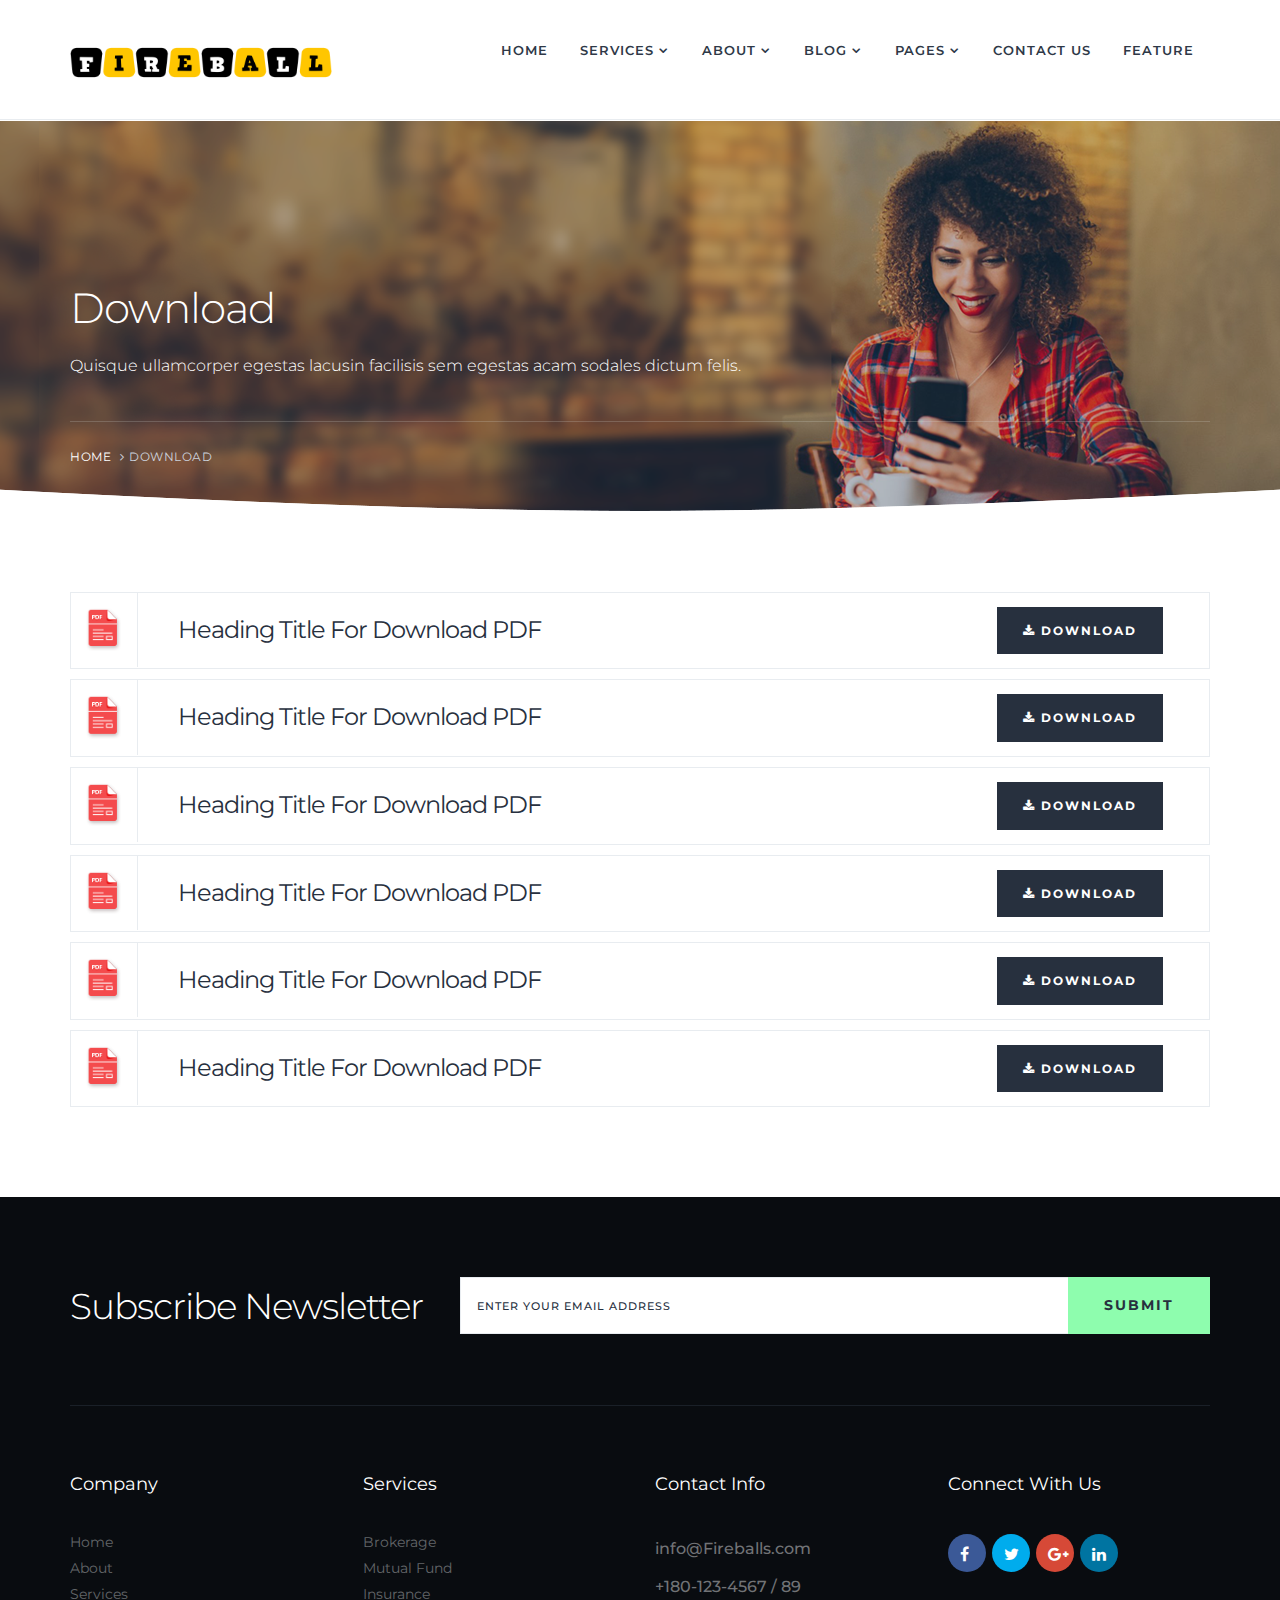
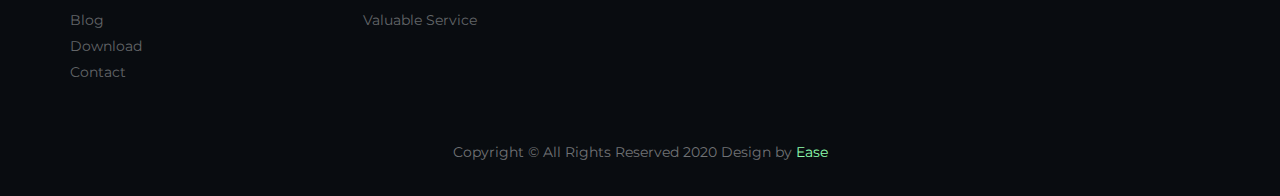
<file: download.html>
<!DOCTYPE html>
<html lang="en">

<head>
    <meta charset="utf-8">
    <meta http-equiv="X-UA-Compatible" content="IE=edge">
    <meta name="viewport" content="width=device-width, initial-scale=1">
    <!-- The above 3 meta tags *must* come first in the head; any other head content must come *after* these tags -->
    <meta name="description" content="">
    <meta name="keywords" content="">
    <title> Fireball Investment  - Download Page </title>
    <!-- Bootstrap -->
    <link href="css/bootstrap.min.css" rel="stylesheet">
    <!-- Style CSS -->
    <link href="css/style.css" rel="stylesheet">
    <!-- Google Fonts -->
    <link href="https://fonts.googleapis.com/css?family=Montserrat:100,100i,200,200i,300,300i,400,400i,500,500i,600,600i,700,700i,800,800i,900,900i" rel="stylesheet">
    <!-- FontAwesome CSS -->
    <link rel="stylesheet" type="text/css" href="css/fontello.css">
    <link href="css/font-awesome.min.css" rel="stylesheet">
    <!-- HTML5 shim and Respond.js for IE8 support of HTML5 elements and media queries -->
    <!-- WARNING: Respond.js doesn't work if you view the page via file:// -->
    <!--[if lt IE 9]>
      <script src="https://oss.maxcdn.com/html5shiv/3.7.3/html5shiv.min.js"></script>
      <script src="https://oss.maxcdn.com/respond/1.4.2/respond.min.js"></script>
    <![endif]-->
</head>

<body>
    <!-- header-section-->
    <div class="header-wrapper">
        <div class="container">
            <div class="row">
                <div class="col-lg-3 col-md-2 col-sm-3 col-xs-12">
                    <div class="logo">
                        <a href="index.html"><img src="./images/logo.png" alt=""> </a>
                    </div>
                </div>
                <div class="col-lg-9 col-md-10 col-sm-12 col-xs-12">
                    <!-- navigations-->
                    <div class="navigation">
                        <div id="navigation">
                            <ul>
                                <li class="active"><a href="index.html">Home</a></li>
                                <li class="has-sub"><a href="#">Services</a>
                                    <ul>
                                        <li><a href="service-list.html">Service List</a></li>
                                        <li><a href="service-single.html">Service Single</a></li>
                                    </ul>
                                </li>
                                <li class="has-sub"><a href="#">About</a>
                                    <ul>
                                        <li><a href="about.html">About</a></li>
                                        <li><a href="adviser-list.html">Adviser List</a></li>
                                    </ul>
                                </li>
                                <li class="has-sub"><a href="#">Blog</a>
                                    <ul>
                                        <li><a href="blog-default.html">Blog Default</a></li>
                                        <li><a href="blog-single.html">Blog Single</a></li>
                                    </ul>
                                </li>
                                <li class="has-sub"><a href="#">Pages</a>
                                    <ul>
                                        <li><a href="partner.html">Partner</a></li>
                                        <li><a href="download.html">Download</a> </li>
                                        <li><a href="expert-form.html">Expert Form</a> </li>
                                        <li><a href="404-page.html">404-page</a> </li>
                                        <li><a href="styleguide.html">styleguide</a> </li>
                                    </ul>
                                </li>
                                <li><a href="contact-us.html">Contact Us</a>
                                </li>
                                <li><a href="template-feature.html"> Feature</a>
                                </li>
                            </ul>
                        </div>
                    </div>
                    <!-- /.navigations-->
                </div>
            </div>
        </div>
    </div>
    <!-- /. header-section-->
    <!-- page-header -->
    <div class="page-header">
        <div class="container">
            <div class="row">
                <div class="col-lg-12 col-md-12 col-sm-12 col-xs-12">
                    <div class="page-section">
                        <h1 class="page-title">Download</h1>
                        <p class="mb40">Quisque ullamcorper egestas lacusin facilisis sem egestas acam sodales dictum felis.</P>
                        <div class="page-breadcrumb">
                            <ol class="breadcrumb">
                                <li><a href="#">Home</a></li>
                                <li>download</li>
                            </ol>
                        </div>
                    </div>
                </div>
            </div>
        </div>
    </div>
    <!-- /.page-header-->
    <div class="content">
        <div class="container">
            <div class="row">
                <div class="col-lg-12 col-md-12 col-sm-12 col-xs-12 mb10">
                    <div class="download-block">
                        <div class="row">
                            <div class="col-lg-1 col-md-1 col-sm-2 col-xs-12">
                                <div class="download-icon"><img src="./images/pdf_icon.png" alt=""></div>
                            </div>
                            <div class="col-lg-8 col-md-8 col-sm-5 col-xs-12">
                                <div class="download-content">
                                    <h3 class="download-title">Heading Title For Download PDF</h3>
                                </div>
                            </div>
                            <div class="col-lg-3 col-md-3 col-sm-3 col-xs-12">
                                <div class="download-btn"><a href="#" class="btn btn-default"><i class="fa fa-download"></i> download</a></div>
                            </div>
                        </div>
                    </div>
                </div>
                <div class="col-lg-12 col-md-12 col-sm-12 col-xs-12 mb10">
                    <div class="download-block">
                        <div class="row">
                            <div class="col-lg-1 col-md-1 col-sm-2 col-xs-12">
                                <div class="download-icon"><img src="./images/pdf_icon.png" alt=""></div>
                            </div>
                            <div class="col-lg-8 col-md-8 col-sm-5 col-xs-12">
                                <div class="download-content">
                                    <h3 class="download-title">Heading Title For Download PDF</h3>
                                </div>
                            </div>
                            <div class="col-lg-3 col-md-3 col-sm-3 col-xs-12">
                                <div class="download-btn"><a href="#" class="btn btn-default"><i class="fa fa-download"></i> download</a></div>
                            </div>
                        </div>
                    </div>
                </div>
                <div class="col-lg-12 col-md-12 col-sm-12 col-xs-12 mb10">
                    <div class="download-block">
                        <div class="row">
                            <div class="col-lg-1 col-md-1 col-sm-2 col-xs-12">
                                <div class="download-icon"><img src="./images/pdf_icon.png" alt=""></div>
                            </div>
                            <div class="col-lg-8 col-md-8 col-sm-5 col-xs-12">
                                <div class="download-content">
                                    <h3 class="download-title">Heading Title For Download PDF</h3>
                                </div>
                            </div>
                            <div class="col-lg-3 col-md-3 col-sm-3 col-xs-12">
                                <div class="download-btn"><a href="#" class="btn btn-default"><i class="fa fa-download"></i> download</a></div>
                            </div>
                        </div>
                    </div>
                </div>
                <div class="col-lg-12 col-md-12 col-sm-12 col-xs-12 mb10">
                    <div class="download-block">
                        <div class="row">
                            <div class="col-lg-1 col-md-1 col-sm-2 col-xs-12">
                                <div class="download-icon"><img src="./images/pdf_icon.png" alt=""></div>
                            </div>
                            <div class="col-lg-8 col-md-8 col-sm-5 col-xs-12">
                                <div class="download-content">
                                    <h3 class="download-title">Heading Title For Download PDF</h3>
                                </div>
                            </div>
                            <div class="col-lg-3 col-md-3 col-sm-3 col-xs-12">
                                <div class="download-btn"><a href="#" class="btn btn-default"><i class="fa fa-download"></i> download</a></div>
                            </div>
                        </div>
                    </div>
                </div>
                <div class="col-lg-12 col-md-12 col-sm-12 col-xs-12 mb10">
                    <div class="download-block">
                        <div class="row">
                            <div class="col-lg-1 col-md-1 col-sm-2 col-xs-12">
                                <div class="download-icon"><img src="./images/pdf_icon.png" alt=""></div>
                            </div>
                            <div class="col-lg-8 col-md-8 col-sm-5 col-xs-12">
                                <div class="download-content">
                                    <h3 class="download-title">Heading Title For Download PDF</h3>
                                </div>
                            </div>
                            <div class="col-lg-3 col-md-3 col-sm-3 col-xs-12">
                                <div class="download-btn"><a href="#" class="btn btn-default"><i class="fa fa-download"></i> download</a></div>
                            </div>
                        </div>
                    </div>
                </div>
                <div class="col-lg-12 col-md-12 col-sm-12 col-xs-12 mb10">
                    <div class="download-block">
                        <div class="row">
                            <div class="col-lg-1 col-md-1 col-sm-2 col-xs-12">
                                <div class="download-icon"><img src="./images/pdf_icon.png" alt=""></div>
                            </div>
                            <div class="col-lg-8 col-md-8 col-sm-5 col-xs-12">
                                <div class="download-content">
                                    <h3 class="download-title">Heading Title For Download PDF</h3>
                                </div>
                            </div>
                            <div class="col-lg-3 col-md-3 col-sm-3 col-xs-12">
                                <div class="download-btn"><a href="#" class="btn btn-default"><i class="fa fa-download"></i> download</a></div>
                            </div>
                        </div>
                    </div>
                </div>
            </div>
        </div>
    </div>
    <!-- footer -->
    <div class="footer">
        <div class="container">
            <div class="newsletter">
                <div class="row">
                    <div class="col-lg-4 col-md-4 col-sm-12 col-xs-12">
                        <h2 class="text-white">Subscribe Newsletter</h2>
                    </div>
                    <div class="col-lg-8 col-md-8 col-sm-12 col-xs-12">
                        <form>
                            <input id="email" class="form-control" type="text" placeholder="Enter Your Email Address" required>
                            <button type="submit" class="btn btn-primary btn-lg">submit</button>
                        </form>
                    </div>
                </div>
            </div>
            <div class="row">
                <!-- footer-company-links -->
                <div class=" col-lg-3 col-md-3 col-sm-3 col-xs-12">
                    <div class="footer-widget">
                        <h3 class="footer-title">Company</h3>
                        <ul>
                            <li><a href="#">Home </a></li>
                            <li><a href="#">About</a></li>
                            <li><a href="#">Services</a></li>
                            <li><a href="#">Blog</a></li>
                            <li><a href="#">Download</a></li>
                            <li><a href="#">Contact</a></li>
                        </ul>
                    </div>
                </div>
                <!-- /.footer-services-links -->
                <!-- footer-services-links -->
                <div class=" col-lg-3 col-md-3 col-sm-3 col-xs-12">
                    <div class="footer-widget">
                        <h3 class="footer-title">Services</h3>
                        <ul>
                            <li><a href="#">Brokerage</a></li>
                            <li><a href="#">Mutual Fund</a></li>
                            <li><a href="#">Insurance</a></li>
                            <li><a href="#">Valuable Service</a></li>
                        </ul>
                    </div>
                </div>
                <!-- /.footer-services-links -->
                <!-- footer-contact links -->
                <div class=" col-lg-3 col-md-3 col-sm-3 col-xs-12">
                    <div class="footer-widget">
                        <h3 class="footer-title">Contact Info </h3>
                        <div class="contact-info">
                            <span class="contact-text">info@Fireballs.com</span>
                        </div>
                        <div class="contact-info">
                            <span class="contact-text">+180-123-4567 / 89</span>
                        </div>
                    </div>
                </div>
                <!-- /.footer-useful links -->
                <!-- footer-useful links -->
                <div class=" col-lg-3 col-md-3 col-sm-3 col-xs-12">
                    <div class="footer-widget">
                        <h3 class="footer-title">Connect With Us</h3>
                        <div class="ft-social">
                            <span><a href="#" class="btn-social btn-facebook" ><i class="fa fa-facebook"></i></a></span>
                            <span><a href="#" class="btn-social btn-twitter"><i class="fa fa-twitter"></i></a></span>
                            <span><a href="#" class="btn-social btn-googleplus"><i class="fa fa-google-plus"></i></a></span>
                            <span><a href="#" class=" btn-social btn-linkedin"><i class="fa fa-linkedin"></i></a></span>
                        </div>
                    </div>
                </div>
                <!-- /.footer-useful links -->
            </div>
        </div>
        <!-- tiny-footer -->
        <div class="container">
            <div class="row">
                <div class="tiny-footer">
                    <div class="col-lg-12 col-md-12 col-sm-12 col-xs-12">
                        <p>Copyright © All Rights Reserved 2020  Design by
                            <a href="https://easetemplate.com/" target="_blank" class="copyrightlink">Ease</a></p>
                    </div>
                </div>
            </div>
            <!-- /. tiny-footer -->
        </div>
    </div>
    <!-- /.footer -->
    <!-- jQuery (necessary for Bootstrap's JavaScript plugins) -->
    <script src="js/jquery.min.js" type="text/javascript"></script>
    <!-- Include all compiled plugins (below), or include individual files as needed -->
    <script src="js/bootstrap.min.js" type="text/javascript"></script>
    <script src="js/menumaker.js" type="text/javascript"></script>
    <script type="text/javascript" src="js/jquery.sticky.js"></script>
    <script type="text/javascript" src="js/sticky-header.js"></script>
</body>

</html>
</file>
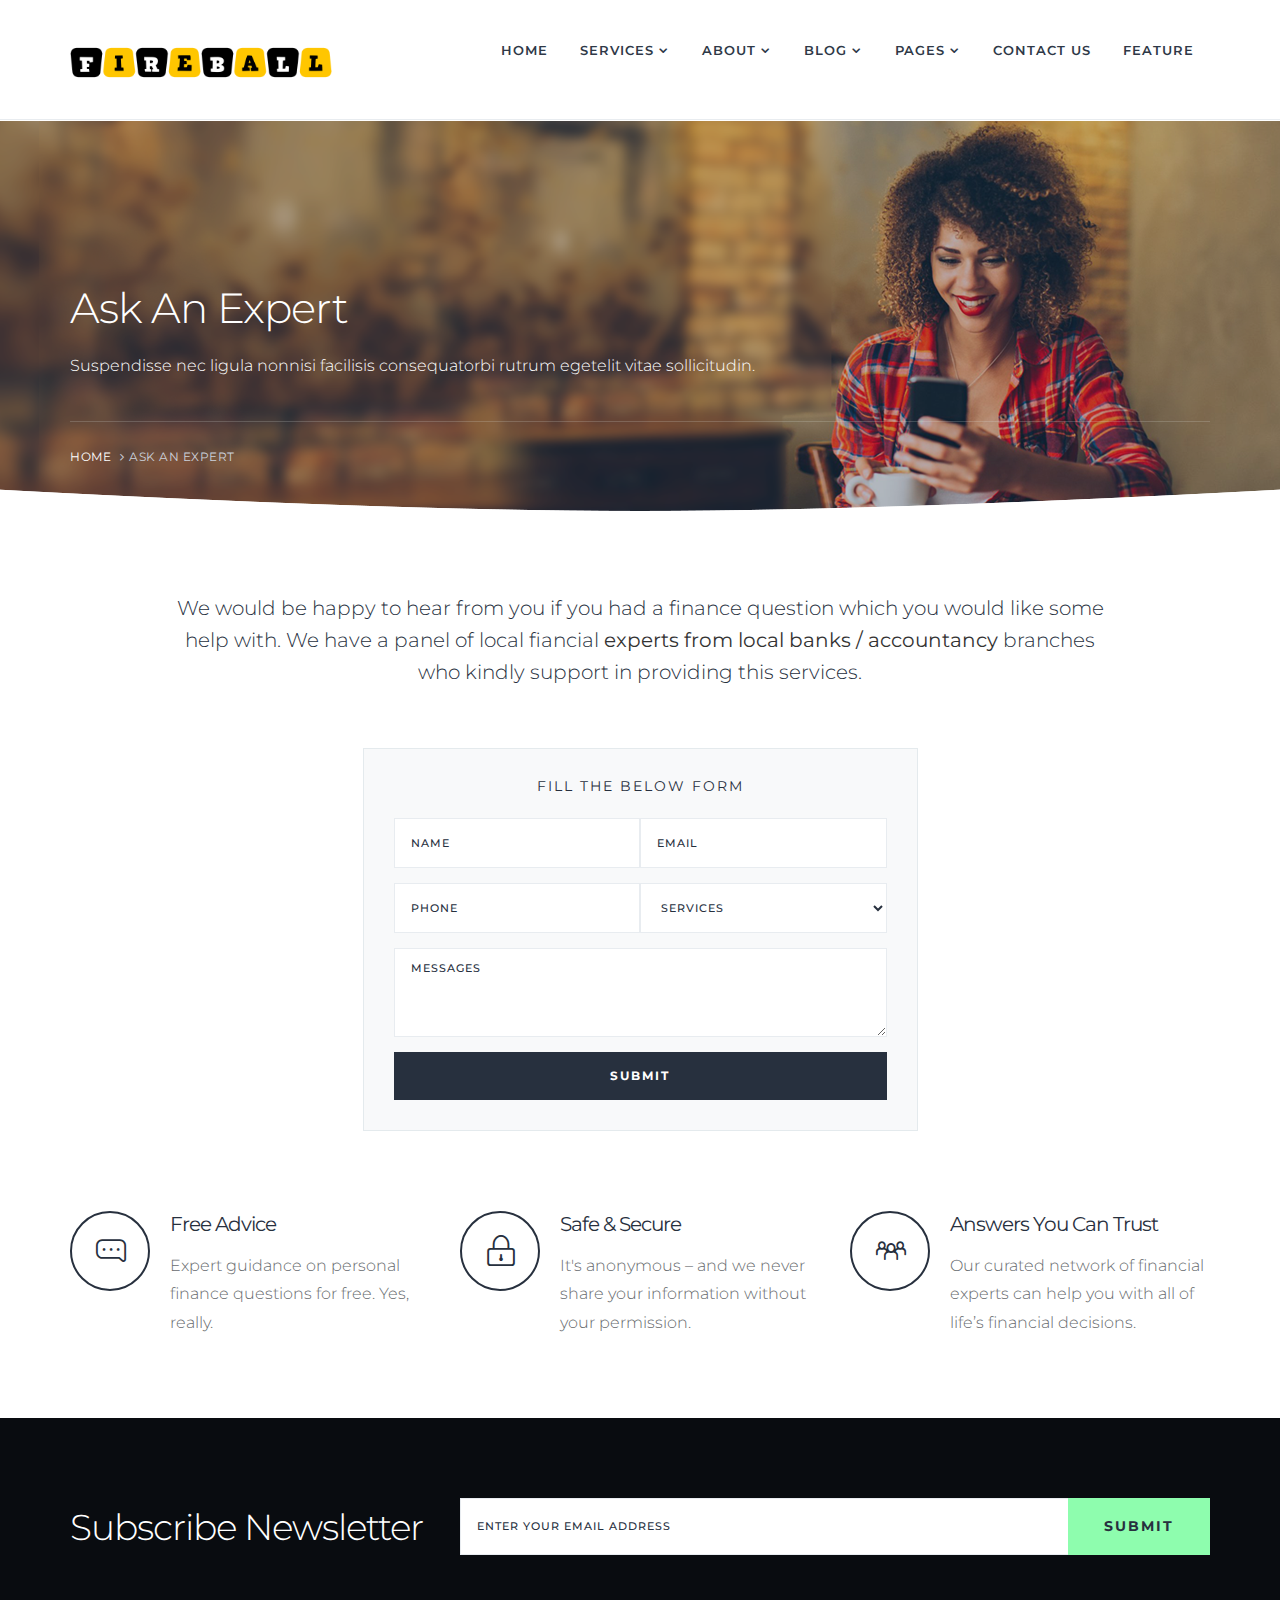
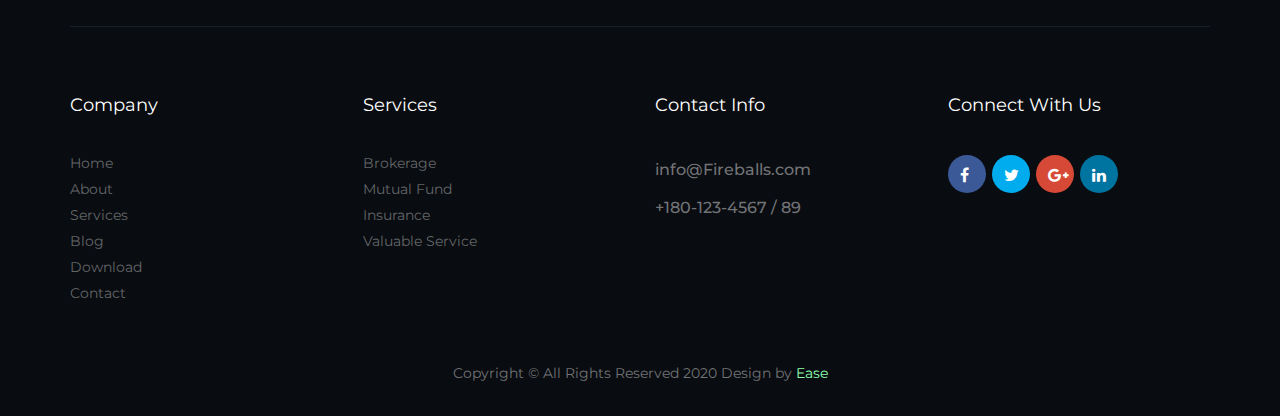
<file: expert-form.html>
<!DOCTYPE html>
<html lang="en">

<head>
    <meta charset="utf-8">
    <meta http-equiv="X-UA-Compatible" content="IE=edge">
    <meta name="viewport" content="width=device-width, initial-scale=1">
    <!-- The above 3 meta tags *must* come first in the head; any other head content must come *after* these tags -->
    <meta name="description" content="">
    <meta name="keywords" content="">
    <title> Fireball Investment  - Expert Form Page </title>
    <!-- Bootstrap -->
    <link href="css/bootstrap.min.css" rel="stylesheet">
    <!-- Style CSS -->
    <link href="css/style.css" rel="stylesheet">
    <!-- Google Fonts -->
    <link href="https://fonts.googleapis.com/css?family=Montserrat:100,100i,200,200i,300,300i,400,400i,500,500i,600,600i,700,700i,800,800i,900,900i" rel="stylesheet">
    <!-- FontAwesome CSS -->
    <link rel="stylesheet" type="text/css" href="css/fontello.css">
    <link href="css/font-awesome.min.css" rel="stylesheet">
    <!-- HTML5 shim and Respond.js for IE8 support of HTML5 elements and media queries -->
    <!-- WARNING: Respond.js doesn't work if you view the page via file:// -->
    <!--[if lt IE 9]>
      <script src="https://oss.maxcdn.com/html5shiv/3.7.3/html5shiv.min.js"></script>
      <script src="https://oss.maxcdn.com/respond/1.4.2/respond.min.js"></script>
    <![endif]-->
</head>

<body>
    <!-- header-section-->
    <div class="header-wrapper">
        <div class="container">
            <div class="row">
                <div class="col-lg-3 col-md-2 col-sm-3 col-xs-12">
                    <div class="logo">
                        <a href="index.html"><img src="./images/logo.png" alt=""> </a>
                    </div>
                </div>
                <div class="col-lg-9 col-md-10 col-sm-12 col-xs-12">
                    <!-- navigations-->
                    <div class="navigation">
                        <div id="navigation">
                            <ul>
                                <li class="active"><a href="index.html">Home</a></li>
                                <li class="has-sub"><a href="#">Services</a>
                                    <ul>
                                        <li><a href="service-list.html">Service List</a></li>
                                        <li><a href="service-single.html">Service Single</a></li>
                                    </ul>
                                </li>
                                <li class="has-sub"><a href="#">About</a>
                                    <ul>
                                         <li><a href="about.html">About</a></li>
 <li><a href="adviser-list.html">Adviser List</a></li>
                                    </ul>
                                </li>
                                <li class="has-sub"><a href="#">Blog</a>
                                    <ul>
                                        <li><a href="blog-default.html">Blog Default</a></li>
                                        <li><a href="blog-single.html">Blog Single</a></li>
                                    </ul>
                                </li>
                                <li class="has-sub"><a href="#">Pages</a>
                                    <ul>
                                        <li><a href="partner.html">Partner</a></li>
                                        <li><a href="download.html">Download</a> </li>
                                        <li><a href="expert-form.html">Expert Form</a> </li>
                                        <li><a href="404-page.html">404-page</a> </li>
                                        <li><a href="styleguide.html">styleguide</a> </li>
                                    </ul>
                                </li>
                                <li><a href="contact-us.html">Contact Us</a>
                                </li>
                                <li><a href="template-feature.html"> Feature</a>
                                </li>
                            </ul>
                        </div>
                    </div>
                    <!-- /.navigations-->
                </div>
            </div>
        </div>
    </div>
    <!-- /. header-section-->
    <!-- page-header -->
    <div class="page-header">
        <div class="container">
            <div class="row">
                <div class="col-lg-12 col-md-12 col-sm-12 col-xs-12">
                    <div class="page-section">
                        <h1 class="page-title">Ask An Expert</h1>
                        <p class="mb40">Suspendisse nec ligula nonnisi facilisis consequatorbi rutrum egetelit vitae sollicitudin. </P>
                        <div class="page-breadcrumb">
                            <ol class="breadcrumb">
                                <li><a href="#">Home</a></li>
                                <li>Ask An Expert</li>
                            </ol>
                        </div>
                    </div>
                </div>
            </div>
        </div>
    </div>
    <!-- /.page-header-->
    <!-- export-form -->
    <div class="content">
        <div class="container">
            <div class="row">
                <div class="col-lg-offset-1 col-lg-10 col-md-offset-1 col-md-10 col-sm-12 col-xs-12 text-center mb60">
                    <p class="lead">We would be happy to hear from you if you had a finance question which you would like some help with. We have a panel of local fiancial <strong>experts from local banks / accountancy</strong> branches who kindly support in providing this services.</p>
                </div>
            </div>
            <div class="row">
                <div class="col-lg-offset-3 col-lg-6 col-md-offset-3 col-md-6 col-sm-12 col-xs-12 ">
                    <div class="box bg-light">
                        <h5 class="export-form-title">Fill The Below Form</h5>
                        <form>
                            <div class="row">
                                <div class="col-lg-6 col-md-6 col-sm-6 col-xs-12 nopr">
                                    <div class="form-group">
                                        <label class="control-label sr-only "></label>
                                        <input id="name" type="text" placeholder="Name" class="form-control" required>
                                    </div>
                                </div>
                                <div class="col-lg-6 col-md-6 col-sm-6 col-xs-12 nopl">
                                    <div class="form-group">
                                        <label class="control-label sr-only "></label>
                                        <input type="text" placeholder="Email" class="form-control" required>
                                    </div>
                                </div>
                                <div class="col-lg-6 col-md-6 col-sm-6 col-xs-12 nopr">
                                    <div class="form-group">
                                        <label class="control-label sr-only"></label>
                                        <input id="phone" type="text" placeholder="Phone" class="form-control" required>
                                    </div>
                                </div>
                                <div class="col-lg-6 col-md-6 col-sm-6 col-xs-12 nopl">
                                    <div class="form-group">
                                        <label class="control-label required sr-only"></label>
                                        <select id="select" name="select" class="form-control">
                                            <option value="">Services</option>
                                            <option value="">Bokerage</option>
                                            <option value="">Mutual Fund</option>
                                            <option value="">Insurance</option>
                                            <option value="">Valuable Service</option>
                                        </select>
                                    </div>
                                </div>
                                <div class="col-lg-12 col-md-12 col-sm-12 col-xs-12">
                                    <div class="form-group">
                                        <label class="control-label sr-only" for="textarea"></label>
                                        <textarea class="form-control" id="textarea" name="textarea" rows="4" placeholder="Messages"></textarea>
                                    </div>
                                    <button type="submit" name="singlebutton" class="btn btn-default btn-block ">Submit</button>
                                </div>
                                <!-- /.form-section -->
                            </div>
                        </form>
                    </div>
                </div>
            </div>
            <div class="row">
                <div class="col-lg-4 col-md-4 col-sm-6 col-xs-12 ">
                    <div class="feature-left">
                        <div class="feature-icon">
                            <i class=" icon-speech-bubble-1"></i>
                        </div>
                        <div class="feature-content">
                            <h4>Free Advice</h4>
                            <p>Expert guidance on personal finance questions for free. Yes, really.</p>
                        </div>
                    </div>
                </div>
                <div class="col-lg-4 col-md-4 col-sm-6 col-xs-12 ">
                    <div class="feature-left">
                        <div class="feature-icon">
                            <i class="icon-padlock-1"></i>
                        </div>
                        <div class="feature-content">
                            <h4>Safe & Secure</h4>
                            <p>It's anonymous – and we never share your information without your permission.
                            </p>
                        </div>
                    </div>
                </div>
                <div class="col-lg-4 col-md-4 col-sm-6 col-xs-12 ">
                    <div class="feature-left">
                        <div class="feature-icon">
                            <i class="icon-group"></i>
                        </div>
                        <div class="feature-content">
                            <h4>Answers You Can Trust</h4>
                            <p>Our curated network of financial experts can help you with all of life’s financial decisions.</p>
                        </div>
                    </div>
                </div>
            </div>
        </div>
    </div>
    <!-- /. export-form -->
    <!-- footer -->
    <div class="footer">
        <div class="container">
            <div class="newsletter">
                <div class="row">
                    <div class="col-lg-4 col-md-4 col-sm-12 col-xs-12">
                        <h2 class="text-white">Subscribe Newsletter</h2>
                    </div>
                    <div class="col-lg-8 col-md-8 col-sm-12 col-xs-12">
                        <form>
                            <input id="email" class="form-control" type="text" placeholder="Enter Your Email Address" required>
                            <button type="submit" class="btn btn-primary btn-lg">submit</button>
                        </form>
                    </div>
                </div>
            </div>
            <div class="row">
                <!-- footer-company-links -->
                <div class=" col-lg-3 col-md-3 col-sm-3 col-xs-12">
                    <div class="footer-widget">
                        <h3 class="footer-title">Company</h3>
                        <ul>
                            <li><a href="#">Home </a></li>
                            <li><a href="#">About</a></li>
                            <li><a href="#">Services</a></li>
                            <li><a href="#">Blog</a></li>
                            <li><a href="#">Download</a></li>
                            <li><a href="#">Contact</a></li>
                        </ul>
                    </div>
                </div>
                <!-- /.footer-services-links -->
                <!-- footer-services-links -->
                <div class=" col-lg-3 col-md-3 col-sm-3 col-xs-12">
                    <div class="footer-widget">
                        <h3 class="footer-title">Services</h3>
                        <ul>
                            <li><a href="#">Brokerage</a></li>
                            <li><a href="#">Mutual Fund</a></li>
                            <li><a href="#">Insurance</a></li>
                            <li><a href="#">Valuable Service</a></li>
                        </ul>
                    </div>
                </div>
                <!-- /.footer-services-links -->
                <!-- footer-contact links -->
                <div class=" col-lg-3 col-md-3 col-sm-3 col-xs-12">
                    <div class="footer-widget">
                        <h3 class="footer-title">Contact Info </h3>
                        <div class="contact-info">
                            <span class="contact-text">info@Fireballs.com</span>
                        </div>
                        <div class="contact-info">
                            <span class="contact-text">+180-123-4567 / 89</span>
                        </div>
                    </div>
                </div>
                <!-- /.footer-useful links -->
                <!-- footer-useful links -->
                <div class=" col-lg-3 col-md-3 col-sm-3 col-xs-12">
                    <div class="footer-widget">
                        <h3 class="footer-title">Connect With Us</h3>
                        <div class="ft-social">
                            <span><a href="#" class="btn-social btn-facebook" ><i class="fa fa-facebook"></i></a></span>
                            <span><a href="#" class="btn-social btn-twitter"><i class="fa fa-twitter"></i></a></span>
                            <span><a href="#" class="btn-social btn-googleplus"><i class="fa fa-google-plus"></i></a></span>
                            <span><a href="#" class=" btn-social btn-linkedin"><i class="fa fa-linkedin"></i></a></span>
                        </div>
                    </div>
                </div>
                <!-- /.footer-useful links -->
            </div>
        </div>
        <!-- tiny-footer -->
        <div class="container">
            <div class="row">
                <div class="tiny-footer">
                    <div class="col-lg-12 col-md-12 col-sm-12 col-xs-12">
                        <p>Copyright © All Rights Reserved 2020  Design by
                            <a href="https://easetemplate.com/" target="_blank" class="copyrightlink">Ease</a></p>
                    </div>
                </div>
            </div>
            <!-- /. tiny-footer -->
        </div>
    </div>
    <!-- /.footer -->
    <!-- jQuery (necessary for Bootstrap's JavaScript plugins) -->
    <script src="js/jquery.min.js" type="text/javascript"></script>
    <!-- Include all compiled plugins (below), or include individual files as needed -->
    <script src="js/bootstrap.min.js" type="text/javascript"></script>
    <script src="js/menumaker.js" type="text/javascript"></script>
    <script type="text/javascript" src="js/jquery.sticky.js"></script>
    <script type="text/javascript" src="js/sticky-header.js"></script>
</body>

</html>
</file>
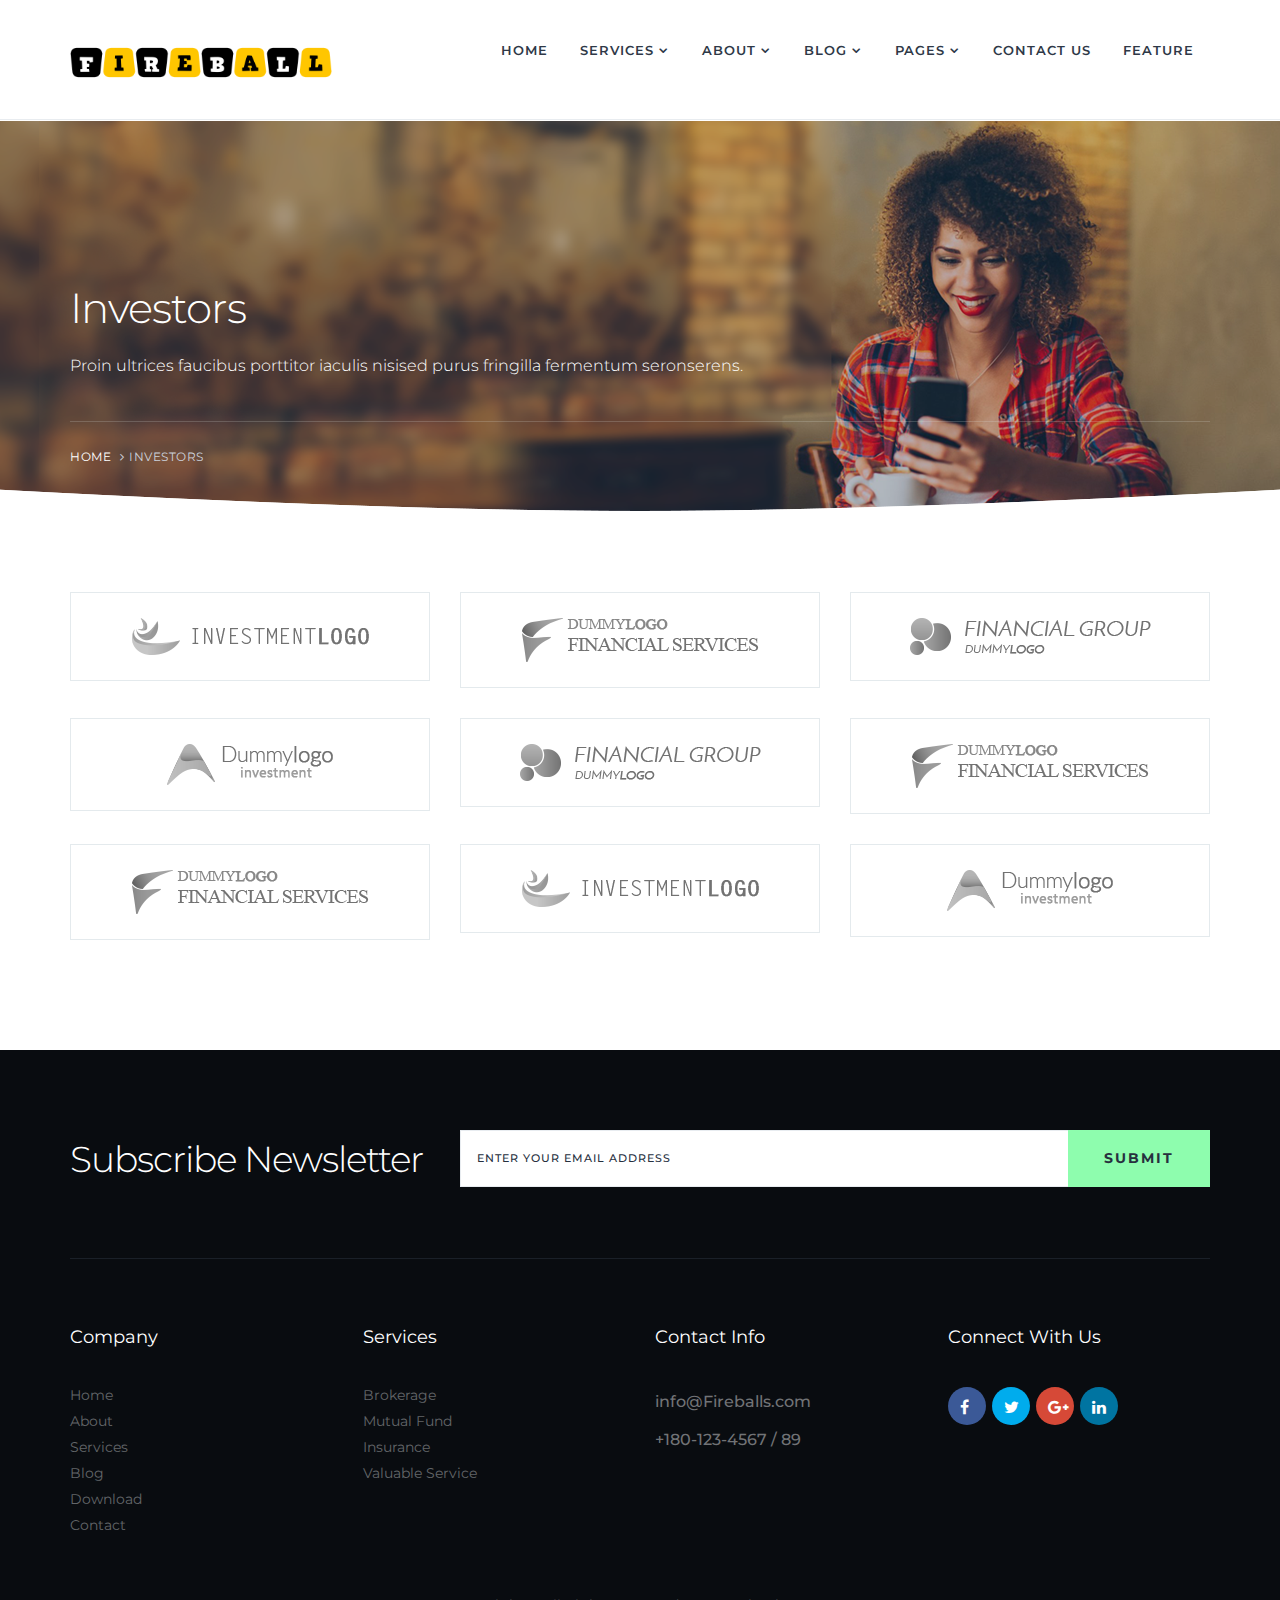
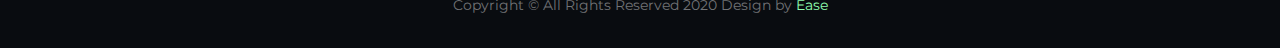
<file: partner.html>
<!DOCTYPE html>
<html lang="en">

<head>
    <meta charset="utf-8">
    <meta http-equiv="X-UA-Compatible" content="IE=edge">
    <meta name="viewport" content="width=device-width, initial-scale=1">
    <!-- The above 3 meta tags *must* come first in the head; any other head content must come *after* these tags -->
    <meta name="description" content="">
    <meta name="keywords" content="">
    <title> Fireball Investment  - Investors Page </title>
    <!-- Bootstrap -->
    <link href="css/bootstrap.min.css" rel="stylesheet">
    <!-- Style CSS -->
    <link href="css/style.css" rel="stylesheet">
    <!-- Google Fonts -->
    <link href="https://fonts.googleapis.com/css?family=Montserrat:100,100i,200,200i,300,300i,400,400i,500,500i,600,600i,700,700i,800,800i,900,900i" rel="stylesheet">
    <!-- FontAwesome CSS -->
    <link rel="stylesheet" type="text/css" href="css/fontello.css">
    <link href="css/font-awesome.min.css" rel="stylesheet">
    <!-- HTML5 shim and Respond.js for IE8 support of HTML5 elements and media queries -->
    <!-- WARNING: Respond.js doesn't work if you view the page via file:// -->
    <!--[if lt IE 9]>
      <script src="https://oss.maxcdn.com/html5shiv/3.7.3/html5shiv.min.js"></script>
      <script src="https://oss.maxcdn.com/respond/1.4.2/respond.min.js"></script>
    <![endif]-->
</head>

<body>
    <!-- header-section-->
    <div class="header-wrapper">
        <div class="container">
            <div class="row">
                <div class="col-lg-3 col-md-2 col-sm-3 col-xs-12">
                    <div class="logo">
                        <a href="index.html"><img src="./images/logo.png" alt=""> </a>
                    </div>
                </div>
                <div class="col-lg-9 col-md-10 col-sm-12 col-xs-12">
                    <!-- navigations-->
                    <div class="navigation">
                        <div id="navigation">
                            <ul>
                                <li class="active"><a href="index.html">Home</a></li>
                                <li class="has-sub"><a href="#">Services</a>
                                    <ul>
                                        <li><a href="service-list.html">Service List</a></li>
                                        <li><a href="service-single.html">Service Single</a></li>
                                    </ul>
                                </li>
                                <li class="has-sub"><a href="#">About</a>
                                    <ul>
                                         <li><a href="about.html">About</a></li>
 <li><a href="adviser-list.html">Adviser List</a></li>
                                    </ul>
                                </li>
                                <li class="has-sub"><a href="#">Blog</a>
                                    <ul>
                                        <li><a href="blog-default.html">Blog Default</a></li>
                                        <li><a href="blog-single.html">Blog Single</a></li>
                                    </ul>
                                </li>
                                <li class="has-sub"><a href="#">Pages</a>
                                    <ul>
                                        <li><a href="partner.html">Partner</a></li>
                                        <li><a href="download.html">Download</a> </li>
                                        <li><a href="expert-form.html">Expert Form</a> </li>
                                        <li><a href="404-page.html">404-page</a> </li>
                                        <li><a href="styleguide.html">styleguide</a> </li>
                                    </ul>
                                </li>
                                <li><a href="contact-us.html">Contact Us</a>
                                </li>
                                <li><a href="template-feature.html"> Feature</a>
                                </li>
                            </ul>
                        </div>
                    </div>
                    <!-- /.navigations-->
                </div>
            </div>
        </div>
    </div>
    <!-- /. header-section-->
    <!-- page-header -->
    <div class="page-header">
        <div class="container">
            <div class="row">
                <div class="col-lg-12 col-md-12 col-sm-12 col-xs-12">
                    <div class="page-section">
                        <h1 class="page-title">Investors</h1>
                        <p class="mb40">Proin ultrices faucibus porttitor iaculis nisised purus fringilla fermentum seronserens.</P>
                        <div class="page-breadcrumb">
                            <ol class="breadcrumb">
                                <li><a href="#">Home</a></li>
                                <li>Investors</li>
                            </ol>
                        </div>
                    </div>
                </div>
            </div>
        </div>
    </div>
    <!-- /.page-header-->
  <!-- partner -->
    <div class="content">
        <div class="container">
            <div class="row">
                <div class="col-lg-4 col-md-4 col-sm-4 col-xs-12">
                    <div class="partner-logo">
                       <div class="logo-img"> <img src="./images/partner_logo_1.png" alt=""></div>
                    </div>
                </div>
                <div class="col-lg-4 col-md-4 col-sm-4 col-xs-12">
                    <div class="partner-logo">
                        <div class="logo-img">
                        <img src="./images/partner_logo_2.png" alt=""></div>
                    </div>
                </div>
                <div class="col-lg-4 col-md-4 col-sm-4 col-xs-12">
                    <div class="partner-logo">
                        <div class="logo-img">
                        <img src="./images/partner_logo_3.png" alt=""></div>
                    </div>
                </div>
            </div>
            <div class="row">
                <div class="col-lg-4 col-md-4 col-sm-4 col-xs-12">
                    <div class="partner-logo">
                        <div class="logo-img">
                        <img src="./images/partner_logo_4.png" alt=""></div>
                    </div>
                </div>
                <div class="col-lg-4 col-md-4 col-sm-4 col-xs-12">
                    <div class="partner-logo">
                        <div class="logo-img">
                        <img src="./images/partner_logo_3.png" alt=""></div>
                    </div>
                </div>
                <div class="col-lg-4 col-md-4 col-sm-4 col-xs-12">
                    <div class="partner-logo">
                        <div class="logo-img">
                        <img src="./images/partner_logo_2.png" alt=""></div>
                    </div>
                </div>
            </div>
            <div class="row">
                <div class="col-lg-4 col-md-4 col-sm-4 col-xs-12">
                    <div class="partner-logo">
                        <div class="logo-img">
                        <img src="./images/partner_logo_2.png" alt=""></div>
                    </div>
                </div>
                <div class="col-lg-4 col-md-4 col-sm-4 col-xs-12">
                    <div class="partner-logo">
                          <div class="logo-img">
                        <img src="./images/partner_logo_1.png" alt=""></div>
                    </div>
                </div>
                <div class="col-lg-4 col-md-4 col-sm-4 col-xs-12">
                    <div class="partner-logo">
                          <div class="logo-img">
                        <img src="./images/partner_logo_4.png" alt="">
                    </div>
                    </div>
                </div>
            </div>
        </div>
    </div>
    <!-- /.partner-->
    <!-- footer -->
    <div class="footer">
        <div class="container">
            <div class="newsletter">
                <div class="row">
                    <div class="col-lg-4 col-md-4 col-sm-12 col-xs-12">
                        <h2 class="text-white">Subscribe Newsletter</h2>
                    </div>
                    <div class="col-lg-8 col-md-8 col-sm-12 col-xs-12">
                        <form>
                            <input id="email" class="form-control" type="text" placeholder="Enter Your Email Address" required>
                            <button type="submit" class="btn btn-primary btn-lg">submit</button>
                        </form>
                    </div>
                </div>
            </div>
            <div class="row">
                <!-- footer-company-links -->
                <div class=" col-lg-3 col-md-3 col-sm-3 col-xs-12">
                    <div class="footer-widget">
                        <h3 class="footer-title">Company</h3>
                        <ul>
                            <li><a href="#">Home </a></li>
                            <li><a href="#">About</a></li>
                            <li><a href="#">Services</a></li>
                            <li><a href="#">Blog</a></li>
                            <li><a href="#">Download</a></li>
                            <li><a href="#">Contact</a></li>
                        </ul>
                    </div>
                </div>
                <!-- /.footer-services-links -->
                <!-- footer-services-links -->
                <div class=" col-lg-3 col-md-3 col-sm-3 col-xs-12">
                    <div class="footer-widget">
                        <h3 class="footer-title">Services</h3>
                        <ul>
                            <li><a href="#">Brokerage</a></li>
                            <li><a href="#">Mutual Fund</a></li>
                            <li><a href="#">Insurance</a></li>
                            <li><a href="#">Valuable Service</a></li>
                        </ul>
                    </div>
                </div>
                <!-- /.footer-services-links -->
                <!-- footer-contact links -->
                <div class=" col-lg-3 col-md-3 col-sm-3 col-xs-12">
                    <div class="footer-widget">
                        <h3 class="footer-title">Contact Info </h3>
                        <div class="contact-info">
                            <span class="contact-text">info@Fireballs.com</span>
                        </div>
                        <div class="contact-info">
                            <span class="contact-text">+180-123-4567 / 89</span>
                        </div>
                    </div>
                </div>
                <!-- /.footer-useful links -->
                <!-- footer-useful links -->
                <div class=" col-lg-3 col-md-3 col-sm-3 col-xs-12">
                    <div class="footer-widget">
                        <h3 class="footer-title">Connect With Us</h3>
                        <div class="ft-social">
                            <span><a href="#" class="btn-social btn-facebook" ><i class="fa fa-facebook"></i></a></span>
                            <span><a href="#" class="btn-social btn-twitter"><i class="fa fa-twitter"></i></a></span>
                            <span><a href="#" class="btn-social btn-googleplus"><i class="fa fa-google-plus"></i></a></span>
                            <span><a href="#" class=" btn-social btn-linkedin"><i class="fa fa-linkedin"></i></a></span>
                        </div>
                    </div>
                </div>
                <!-- /.footer-useful links -->
            </div>
        </div>
        <!-- tiny-footer -->
        <div class="container">
            <div class="row">
                <div class="tiny-footer">
                    <div class="col-lg-12 col-md-12 col-sm-12 col-xs-12">
                        <p>Copyright © All Rights Reserved 2020  Design by
                            <a href="https://easetemplate.com/" target="_blank" class="copyrightlink">Ease</a></p>
                    </div>
                </div>
            </div>
            <!-- /. tiny-footer -->
        </div>
    </div>
    <!-- /.footer -->
    <!-- jQuery (necessary for Bootstrap's JavaScript plugins) -->
    <script src="js/jquery.min.js" type="text/javascript"></script>
    <!-- Include all compiled plugins (below), or include individual files as needed -->
    <script src="js/bootstrap.min.js" type="text/javascript"></script>
    <script src="js/menumaker.js" type="text/javascript"></script>
    <script type="text/javascript" src="js/jquery.sticky.js"></script>
    <script type="text/javascript" src="js/sticky-header.js"></script>
</body>

</html>
</file>
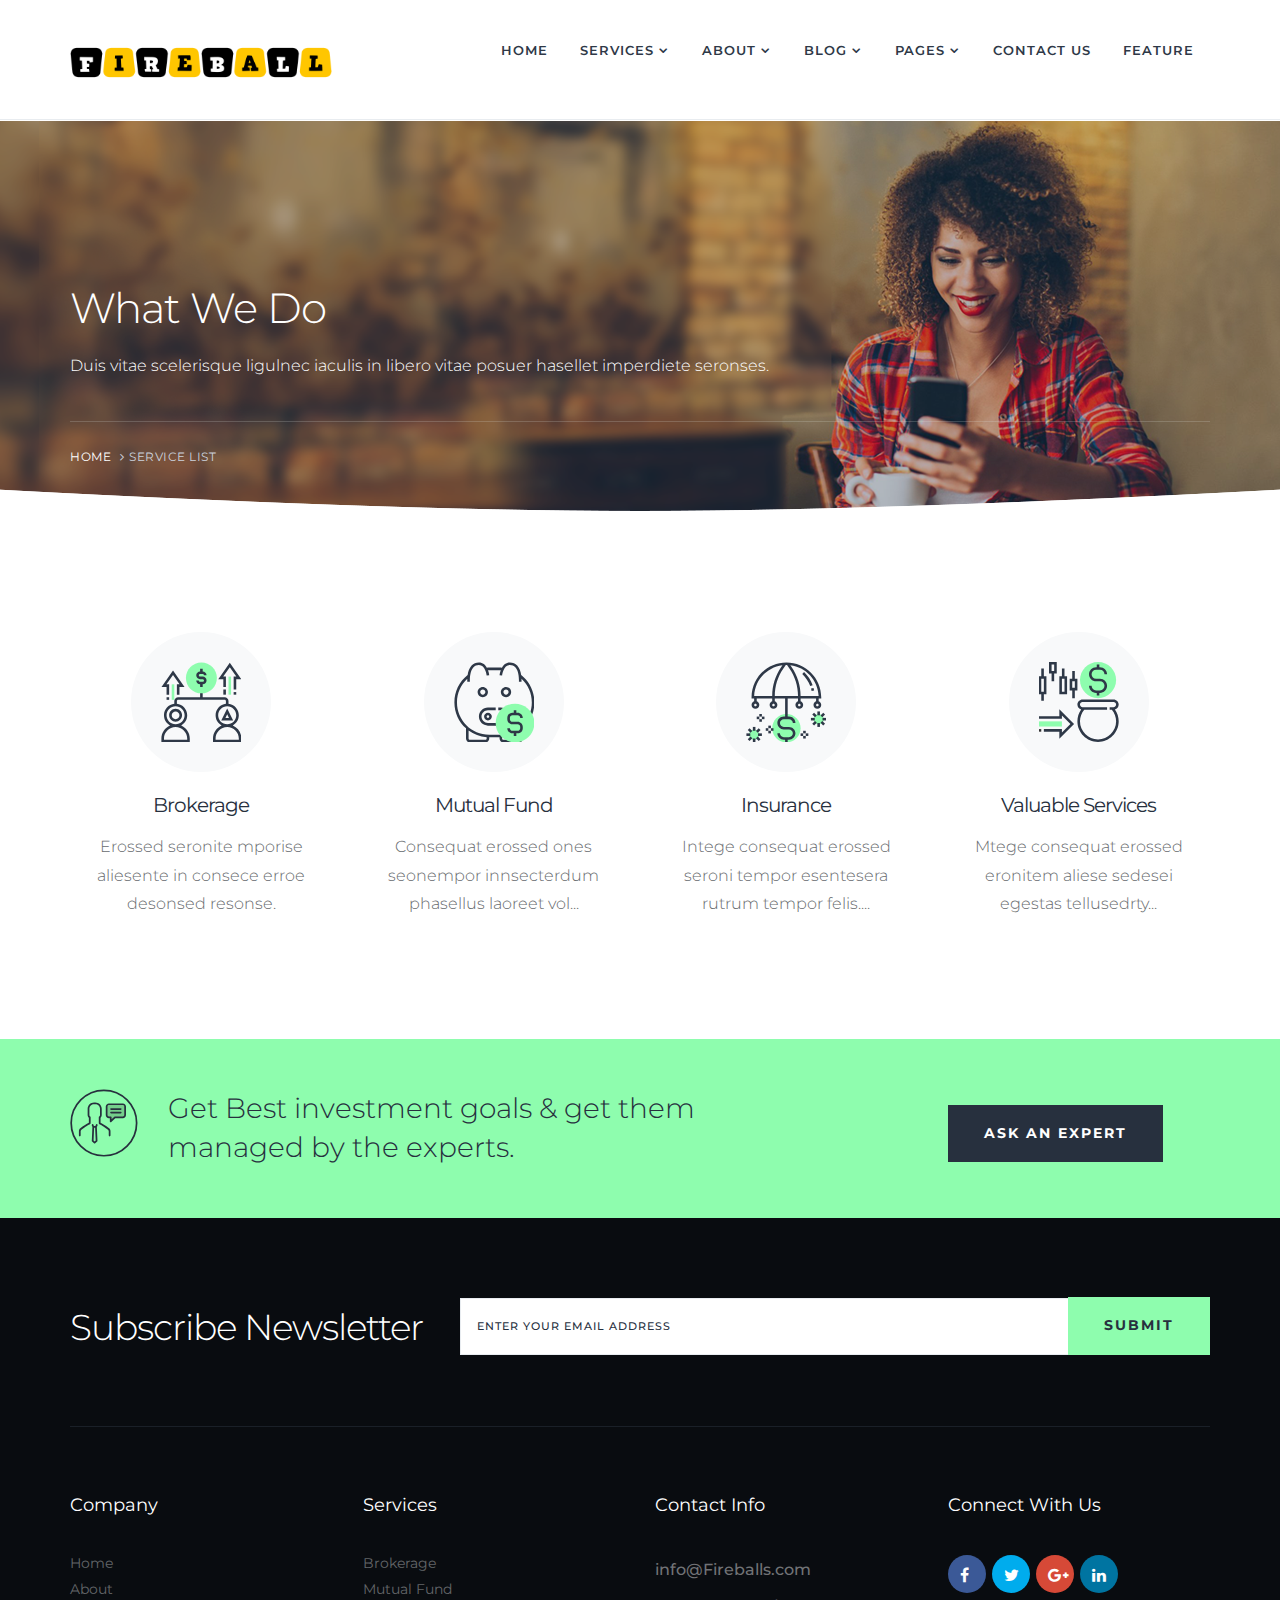
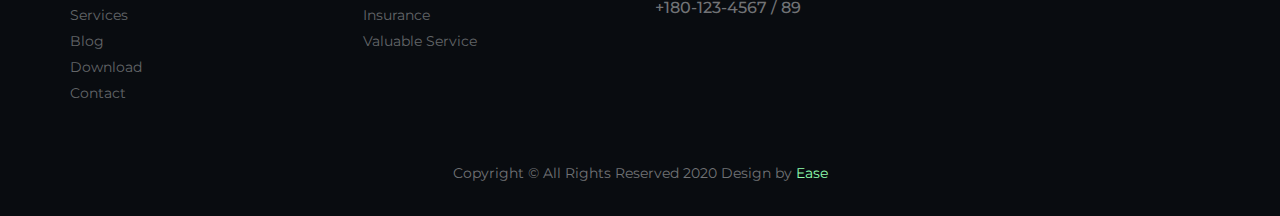
<file: service-list.html>
<!DOCTYPE html>
<html lang="en">

<head>
    <meta charset="utf-8">
    <meta http-equiv="X-UA-Compatible" content="IE=edge">
    <meta name="viewport" content="width=device-width, initial-scale=1">
    <!-- The above 3 meta tags *must* come first in the head; any other head content must come *after* these tags -->
    <meta name="description" content="">
    <meta name="keywords" content="">
    <title> Fireball Investment  - Service list Page </title>
    <!-- Bootstrap -->
    <link href="css/bootstrap.min.css" rel="stylesheet">
    <!-- Style CSS -->
    <link href="css/style.css" rel="stylesheet">
    <!-- Google Fonts -->
    <link href="https://fonts.googleapis.com/css?family=Montserrat:100,100i,200,200i,300,300i,400,400i,500,500i,600,600i,700,700i,800,800i,900,900i" rel="stylesheet">
    <!-- FontAwesome CSS -->
    <link rel="stylesheet" type="text/css" href="css/fontello.css">
    <link href="css/font-awesome.min.css" rel="stylesheet">
    <!-- HTML5 shim and Respond.js for IE8 support of HTML5 elements and media queries -->
    <!-- WARNING: Respond.js doesn't work if you view the page via file:// -->
    <!--[if lt IE 9]>
      <script src="https://oss.maxcdn.com/html5shiv/3.7.3/html5shiv.min.js"></script>
      <script src="https://oss.maxcdn.com/respond/1.4.2/respond.min.js"></script>
    <![endif]-->
</head>

<body>
    <!-- header-section-->
    <div class="header-wrapper">
        <div class="container">
            <div class="row">
                <div class="col-lg-3 col-md-2 col-sm-3 col-xs-12">
                    <div class="logo">
                        <a href="index.html"><img src="./images/logo.png" alt=""> </a>
                    </div>
                </div>
                <div class="col-lg-9 col-md-10 col-sm-12 col-xs-12">
                    <!-- navigations-->
                    <div class="navigation">
                        <div id="navigation">
                            <ul>
                                <li class="active"><a href="index.html">Home</a></li>
                                <li class="has-sub"><a href="#">Services</a>
                                    <ul>
                                        <li><a href="service-list.html">Service List</a></li>
                                        <li><a href="service-single.html">Service Single</a></li>
                                    </ul>
                                </li>
                                <li class="has-sub"><a href="#">About</a>
                                    <ul>
                                        <li><a href="about.html">About</a></li>
                                        <li><a href="adviser-list.html">Adviser List</a></li>
                                    </ul>
                                </li>
                                <li class="has-sub"><a href="#">Blog</a>
                                    <ul>
                                        <li><a href="blog-default.html">Blog Default</a></li>
                                        <li><a href="blog-single.html">Blog Single</a></li>
                                    </ul>
                                </li>
                                <li class="has-sub"><a href="#">Pages</a>
                                    <ul>
                                        <li><a href="partner.html">Partner</a></li>
                                        <li><a href="download.html">Download</a> </li>
                                        <li><a href="expert-form.html">Expert Form</a> </li>
                                        <li><a href="404-page.html">404-page</a> </li>
                                        <li><a href="styleguide.html">styleguide</a> </li>
                                    </ul>
                                </li>
                                <li><a href="contact-us.html">Contact Us</a>
                                </li>
                                <li><a href="template-feature.html"> Feature</a>
                                </li>
                            </ul>
                        </div>
                    </div>
                    <!-- /.navigations-->
                </div>
            </div>
        </div>
    </div>
    <!-- /. header-section-->
    <!-- page-header -->
    <div class="page-header">
        <div class="container">
            <div class="row">
                <div class="col-lg-12 col-md-12 col-sm-12 col-xs-12">
                    <div class="page-section">
                        <h1 class="page-title">What We Do</h1>
                        <p class="mb40">Duis vitae scelerisque ligulnec iaculis in libero vitae posuer hasellet imperdiete seronses.</P>
                        <div class="page-breadcrumb">
                            <ol class="breadcrumb">
                                <li><a href="#">Home</a></li>
                                <li>Service List</li>
                            </ol>
                        </div>
                    </div>
                </div>
            </div>
        </div>
    </div>
    <!-- /.page-header-->
    <!-- service -->
    <div class="space-medium">
        <div class="container">
            <div class="row">
                <div class="col-lg-3 col-md-3 col-sm-6 col-xs-12">
                    <div class="service-block">
                        <div class="service-icon">
                            <img src="./images/investment.svg" alt="">
                        </div>
                        <div class="service-content">
                            <h4><a href="#" class="title">
                               Brokerage </a></h4>
                            <p>Erossed seronite mporise aliesente in consece erroe desonsed resonse.</p>
                        </div>
                    </div>
                </div>
                <div class="col-lg-3 col-md-3 col-sm-6 col-xs-12">
                    <div class="service-block">
                        <div class="service-icon">
                            <img src="./images/piggybank.svg" alt="">
                        </div>
                        <div class="service-content">
                            <h4> <a href="#" class="title">
                               Mutual Fund </a></h4>
                            <p>Consequat erossed ones seonempor innsecterdum phasellus laoreet vol...</p>
                        </div>
                    </div>
                </div>
                <div class="col-lg-3 col-md-3 col-sm-6 col-xs-12">
                    <div class="service-block">
                        <div class="service-icon">
                            <img src="./images/umbrella.svg" alt="">
                        </div>
                        <div class="service-content">
                            <h4><a href="#"  class="title">
                                Insurance </a></h4>
                            <p>Intege consequat erossed seroni tempor esentesera rutrum tempor felis....</p>
                        </div>
                    </div>
                </div>
                <div class="col-lg-3 col-md-3 col-sm-6 col-xs-12">
                    <div class="service-block">
                        <div class="service-icon">
                            <img src="./images/dollar.svg" alt="">
                        </div>
                        <div class="service-content">
                            <h4><a href="#"  class="title">
                               Valuable Services</a></h4>
                            <p>Mtege consequat erossed eronitem aliese sedesei egestas tellusedrty...</p>
                        </div>
                    </div>
                </div>
            </div>
        </div>
    </div>
    <!-- /.service -->
    <!-- cta-wrapper -->
    <div class="cta-wrapper">
        <div class="container">
            <div class="row">
                <div class="col-lg-1 col-md-1 col-sm-2 col-xs-12">
                    <div class="cta-wrapper-icon">
                        <img src="./images/advisor.svg" alt="" class="img-responsive">
                    </div>
                </div>
                <div class="col-lg-8 col-md-8 col-sm-6 col-xs-12">
                    <p class="cta-wrapper-text">Get Best investment goals &amp; get them
                        <br> managed by the experts.</p>
                </div>
                <div class="col-lg-3 col-md-3 col-sm-4 col-xs-12">
                    <a href="#" class=" btn btn-default btn-lg">ask an expert</a>
                </div>
            </div>
        </div>
    </div>
    <!-- /.cta-wrapper -->
    <!-- footer -->
    <div class="footer">
        <div class="container">
            <div class="newsletter">
                <div class="row">
                    <div class="col-lg-4 col-md-4 col-sm-12 col-xs-12">
                        <h2 class="text-white">Subscribe Newsletter</h2>
                    </div>
                    <div class="col-lg-8 col-md-8 col-sm-12 col-xs-12">
                        <form>
                            <input id="email" class="form-control" type="text" placeholder="Enter Your Email Address" required>
                            <button type="submit" class="btn btn-primary btn-lg">submit</button>
                        </form>
                    </div>
                </div>
            </div>
            <div class="row">
                <!-- footer-company-links -->
                <div class=" col-lg-3 col-md-3 col-sm-3 col-xs-12">
                    <div class="footer-widget">
                        <h3 class="footer-title">Company</h3>
                        <ul>
                            <li><a href="#">Home </a></li>
                            <li><a href="#">About</a></li>
                            <li><a href="#">Services</a></li>
                            <li><a href="#">Blog</a></li>
                            <li><a href="#">Download</a></li>
                            <li><a href="#">Contact</a></li>
                        </ul>
                    </div>
                </div>
                <!-- /.footer-services-links -->
                <!-- footer-services-links -->
                <div class=" col-lg-3 col-md-3 col-sm-3 col-xs-12">
                    <div class="footer-widget">
                        <h3 class="footer-title">Services</h3>
                        <ul>
                            <li><a href="#">Brokerage</a></li>
                            <li><a href="#">Mutual Fund</a></li>
                            <li><a href="#">Insurance</a></li>
                            <li><a href="#">Valuable Service</a></li>
                        </ul>
                    </div>
                </div>
                <!-- /.footer-services-links -->
                <!-- footer-contact links -->
                <div class=" col-lg-3 col-md-3 col-sm-3 col-xs-12">
                    <div class="footer-widget">
                        <h3 class="footer-title">Contact Info </h3>
                        <div class="contact-info">
                            <span class="contact-text">info@Fireballs.com</span>
                        </div>
                        <div class="contact-info">
                            <span class="contact-text">+180-123-4567 / 89</span>
                        </div>
                    </div>
                </div>
                <!-- /.footer-useful links -->
                <!-- footer-useful links -->
                <div class=" col-lg-3 col-md-3 col-sm-3 col-xs-12">
                    <div class="footer-widget">
                        <h3 class="footer-title">Connect With Us</h3>
                        <div class="ft-social">
                            <span><a href="#" class="btn-social btn-facebook" ><i class="fa fa-facebook"></i></a></span>
                            <span><a href="#" class="btn-social btn-twitter"><i class="fa fa-twitter"></i></a></span>
                            <span><a href="#" class="btn-social btn-googleplus"><i class="fa fa-google-plus"></i></a></span>
                            <span><a href="#" class=" btn-social btn-linkedin"><i class="fa fa-linkedin"></i></a></span>
                        </div>
                    </div>
                </div>
                <!-- /.footer-useful links -->
            </div>
        </div>
        <!-- tiny-footer -->
        <div class="container">
            <div class="row">
                <div class="tiny-footer">
                    <div class="col-lg-12 col-md-12 col-sm-12 col-xs-12">
                        <p>Copyright © All Rights Reserved 2020  Design by
                            <a href="https://easetemplate.com/" target="_blank" class="copyrightlink">Ease</a></p>
                    </div>
                </div>
            </div>
            <!-- /. tiny-footer -->
        </div>
    </div>
    <!-- /.footer -->
    <!-- jQuery (necessary for Bootstrap's JavaScript plugins) -->
    <script src="js/jquery.min.js" type="text/javascript"></script>
    <!-- Include all compiled plugins (below), or include individual files as needed -->
    <script src="js/bootstrap.min.js" type="text/javascript"></script>
    <script src="js/menumaker.js" type="text/javascript"></script>
    <script type="text/javascript" src="js/jquery.sticky.js"></script>
    <script type="text/javascript" src="js/sticky-header.js"></script>
</body>

</html>
</file>
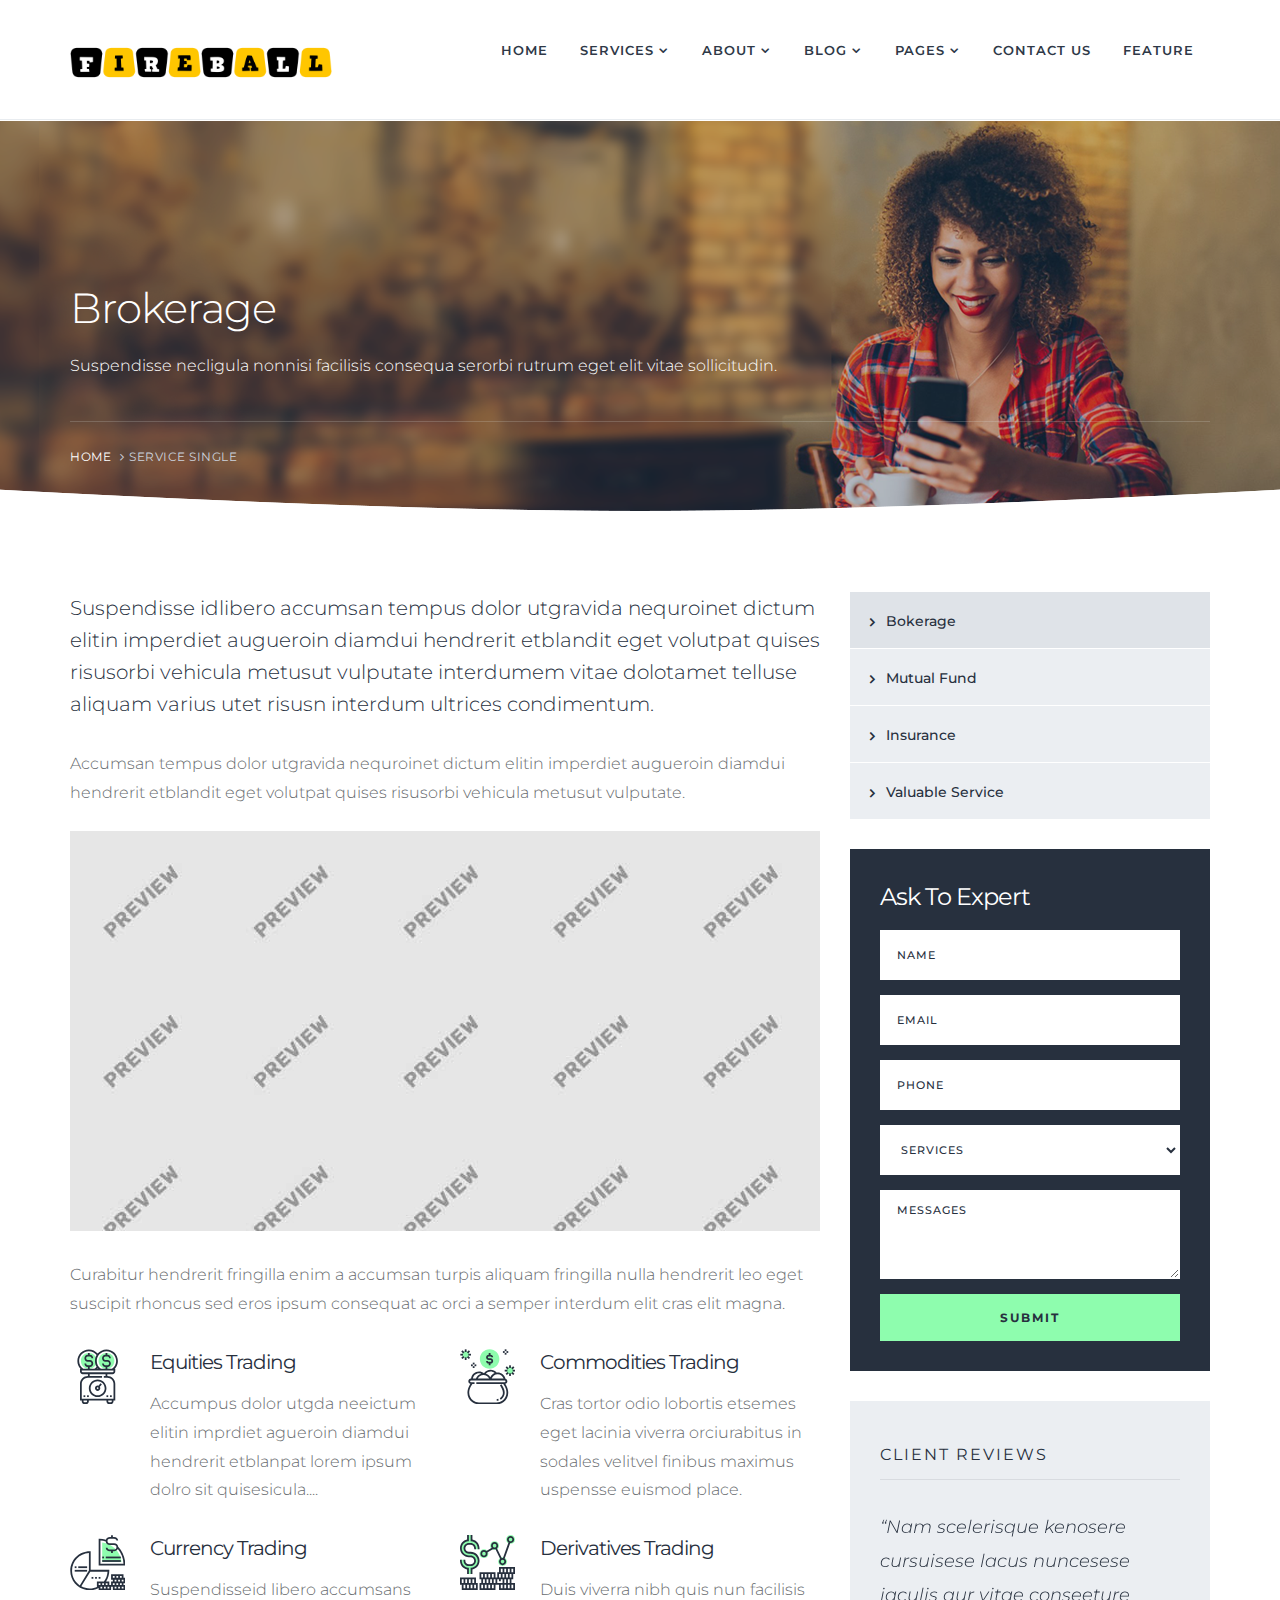
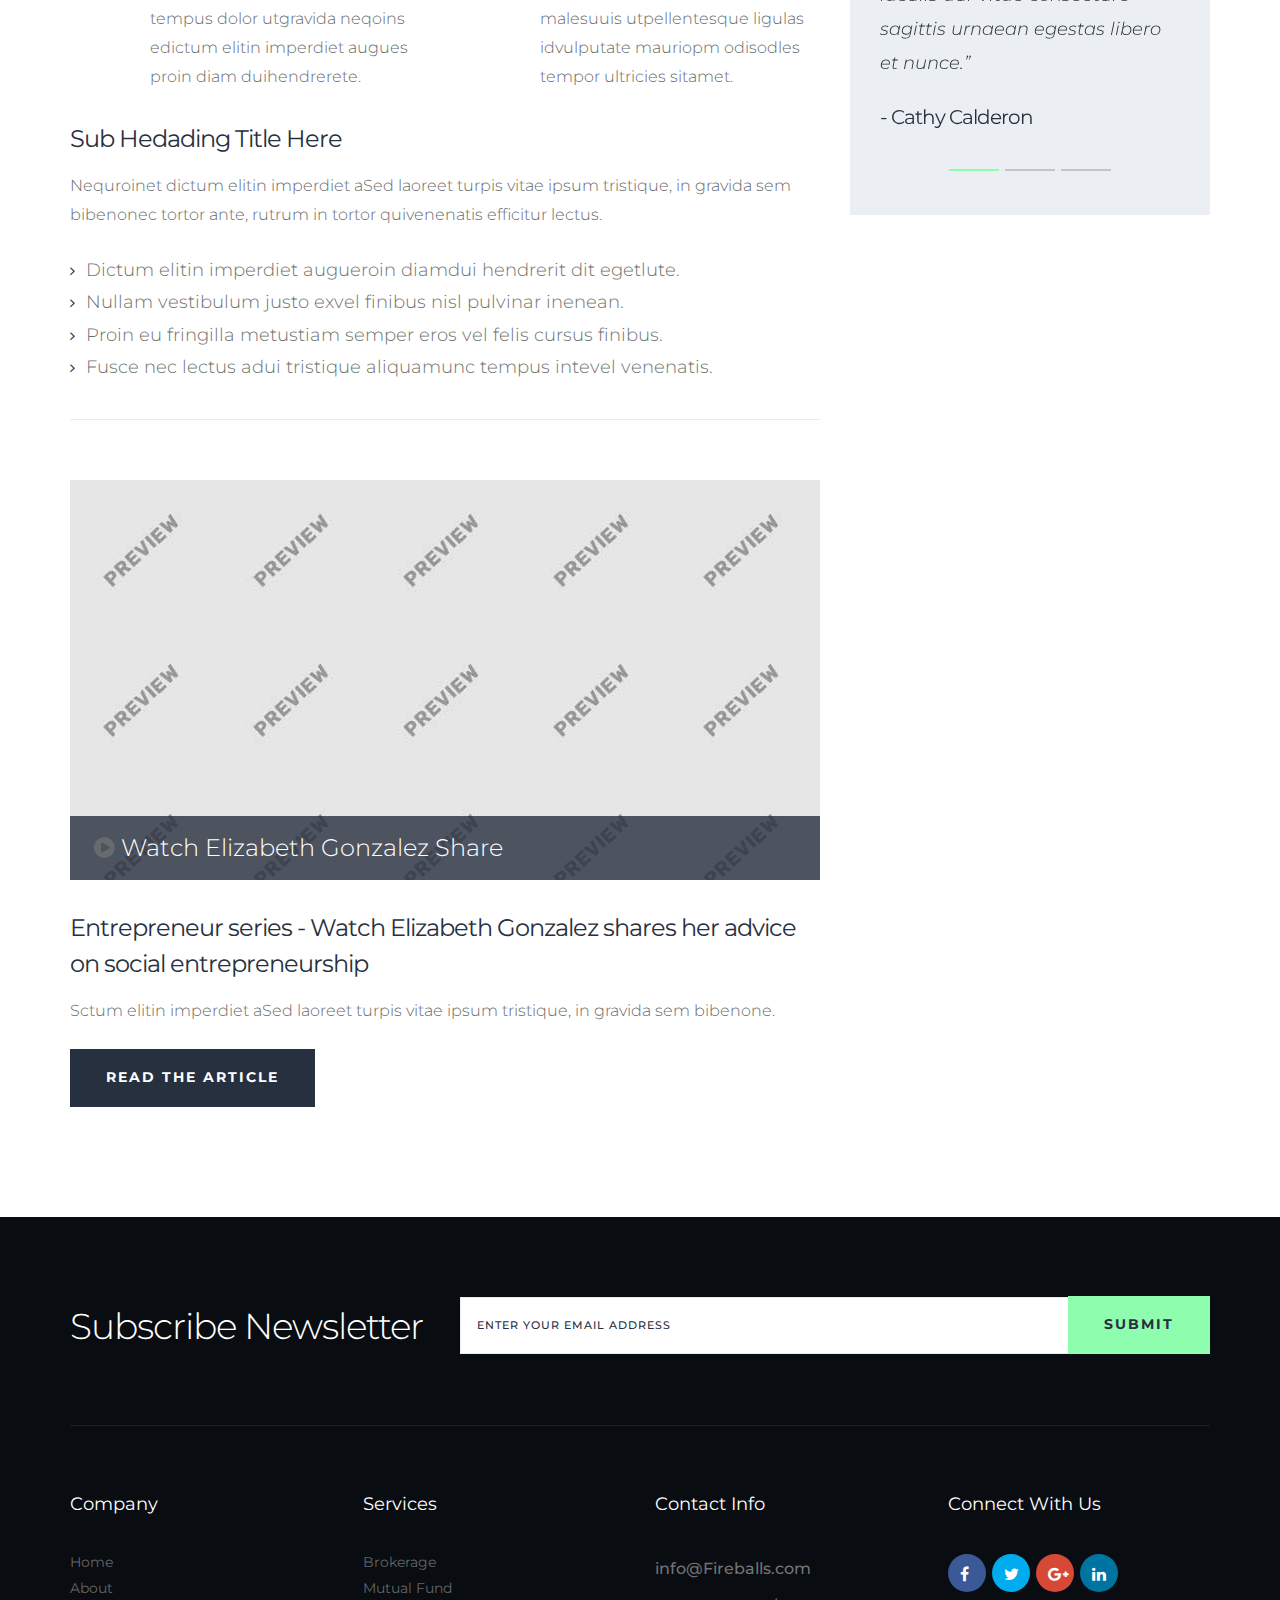
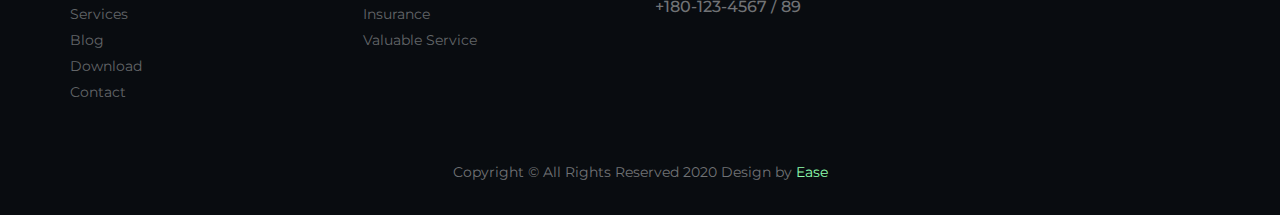
<file: service-single.html>
<!DOCTYPE html>
<html lang="en">

<head>
    <meta charset="utf-8">
    <meta http-equiv="X-UA-Compatible" content="IE=edge">
    <meta name="viewport" content="width=device-width, initial-scale=1">
    <!-- The above 3 meta tags *must* come first in the head; any other head content must come *after* these tags -->
    <meta name="description" content="">
    <meta name="keywords" content="">
    <title> Fireball Investment  - Service Single Page </title>
    <!-- Bootstrap -->
    <link href="css/bootstrap.min.css" rel="stylesheet">
    <!-- Style CSS -->
    <link href="css/style.css" rel="stylesheet">
    <!-- Google Fonts -->
    <link href="https://fonts.googleapis.com/css?family=Montserrat:100,100i,200,200i,300,300i,400,400i,500,500i,600,600i,700,700i,800,800i,900,900i" rel="stylesheet">
    <!-- Owl Carousel CSS -->
    <link href="css/owl.carousel.css" rel="stylesheet">
    <link href="css/owl.theme.default.css" rel="stylesheet">
    <!-- FontAwesome CSS -->
    <link rel="stylesheet" type="text/css" href="css/fontello.css">
    <link href="css/font-awesome.min.css" rel="stylesheet">
    <!-- HTML5 shim and Respond.js for IE8 support of HTML5 elements and media queries -->
    <!-- WARNING: Respond.js doesn't work if you view the page via file:// -->
    <!--[if lt IE 9]>
      <script src="https://oss.maxcdn.com/html5shiv/3.7.3/html5shiv.min.js"></script>
      <script src="https://oss.maxcdn.com/respond/1.4.2/respond.min.js"></script>
    <![endif]-->
</head>

<body>
    <!-- header-section-->
    <div class="header-wrapper">
        <div class="container">
            <div class="row">
                <div class="col-lg-3 col-md-2 col-sm-3 col-xs-12">
                    <div class="logo">
                        <a href="index.html"><img src="./images/logo.png" alt=""> </a>
                    </div>
                </div>
                <div class="col-lg-9 col-md-10 col-sm-12 col-xs-12">
                    <!-- navigations-->
                    <div class="navigation">
                        <div id="navigation">
                            <ul>
                                <li class="active"><a href="index.html">Home</a></li>
                                <li class="has-sub"><a href="#">Services</a>
                                    <ul>
                                        <li><a href="service-list.html">Service List</a></li>
                                        <li><a href="service-single.html">Service Single</a></li>
                                    </ul>
                                </li>
                                <li class="has-sub"><a href="#">About</a>
                                    <ul>
                                        <li><a href="about.html">About</a></li>
                                        <li><a href="adviser-list.html">Adviser List</a></li>
                                    </ul>
                                </li>
                                <li class="has-sub"><a href="#">Blog</a>
                                    <ul>
                                        <li><a href="blog-default.html">Blog Default</a></li>
                                        <li><a href="blog-single.html">Blog Single</a></li>
                                    </ul>
                                </li>
                                <li class="has-sub"><a href="#">Pages</a>
                                    <ul>
                                        <li><a href="partner.html">Partner</a></li>
                                        <li><a href="download.html">Download</a> </li>
                                        <li><a href="expert-form.html">Expert Form</a> </li>
                                        <li><a href="404-page.html">404-page</a> </li>
                                        <li><a href="styleguide.html">styleguide</a> </li>
                                    </ul>
                                </li>
                                <li><a href="contact-us.html">Contact Us</a>
                                </li>
                                <li><a href="template-feature.html"> Feature</a>
                                </li>
                            </ul>
                        </div>
                    </div>
                    <!-- /.navigations-->
                </div>
            </div>
        </div>
    </div>
    <!-- /. header-section-->
    <!-- page-header -->
    <div class="page-header">
        <div class="container">
            <div class="row">
                <div class="col-lg-12 col-md-12 col-sm-12 col-xs-12">
                    <div class="page-section">
                        <h1 class="page-title">Brokerage</h1>
                        <p class="mb40">Suspendisse necligula nonnisi facilisis consequa serorbi rutrum eget elit vitae sollicitudin.</P>
                        <div class="page-breadcrumb">
                            <ol class="breadcrumb">
                                <li><a href="#">Home</a></li>
                                <li>Service Single</li>
                            </ol>
                        </div>
                    </div>
                </div>
            </div>
        </div>
    </div>
    <!-- /.page-header-->
    <!-- service single -->
    <div class="content">
        <div class="container">
            <div class="row">
                <div class="col-lg-8 col-md-8 col-sm-8 col-xs-12">
                    <div class="service-data">
                        <p class="lead">Suspendisse idlibero accumsan tempus dolor utgravida nequroinet dictum elitin imperdiet augueroin diamdui hendrerit etblandit eget volutpat quises risusorbi vehicula metusut vulputate interdumem vitae dolotamet telluse aliquam varius utet risusn interdum ultrices condimentum.</p>
                        <p>Accumsan tempus dolor utgravida nequroinet dictum elitin imperdiet augueroin diamdui hendrerit etblandit eget volutpat quises risusorbi vehicula metusut vulputate.</p>
                        <div class="service-img"> <img src="./images/service_img_1.jpg" alt="" class="img-responsive"></div>
                        <p>Curabitur hendrerit fringilla enim a accumsan turpis aliquam fringilla nulla hendrerit leo eget suscipit rhoncus sed eros ipsum consequat ac orci a semper interdum elit cras elit magna. </p>
                    </div>
                    <div class="row">
                        <div class="col-lg-6 col-md-6 col-sm-6 col-xs-12 mb30">
                            <div class="feature-section">
                                <div class="feature-icon">
                                    <img src="./images/equity.svg" alt="" class="img-responsive">
                                </div>
                                <div class="feature-content">
                                    <h4>Equities Trading </h4>
                                    <p>Accumpus dolor utgda neeictum elitin imprdiet agueroin diamdui hendrerit etblanpat lorem ipsum dolro sit quisesicula....</p>
                                </div>
                            </div>
                        </div>
                        <div class="col-lg-6 col-md-6 col-sm-6 col-xs-12 mb30">
                            <div class="feature-section">
                                <div class="feature-icon">
                                    <img src="./images/saving.svg" alt="" class="img-responsive">
                                </div>
                                <div class="feature-content">
                                    <h4>Commodities Trading  </h4>
                                    <p>Cras tortor odio lobortis etsemes eget lacinia viverra orciurabitus in sodales velitvel finibus maximus uspensse euismod place.</p>
                                </div>
                            </div>
                        </div>
                        <div class="col-lg-6 col-md-6 col-sm-6 col-xs-12 mb30">
                            <div class="feature-section">
                                <div class="feature-icon">
                                    <img src="./images/chart.svg" alt="" class="img-responsive">
                                </div>
                                <div class="feature-content">
                                    <h4>Currency Trading </h4>
                                    <p>Suspendisseid libero accumsans tempus dolor utgravida neqoins edictum elitin imperdiet augues proin diam duihendrerete.</p>
                                </div>
                            </div>
                        </div>
                        <div class="col-lg-6 col-md-6 col-sm-6 col-xs-12 mb30">
                            <div class="feature-section">
                                <div class="feature-icon">
                                    <img src="./images/coin.svg" alt="" class="img-responsive">
                                </div>
                                <div class="feature-content">
                                    <h4>Derivatives Trading  </h4>
                                    <p>Duis viverra nibh quis nun facilisis malesuuis utpellentesque ligulas idvulputate mauriopm odisodles tempor ultricies sitamet.</p>
                                </div>
                            </div>
                        </div>
                        <div class="col-lg-12 col-md-12 col-sm-12 col-xs-12 mb30">
                            <h3>Sub Hedading Title Here</h3>
                            <p>Nequroinet dictum elitin imperdiet aSed laoreet turpis vitae ipsum tristique, in gravida sem bibenonec tortor ante, rutrum in tortor quivenenatis efficitur lectus.</p>
                            <div class="feature-list">
                                <ul class="arrow arrow-right">
                                    <li>Dictum elitin imperdiet augueroin diamdui hendrerit dit egetlute.</li>
                                    <li>Nullam vestibulum justo exvel finibus nisl pulvinar inenean.</li>
                                    <li>Proin eu fringilla metustiam semper eros vel felis cursus finibus.</li>
                                    <li>Fusce nec lectus adui tristique aliquamunc tempus intevel venenatis. </li>
                                </ul>
                            </div>
                        </div>
                        <div class="col-lg-12 col-md-12 col-sm-12 col-xs-12 mb30">
                            <div class="video-img">
                                <img src="./images/service_img_2.jpg" alt="" class="img-responsive" style=" width: 100%;">
                                <div class="video-caption"><a class="#"><i class="fa fa-play-circle"></i></a>
                                    <span>Watch Elizabeth Gonzalez Share</span></div>
                            </div>
                        </div>
                        <div class="col-lg-12 col-md-12 col-sm-12 col-xs-12 mb30">
                            <h3>Entrepreneur series - Watch Elizabeth Gonzalez shares 
her advice on social entrepreneurship</h3>
                            <p>Sctum elitin imperdiet aSed laoreet turpis vitae ipsum tristique, in gravida sem bibenone.</p>
                            <a href="#" class="btn btn-default btn-lg">Read The Article</a>
                        </div>
                    </div>
                </div>
                <div class="col-lg-4 col-md-4 col-sm-4 col-xs-12">
                    <!-- sidenav-section -->
                    <div class="sidenav">
                        <ul>
                            <li class="active"><a href="#">Bokerage</a></li>
                            <li><a href="#">Mutual Fund</a></li>
                            <li><a href="#">Insurance</a></li>
                            <li><a href="#">Valuable Service</a></li>
                        </ul>
                    </div>
                    <!-- /.sidenav-section -->
                    <!-- Form-section -->
                    <div class="form-widget">
                        <h3 class="text-white">Ask To Expert</h3>
                        <form>
                            <div class="form-group">
                                <label class="control-label sr-only "></label>
                                <input id="name" type="text" placeholder="Name" class="form-control" required>
                            </div>
                            <div class="form-group">
                                <label class="control-label sr-only "></label>
                                <input type="text" placeholder="Email" class="form-control" required>
                            </div>
                            <div class="form-group">
                                <label class="control-label sr-only"></label>
                                <input id="phone" type="text" placeholder="Phone" class="form-control" required>
                            </div>
                            <div class="form-group">
                                <label class="control-label required sr-only"></label>
                                <select id="select" name="select" class="form-control">
                                    <option value="">Services</option>
                                    <option value="">Bokerage</option>
                                    <option value="">Mutual Fund</option>
                                    <option value="">Insurance</option>
                                    <option value="">Valuable Service</option>
                                </select>
                            </div>
                            <div class="form-group">
                                <label class="control-label sr-only"></label>
                                <textarea class="form-control" id="textarea" name="textarea" rows="4" placeholder="Messages"></textarea>
                            </div>
                            <button type="submit" name="singlebutton" class="btn btn-primary btn-block ">Submit</button>
                        </form>
                        <!-- /.form-section -->
                    </div>
                    <!-- widget-testimonial -->
                    <div class="widget">
                        <h2 class="widget-title">Client Reviews</h2>
                        <div class="widget-testimonial">
                        <div class="owl-carousel owl-Four owl-theme">
                            <div class="item">
                                <div class="widget-testi-content">
                                    <p class="testi-text">“Nam scelerisque kenosere cursuisese lacus nuncesese iaculis aur vitae conseeture sagittis urnaean egestas libero et nunce.” </p>
                                    <h4>- Cathy Calderon</h4>
                                </div>
                            </div>
                            <div class="item">
                                <div class="widget-testi-content">
                                    <p class="testi-text">“Suspendisseid libero accumsans tempus dolor utgravida neqoins edictum elitin imperdiet augues proin diam duihendrerete.” </p>
                                    <h4>- Mark Novel</h4>
                                </div>
                            </div>
                            <div class="item">
                                <div class="widget-testi-content">
                                    <p class="testi-text">Accumpus dolor utgda neeictum elitin imprdiet agueroin diamdui hendrerit etblanpat lorem ipsum dolro sit quisesicula. </p>
                                    <h4>- lipstom misty</h4>
                                </div>
                            </div>
                        </div>
                    </div>
                    </div>
                    <!-- /.widget-testimonial -->
                </div>
            </div>
        </div>
    </div>
    <!-- /.single-services -->
     <!-- footer -->
    <div class="footer">
        <div class="container">
            <div class="newsletter">
                <div class="row">
                    <div class="col-lg-4 col-md-4 col-sm-12 col-xs-12">
                        <h2 class="text-white">Subscribe Newsletter</h2>
                    </div>
                    <div class="col-lg-8 col-md-8 col-sm-12 col-xs-12">
                        <form>
                            <input id="email" class="form-control" type="text" placeholder="Enter Your Email Address" required>
                            <button type="submit" class="btn btn-primary btn-lg">submit</button>
                        </form>
                    </div>
                </div>
            </div>
            <div class="row">
                <!-- footer-company-links -->
                <div class=" col-lg-3 col-md-3 col-sm-3 col-xs-12">
                    <div class="footer-widget">
                        <h3 class="footer-title">Company</h3>
                        <ul>
                            <li><a href="#">Home </a></li>
                            <li><a href="#">About</a></li>
                            <li><a href="#">Services</a></li>
                            <li><a href="#">Blog</a></li>
                            <li><a href="#">Download</a></li>
                            <li><a href="#">Contact</a></li>
                        </ul>
                    </div>
                </div>
                <!-- /.footer-services-links -->
                <!-- footer-services-links -->
                <div class=" col-lg-3 col-md-3 col-sm-3 col-xs-12">
                    <div class="footer-widget">
                        <h3 class="footer-title">Services</h3>
                        <ul>
                            <li><a href="#">Brokerage</a></li>
                            <li><a href="#">Mutual Fund</a></li>
                            <li><a href="#">Insurance</a></li>
                            <li><a href="#">Valuable Service</a></li>
                        </ul>
                    </div>
                </div>
                <!-- /.footer-services-links -->
                <!-- footer-contact links -->
                <div class=" col-lg-3 col-md-3 col-sm-3 col-xs-12">
                    <div class="footer-widget">
                        <h3 class="footer-title">Contact Info </h3>
                        <div class="contact-info">
                            <span class="contact-text">info@Fireballs.com</span>
                        </div>
                        <div class="contact-info">
                            <span class="contact-text">+180-123-4567 / 89</span>
                        </div>
                    </div>
                </div>
                <!-- /.footer-useful links -->
                <!-- footer-useful links -->
                <div class=" col-lg-3 col-md-3 col-sm-3 col-xs-12">
                    <div class="footer-widget">
                        <h3 class="footer-title">Connect With Us</h3>
                        <div class="ft-social">
                            <span><a href="#" class="btn-social btn-facebook" ><i class="fa fa-facebook"></i></a></span>
                            <span><a href="#" class="btn-social btn-twitter"><i class="fa fa-twitter"></i></a></span>
                            <span><a href="#" class="btn-social btn-googleplus"><i class="fa fa-google-plus"></i></a></span>
                            <span><a href="#" class=" btn-social btn-linkedin"><i class="fa fa-linkedin"></i></a></span>
                        </div>
                    </div>
                </div>
                <!-- /.footer-useful links -->
            </div>
        </div>
        <!-- tiny-footer -->
        <div class="container">
            <div class="row">
                <div class="tiny-footer">
                    <div class="col-lg-12 col-md-12 col-sm-12 col-xs-12">
                        <p>Copyright © All Rights Reserved 2020  Design by
                            <a href="https://easetemplate.com/" target="_blank" class="copyrightlink">Ease</a></p>
                    </div>
                </div>
            </div>
            <!-- /. tiny-footer -->
        </div>
    </div>
    <!-- /.footer -->
    <!-- jQuery (necessary for Bootstrap's JavaScript plugins) -->
    <script src="js/jquery.min.js" type="text/javascript"></script>
    <!-- Include all compiled plugins (below), or include individual files as needed -->
    <script src="js/bootstrap.min.js" type="text/javascript"></script>
    <script src="js/menumaker.js" type="text/javascript"></script>
    <script type="text/javascript" src="js/jquery.sticky.js"></script>
    <script type="text/javascript" src="js/sticky-header.js"></script>
    <script type="text/javascript" src="js/owl.carousel.min.js"></script>
    <script type="text/javascript" src="js/multiple-carousel.js"></script>
</body>

</html>
</file>
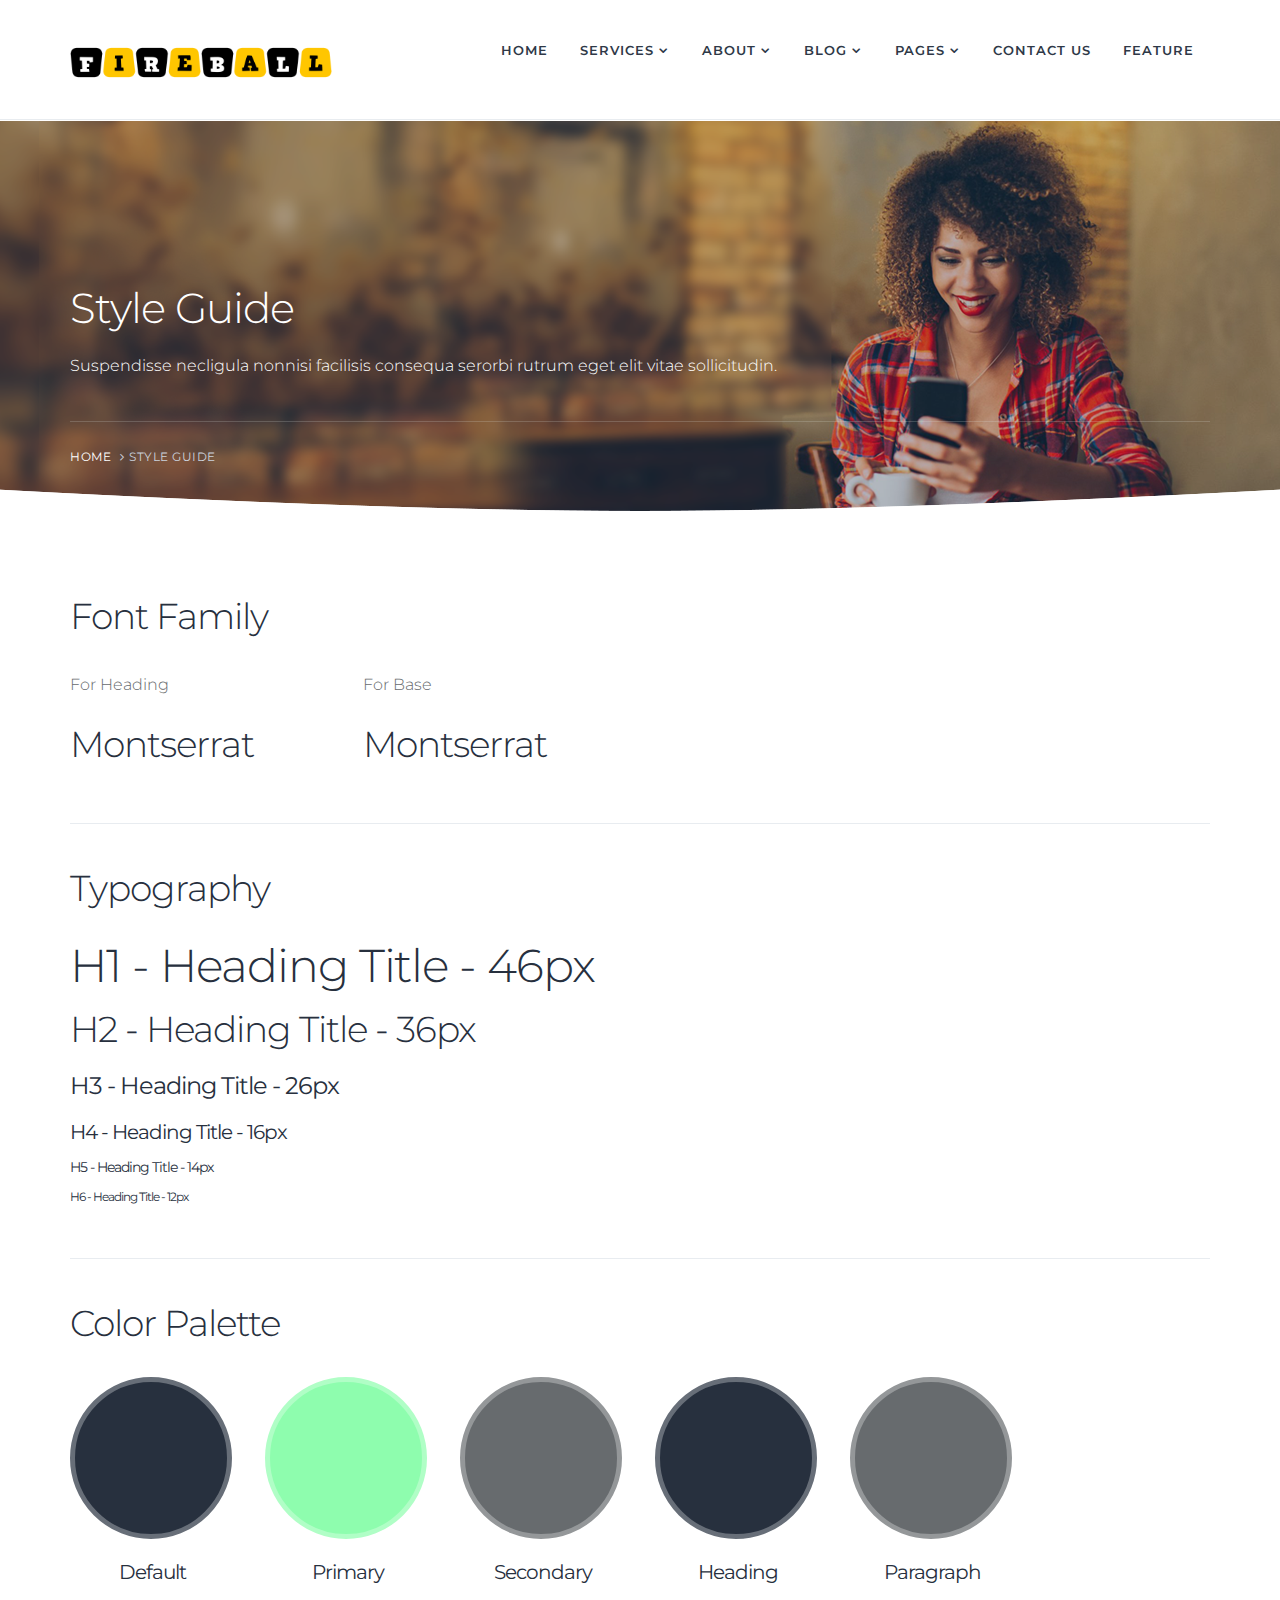
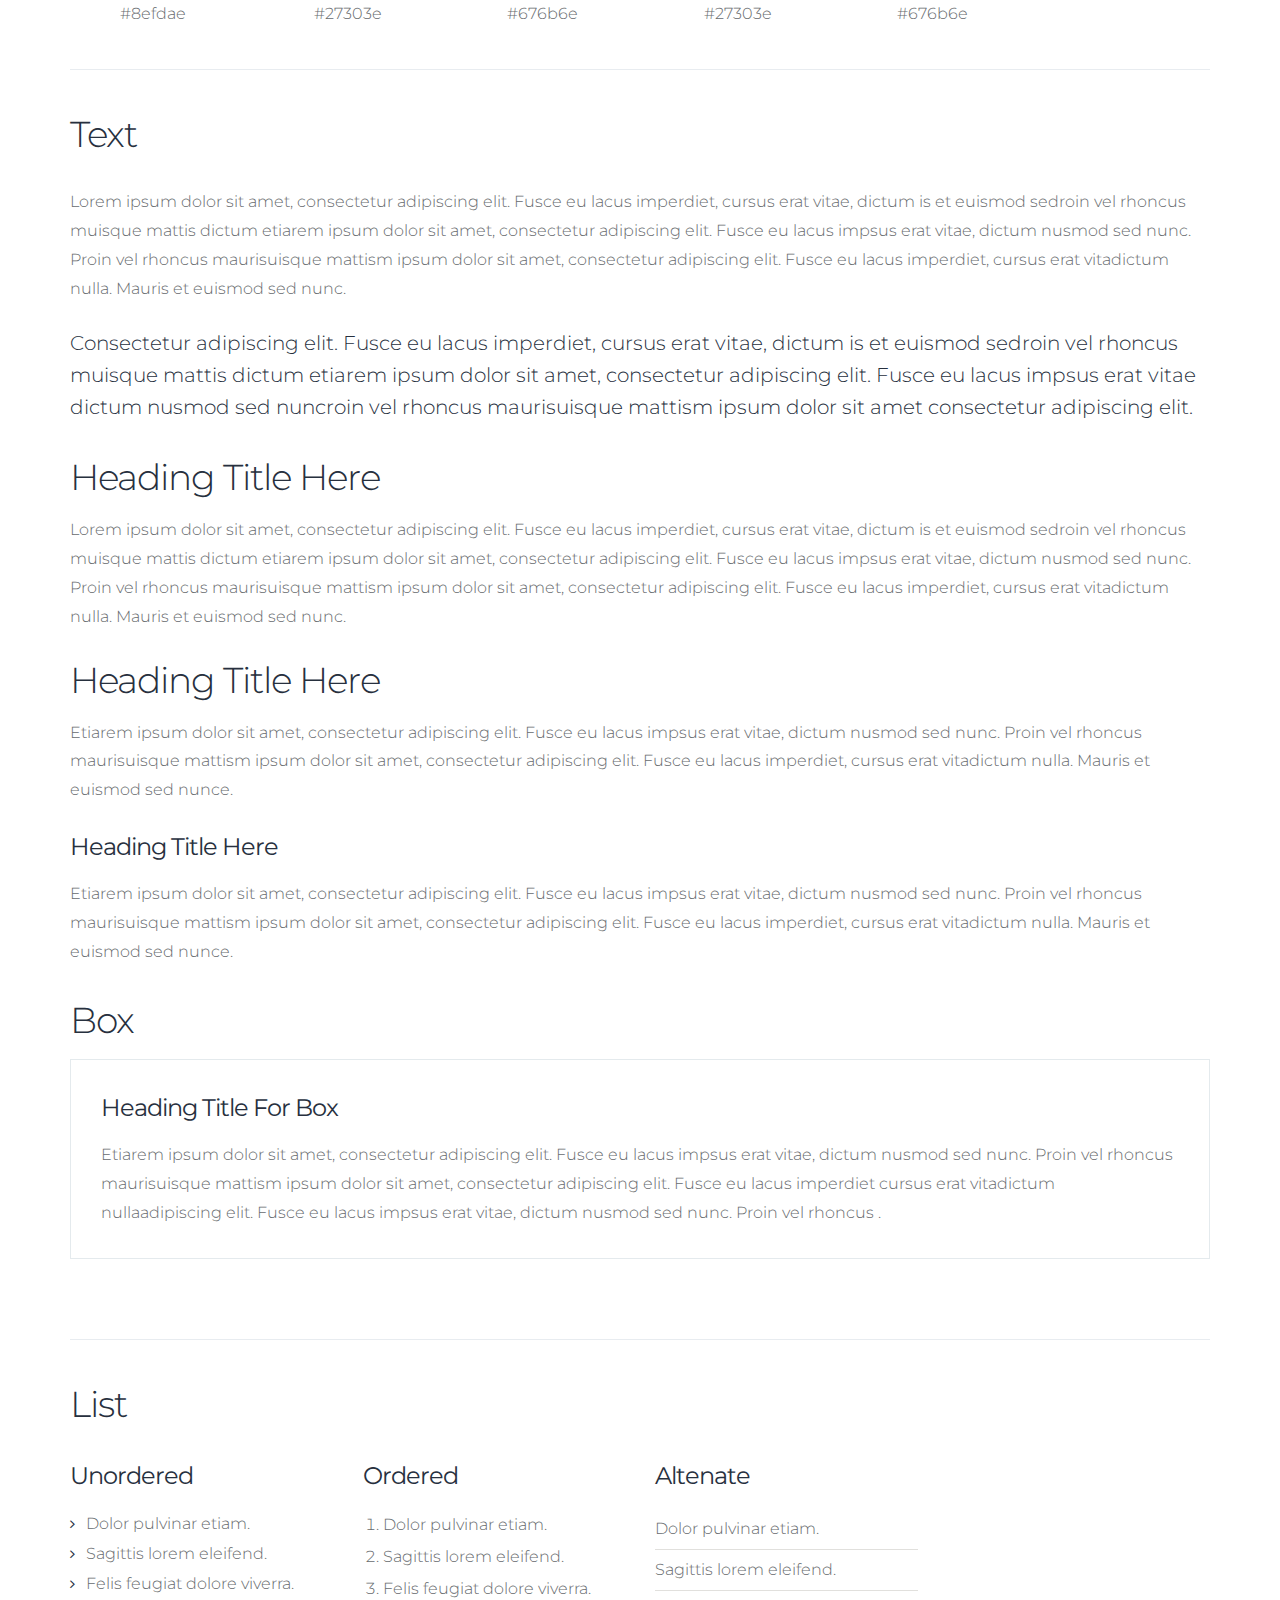
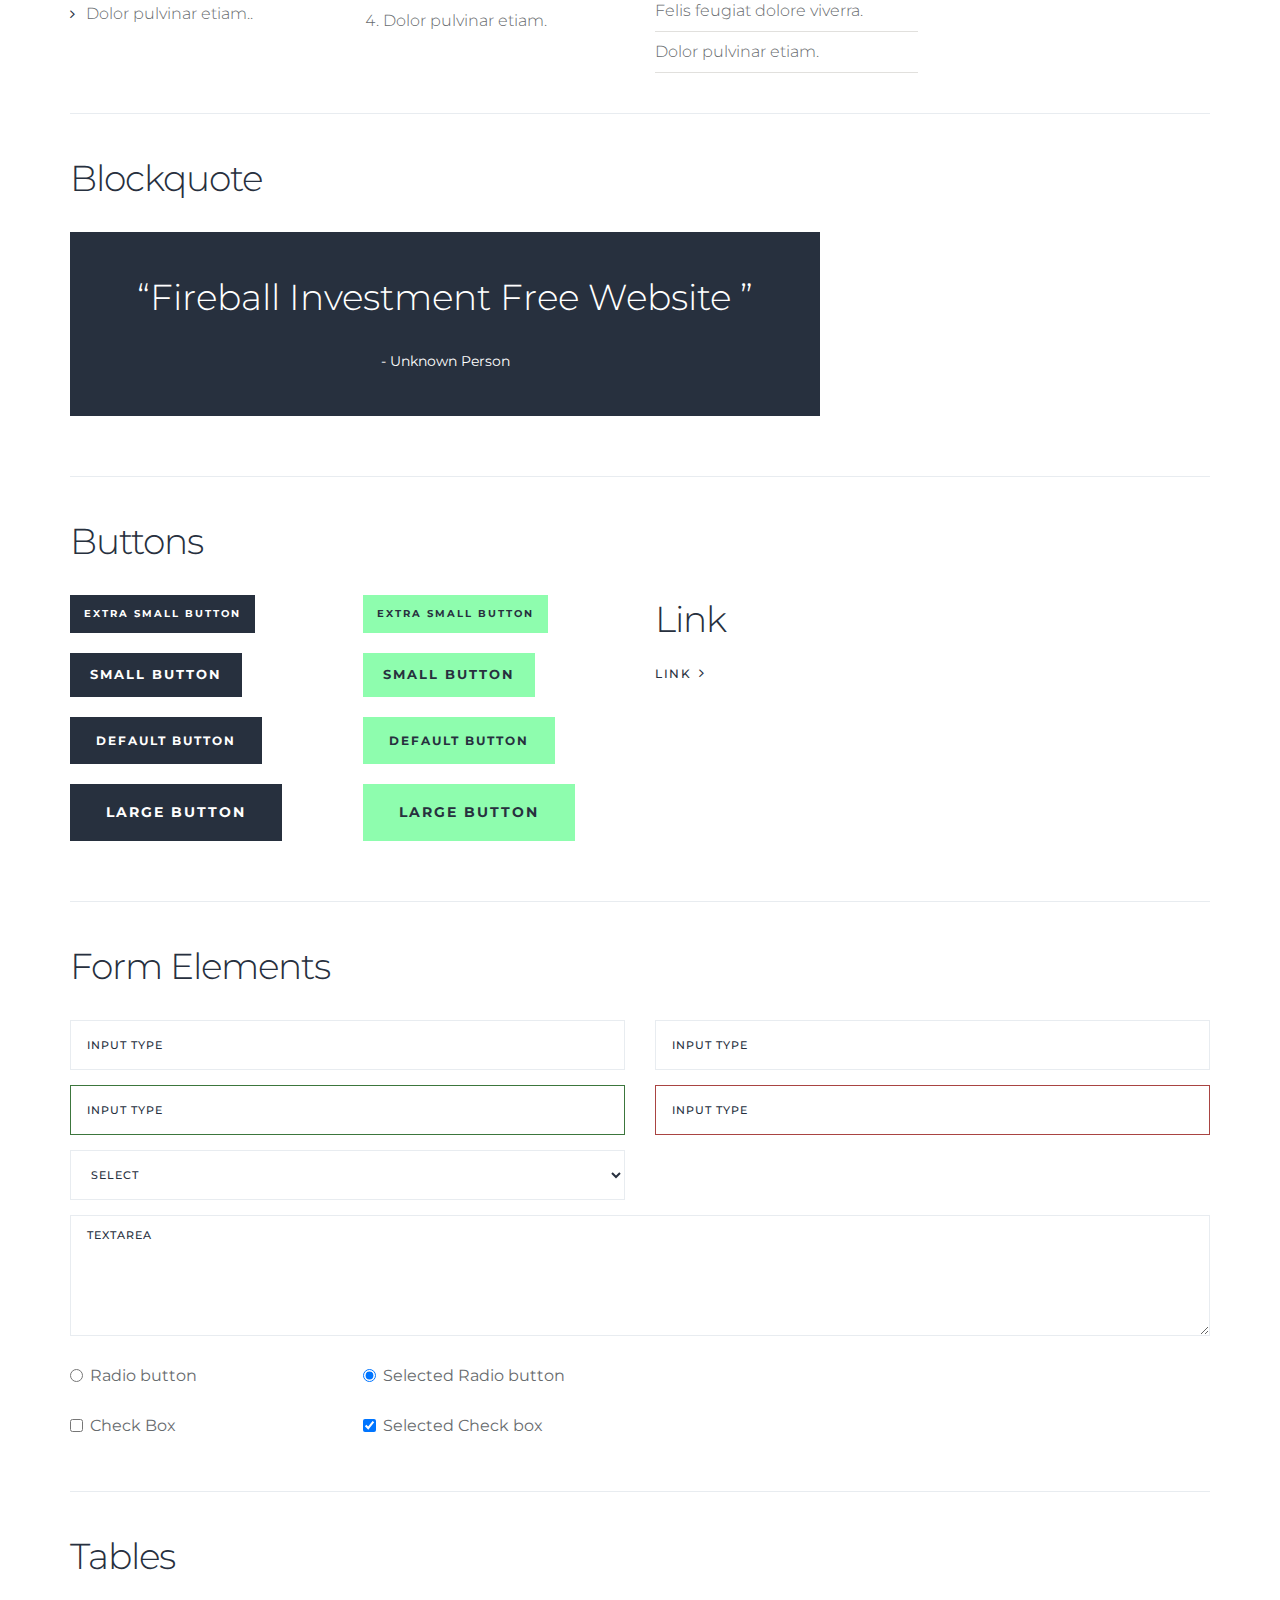
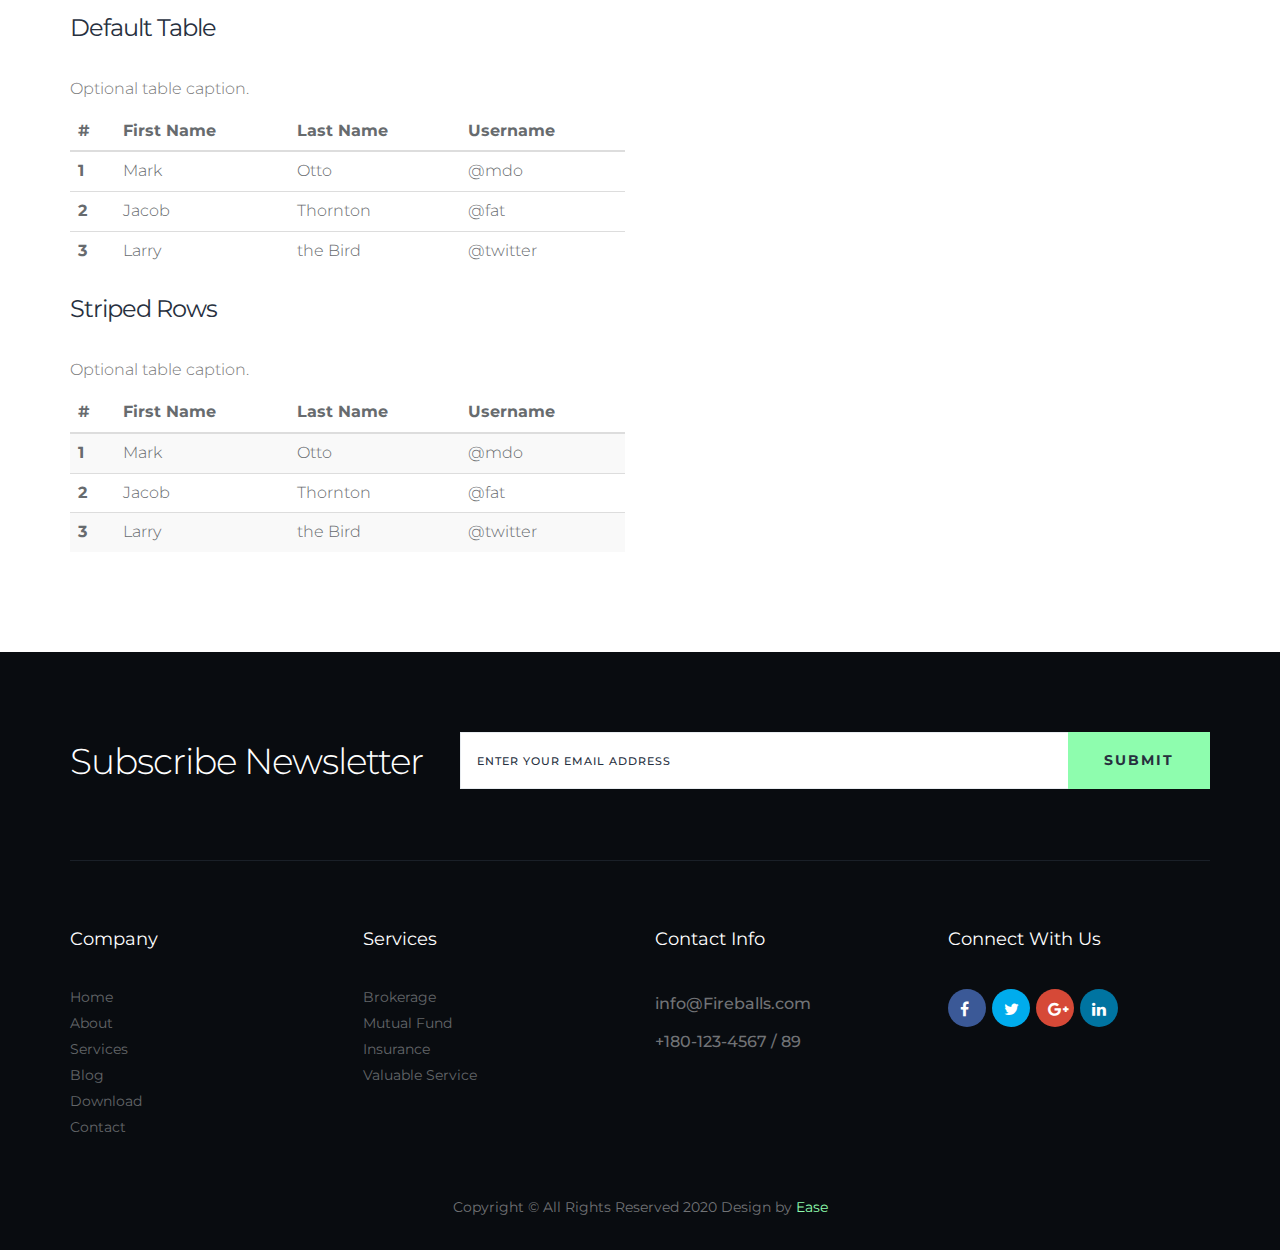
<file: styleguide.html>
<!DOCTYPE html>
<html lang="en">

<head>
    <meta charset="utf-8">
    <meta http-equiv="X-UA-Compatible" content="IE=edge">
    <meta name="viewport" content="width=device-width, initial-scale=1">
    <!-- The above 3 meta tags *must* come first in the head; any other head content must come *after* these tags -->
    <meta name="description" content="">
    <meta name="keywords" content="">
    <title> Fireball Investment  - Styleguide Page </title>
    <!-- Bootstrap -->
    <link href="css/bootstrap.min.css" rel="stylesheet">
    <!-- Style CSS -->
    <link href="css/style.css" rel="stylesheet">
    <!-- Google Fonts -->
    <link href="https://fonts.googleapis.com/css?family=Montserrat:100,100i,200,200i,300,300i,400,400i,500,500i,600,600i,700,700i,800,800i,900,900i" rel="stylesheet">
    <!-- FontAwesome CSS -->
    <link rel="stylesheet" type="text/css" href="css/fontello.css">
    <link href="css/font-awesome.min.css" rel="stylesheet">
    <!-- HTML5 shim and Respond.js for IE8 support of HTML5 elements and media queries -->
    <!-- WARNING: Respond.js doesn't work if you view the page via file:// -->
    <!--[if lt IE 9]>
      <script src="https://oss.maxcdn.com/html5shiv/3.7.3/html5shiv.min.js"></script>
      <script src="https://oss.maxcdn.com/respond/1.4.2/respond.min.js"></script>
    <![endif]-->
</head>

<body>
    <!-- header-section-->
    <div class="header-wrapper">
        <div class="container">
            <div class="row">
                <div class="col-lg-3 col-md-2 col-sm-3 col-xs-12">
                    <div class="logo">
                        <a href="index.html"><img src="./images/logo.png" alt=""> </a>
                    </div>
                </div>
                <div class="col-lg-9 col-md-10 col-sm-12 col-xs-12">
                    <!-- navigations-->
                    <div class="navigation">
                        <div id="navigation">
                            <ul>
                                <li class="active"><a href="index.html">Home</a></li>
                                <li class="has-sub"><a href="#">Services</a>
                                    <ul>
                                        <li><a href="service-list.html">Service List</a></li>
                                        <li><a href="service-single.html">Service Single</a></li>
                                    </ul>
                                </li>
                                <li class="has-sub"><a href="#">About</a>
                                    <ul>
                                         <li><a href="about.html">About</a></li>
 <li><a href="adviser-list.html">Adviser List</a></li>
                                    </ul>
                                </li>
                                <li class="has-sub"><a href="#">Blog</a>
                                    <ul>
                                        <li><a href="blog-default.html">Blog Default</a></li>
                                        <li><a href="blog-single.html">Blog Single</a></li>
                                    </ul>
                                </li>
                                <li class="has-sub"><a href="#">Pages</a>
                                    <ul>
                                        <li><a href="partner.html">Partner</a></li>
                                        <li><a href="download.html">Download</a> </li>
                                        <li><a href="expert-form.html">Expert Form</a> </li>
                                        <li><a href="404-page.html">404-page</a> </li>
                                        <li><a href="styleguide.html">styleguide</a> </li>
                                    </ul>
                                </li>
                                <li><a href="contact-us.html">Contact Us</a>
                                </li>
                                <li><a href="template-feature.html"> Feature</a>
                                </li>
                            </ul>
                        </div>
                    </div>
                    <!-- /.navigations-->
                </div>
            </div>
        </div>
    </div>
    <!-- /. header-section-->
    <!-- page-header -->
    <div class="page-header">
        <div class="container">
            <div class="row">
                <div class="col-lg-12 col-md-12 col-sm-12 col-xs-12">
                    <div class="page-section">
                        <h1 class="page-title">Style Guide</h1>
                        <p class="mb40">Suspendisse necligula nonnisi facilisis consequa serorbi rutrum eget elit vitae sollicitudin.</P>
                        <div class="page-breadcrumb">
                            <ol class="breadcrumb">
                                <li><a href="#">Home</a></li>
                                <li>Style Guide</li>
                            </ol>
                        </div>
                    </div>
                </div>
            </div>
        </div>
    </div>
    <!-- /.page-header-->
    <!-- Fonts -->
    <div class="content">
        <div class="container">
            <div class="row">
                <div class="col-lg-12 col-md-12 col-sm-12 col-xs-12">
                    <h2 class="mb30">Font Family</h2>
                </div>
                <div class="col-lg-3 col-md-3 col-sm-6 col-xs-12"> <span>For Heading</span>
                    <h2 class="mt20">Montserrat</h2>
                </div>
                <div class="col-lg-3 col-md-3 col-sm-6 col-xs-12"> <span>For Base</span>
                    <h2 class="mt20">Montserrat</h2>
                </div>
            </div>
            <hr>
            <div class="row">
                <div class="col-lg-12 col-md-12 col-sm-12 col-xs-12">
                    <h2 class="mb30">Typography</h2>
                </div>
                <div class="col-lg-6 col-md-6 col-sm-6 col-xs-12">
                    <h1>H1 - Heading Title - 46px</h1>
                    <h2>H2 - Heading Title - 36px</h2>
                    <h3>H3 - Heading Title - 26px</h3>
                    <h4>H4 - Heading Title - 16px</h4>
                    <h5>H5 - Heading Title - 14px</h5>
                    <h6>H6 - Heading Title - 12px</h6>
                </div>
            </div>
            <!-- /.Fonts -->
            <hr>
            <!-- color -->
            <div class="row">
                <div class="col-lg-12 col-md-12 col-sm-12 col-xs-12 ">
                    <h2 class="mb30">Color Palette</h2>
                </div>
                <div class="col-lg-2 col-md-2 col-sm-4 col-xs-12 text-center">
                    <div class="circle-default-color"></div>
                    <div class="box-info">
                        <h4 class="mt20">Default</h4>
                        <p>#8efdae</p>
                    </div>
                </div>
                <div class="col-lg-2 col-md-2 col-sm-4 col-xs-12 text-center">
                    <div class="circle-primary-color"></div>
                    <div class="box-info">
                        <h4 class="mt20">Primary</h4>
                        <p>#27303e</p>
                    </div>
                </div>
                <div class="col-lg-2 col-md-2 col-sm-4 col-xs-12 text-center">
                    <div class="circle-secondary-color"></div>
                    <div class="box-info">
                        <h4 class="mt20">Secondary</h4>
                        <p>#676b6e</p>
                    </div>
                </div>
                <div class="col-lg-2 col-md-2 col-sm-4 col-xs-12 text-center">
                    <div class="circle-heading-color"></div>
                    <div class="box-info">
                        <h4 class="mt20">Heading</h4>
                        <p>#27303e</p>
                    </div>
                </div>
                <div class="col-lg-2 col-md-2 col-sm-4 col-xs-12 text-center">
                    <div class="circle-paragraph-color"></div>
                    <div class="box-info">
                        <h4 class="mt20">Paragraph</h4>
                        <p>#676b6e</p>
                    </div>
                </div>
            </div>
            <!-- /.color-plate -->
            <hr>
            <!-- typography -->
            <div class="row">
                <div class="col-lg-12 col-md-12 col-sm-12 col-xs-12 mb30">
                    <h2 class="mb30">Text</h2>
                    <p>Lorem ipsum dolor sit amet, consectetur adipiscing elit. Fusce eu lacus imperdiet, cursus erat vitae, dictum is et euismod sedroin vel rhoncus muisque mattis dictum etiarem ipsum dolor sit amet, consectetur adipiscing elit. Fusce eu lacus impsus erat vitae, dictum nusmod sed nunc. Proin vel rhoncus maurisuisque mattism ipsum dolor sit amet, consectetur adipiscing elit. Fusce eu lacus imperdiet, cursus erat vitadictum nulla. Mauris et euismod sed nunc. </p>
                    <p class="lead">Consectetur adipiscing elit. Fusce eu lacus imperdiet, cursus erat vitae, dictum is et euismod sedroin vel rhoncus muisque mattis dictum etiarem ipsum dolor sit amet, consectetur adipiscing elit. Fusce eu lacus impsus erat vitae dictum nusmod sed nuncroin vel rhoncus maurisuisque mattism ipsum dolor sit amet consectetur adipiscing elit.</p>
                    <h2>Heading Title Here</h2>
                    <p>Lorem ipsum dolor sit amet, consectetur adipiscing elit. Fusce eu lacus imperdiet, cursus erat vitae, dictum is et euismod sedroin vel rhoncus muisque mattis dictum etiarem ipsum dolor sit amet, consectetur adipiscing elit. Fusce eu lacus impsus erat vitae, dictum nusmod sed nunc. Proin vel rhoncus maurisuisque mattism ipsum dolor sit amet, consectetur adipiscing elit. Fusce eu lacus imperdiet, cursus erat vitadictum nulla. Mauris et euismod sed nunc. </p>
                    <h2>Heading Title Here</h2>
                    <p>Etiarem ipsum dolor sit amet, consectetur adipiscing elit. Fusce eu lacus impsus erat vitae, dictum nusmod sed nunc. Proin vel rhoncus maurisuisque mattism ipsum dolor sit amet, consectetur adipiscing elit. Fusce eu lacus imperdiet, cursus erat vitadictum nulla. Mauris et euismod sed nunce. </p>
                    <h3>Heading Title Here</h3>
                    <p>Etiarem ipsum dolor sit amet, consectetur adipiscing elit. Fusce eu lacus impsus erat vitae, dictum nusmod sed nunc. Proin vel rhoncus maurisuisque mattism ipsum dolor sit amet, consectetur adipiscing elit. Fusce eu lacus imperdiet, cursus erat vitadictum nulla. Mauris et euismod sed nunce. </p>
                </div>
                <div class="col-lg-12 col-md-12 col-sm-12 col-xs-12 mb10">
                    <h2>Box</h2>
                    <div class="box">
                        <h3>Heading Title For Box</h3>
                        <p>Etiarem ipsum dolor sit amet, consectetur adipiscing elit. Fusce eu lacus impsus erat vitae, dictum nusmod sed nunc. Proin vel rhoncus maurisuisque mattism ipsum dolor sit amet, consectetur adipiscing elit. Fusce eu lacus imperdiet cursus erat vitadictum nullaadipiscing elit. Fusce eu lacus impsus erat vitae, dictum nusmod sed nunc. Proin vel rhoncus . </p>
                    </div>
                </div>
            </div>
            <hr>
            <!-- /.typography -->
            <!-- list -->
            <div class="row">
                <div class="col-lg-12 col-md-12 col-sm-12 col-xs-12">
                    <h2 class="mb30">List</h2>
                </div>
                <div class="col-lg-3 col-md-3 col-sm-6 col-xs-12">
                    <h3>Unordered</h3>
                    <div class="unordered">
                        <ul class="arrow arrow-right">
                            <li>Dolor pulvinar etiam.</li>
                            <li>Sagittis lorem eleifend.</li>
                            <li>Felis feugiat dolore viverra.</li>
                            <li>Dolor pulvinar etiam.. </li>
                        </ul>
                    </div>
                </div>
                <div class="col-lg-3 col-md-3 col-sm-6 col-xs-12">
                    <h3> Ordered </h3>
                    <div class="ordered">
                        <ol>
                            <li>Dolor pulvinar etiam.</li>
                            <li>Sagittis lorem eleifend.</li>
                            <li>Felis feugiat dolore viverra.</li>
                            <li>Dolor pulvinar etiam.</li>
                        </ol>
                    </div>
                </div>
                <div class="col-lg-3 col-md-3 col-sm-6 col-xs-12">
                    <h3>Altenate</h3>
                    <div class="altenate">
                        <ul>
                            <li>Dolor pulvinar etiam.</li>
                            <li>Sagittis lorem eleifend.</li>
                            <li>Felis feugiat dolore viverra.</li>
                            <li>Dolor pulvinar etiam.</li>
                        </ul>
                    </div>
                </div>
            </div>
            <hr>
            <!-- /.list -->
            <!-- blockquote -->
            <div class="row">
                <div class="col-lg-12 col-md-12 col-sm-12 col-xs-12">
                    <h2 class="mb30">Blockquote</h2>
                </div>
                <div class="col-lg-8 col-md-8 col-sm-8 col-xs-12">
                    <blockquote>
                        <div class="blockquote-content">
                            <p class="blockquote-text">“Fireball Investment Free Website ”
                            </p>
                            <div class="blockquote-author">- Unknown Person </div>
                        </div>
                    </blockquote>
                </div>
            </div>
            <hr>
            <!-- /.blockquote -->
            <!-- buttons -->
            <div class="row">
                <div class="col-lg-12 col-md-12 col-sm-12 col-xs-12">
                    <h2 class="mb30">Buttons</h2>
                </div>
            </div>
            <div class="row">
                <div class="col-lg-3 col-md-3 col-sm-4 col-xs-12">
                    <a href="#" class="btn btn-default btn-xs mb20">Extra Small Button</a>
                    <br> <a href="#" class="btn btn-default btn-sm mb20">Small Button </a> <a href="#" class="btn btn-default mb20">Default Button </a>
                    <a href="#" class="btn btn-default btn-lg mb20">Large Button </a> </div>
                <div class="col-lg-3 col-md-3 col-sm-4 col-xs-12"> <a href="#" class="btn btn-primary btn-xs mb20">Extra Small Button</a>
                    <br> <a href="#" class="btn btn-primary btn-sm mb20">Small Button </a> <a href="#" class="btn btn-primary mb20">Default Button </a> <a href="#" class="btn btn-primary btn-lg mb20">Large Button </a> </div>
                <div class="col-lg-3 col-md-3 col-sm-4 col-xs-12">
                    <h2>Link</h2>
                    <a href="#" class="btn-link mb20">link</a>
                </div>
            </div>
            <hr>
            <!-- /.buttons -->
            <!-- form -->
            <div class="row">
                <div class="col-lg-12 col-md-12 col-sm-12 col-xs-12">
                    <h2 class="mb30">Form Elements</h2>
                </div>
                <form>
                    <div class="col-lg-6 col-md-6 col-sm-6 col-xs-12">
                        <div class="form-group">
                            <label class="control-label sr-only">Input type</label>
                            <input type="text" class="form-control" placeholder="input Type">
                        </div>
                    </div>
                    <div class="col-lg-6 col-md-6 col-sm-6 col-xs-12">
                        <div class="form-group">
                            <label class="control-label sr-only">Input type</label>
                            <input type="text" class="form-control focus" placeholder="input Type">
                        </div>
                    </div>
                    <div class="col-lg-6 col-md-6 col-sm-6 col-xs-12">
                        <div class="form-group has-success">
                            <label class="control-label sr-only">Input type</label>
                            <input type="text" class="form-control " placeholder="input Type">
                        </div>
                    </div>
                    <div class="col-lg-6 col-md-6 col-sm-6 col-xs-12">
                        <div class="form-group has-error">
                            <label class="control-label sr-only">Input type</label>
                            <input type="text" class="form-control" placeholder="input Type">
                        </div>
                    </div>
                    <div class="col-lg-6 col-md-6 col-sm-6 col-xs-12">
                        <div class="form-group">
                            <label class="control-label sr-only required" for="select">input type selection</label>
                            <select id="select" name="select" class="form-control">
                                <option value="">select</option>
                                <option value="">select</option>
                            </select>
                        </div>
                    </div>
                    <div class="col-lg-12 col-md-12 col-sm-12 col-xs-12">
                        <div class="form-group">
                            <label class="control-label sr-only" for="textarea">textarea</label>
                            <textarea class="form-control" id="textarea" name="textarea" rows="6" placeholder="textarea"></textarea>
                        </div>
                    </div>
                </form>
            </div>
            <div class="row">
                <div class="col-lg-3 col-md-3 col-sm-4 col-xs-12">
                    <div class="radio">
                        <label>
                            <input type="radio" name="optionsRadios" value="">
                            <span> Radio button </span>
                        </label>
                    </div>
                </div>
                <div class="col-lg-3 col-md-3 col-sm-4 col-xs-12">
                    <div class="radio">
                        <label>
                            <input type="radio" name="optionsRadios" value="option1" checked>
                            <span>Selected Radio button</span>
                        </label>
                    </div>
                </div>
            </div>
            <div class="row">
                <div class="col-lg-3 col-md-3 col-sm-4 col-xs-12">
                    <div class="checkbox">
                        <label>
                            <input type="checkbox" value="">
                            <span>Check Box</span>
                        </label>
                    </div>
                </div>
                <div class="col-lg-3 col-md-3 col-sm-4 col-xs-12 ">
                    <div class="checkbox">
                        <label>
                            <input type="checkbox" value="" checked="">
                            <span>Selected Check box</span>
                        </label>
                    </div>
                </div>
            </div>
            <hr>
            <!-- /.form -->
            <!-- table -->
            <div class="row">
                <div class="col-lg-12 col-md-12 col-sm-12 col-xs-12">
                    <h2 class="mb30">Tables</h2>
                </div>
            </div>
            <div class="row">
                <div class="col-lg-6 col-md-6 col-sm-6 col-xs-12">
                    <h3 class="mb20">Default Table</h3>
                    <div class="table-responsive">
                        <table class="table">
                            <caption>
                                Optional table caption.
                            </caption>
                            <thead>
                                <tr>
                                    <th>#</th>
                                    <th>First Name</th>
                                    <th>Last Name</th>
                                    <th>Username</th>
                                </tr>
                            </thead>
                            <tbody>
                                <tr>
                                    <th scope="row">1</th>
                                    <td>Mark</td>
                                    <td>Otto</td>
                                    <td>@mdo</td>
                                </tr>
                                <tr>
                                    <th scope="row">2</th>
                                    <td>Jacob</td>
                                    <td>Thornton</td>
                                    <td>@fat</td>
                                </tr>
                                <tr>
                                    <th scope="row">3</th>
                                    <td>Larry</td>
                                    <td>the Bird</td>
                                    <td>@twitter</td>
                                </tr>
                            </tbody>
                        </table>
                    </div>
                </div>
            </div>
            <!-- /.table -->
            <!-- table-striped -->
            <div class="row">
                <div class="col-lg-6 col-md-6 col-sm-6 col-xs-12">
                    <h3 class="mb20">Striped Rows</h3>
                    <div class="table-responsive">
                        <table class="table table-striped">
                            <caption>
                                Optional table caption.
                            </caption>
                            <thead>
                                <tr>
                                    <th>#</th>
                                    <th>First Name</th>
                                    <th>Last Name</th>
                                    <th>Username</th>
                                </tr>
                            </thead>
                            <tbody>
                                <tr>
                                    <th scope="row">1</th>
                                    <td>Mark</td>
                                    <td>Otto</td>
                                    <td>@mdo</td>
                                </tr>
                                <tr>
                                    <th scope="row">2</th>
                                    <td>Jacob</td>
                                    <td>Thornton</td>
                                    <td>@fat</td>
                                </tr>
                                <tr>
                                    <th scope="row">3</th>
                                    <td>Larry</td>
                                    <td>the Bird</td>
                                    <td>@twitter</td>
                                </tr>
                            </tbody>
                        </table>
                    </div>
                </div>
            </div>
        </div>
    </div>
    <!-- /. table-striped -->
    <!-- footer -->
    <div class="footer">
        <div class="container">
            <div class="newsletter">
                <div class="row">
                    <div class="col-lg-4 col-md-4 col-sm-12 col-xs-12">
                        <h2 class="text-white">Subscribe Newsletter</h2>
                    </div>
                    <div class="col-lg-8 col-md-8 col-sm-12 col-xs-12">
                        <form>
                            <input id="email" class="form-control" type="text" placeholder="Enter Your Email Address" required>
                            <button type="submit" class="btn btn-primary btn-lg">submit</button>
                        </form>
                    </div>
                </div>
            </div>
            <div class="row">
                <!-- footer-company-links -->
                <div class=" col-lg-3 col-md-3 col-sm-3 col-xs-12">
                    <div class="footer-widget">
                        <h3 class="footer-title">Company</h3>
                        <ul>
                            <li><a href="#">Home </a></li>
                            <li><a href="#">About</a></li>
                            <li><a href="#">Services</a></li>
                            <li><a href="#">Blog</a></li>
                            <li><a href="#">Download</a></li>
                            <li><a href="#">Contact</a></li>
                        </ul>
                    </div>
                </div>
                <!-- /.footer-services-links -->
                <!-- footer-services-links -->
                <div class=" col-lg-3 col-md-3 col-sm-3 col-xs-12">
                    <div class="footer-widget">
                        <h3 class="footer-title">Services</h3>
                        <ul>
                            <li><a href="#">Brokerage</a></li>
                            <li><a href="#">Mutual Fund</a></li>
                            <li><a href="#">Insurance</a></li>
                            <li><a href="#">Valuable Service</a></li>
                        </ul>
                    </div>
                </div>
                <!-- /.footer-services-links -->
                <!-- footer-contact links -->
                <div class=" col-lg-3 col-md-3 col-sm-3 col-xs-12">
                    <div class="footer-widget">
                        <h3 class="footer-title">Contact Info </h3>
                        <div class="contact-info">
                            <span class="contact-text">info@Fireballs.com</span>
                        </div>
                        <div class="contact-info">
                            <span class="contact-text">+180-123-4567 / 89</span>
                        </div>
                    </div>
                </div>
                <!-- /.footer-useful links -->
                <!-- footer-useful links -->
                <div class=" col-lg-3 col-md-3 col-sm-3 col-xs-12">
                    <div class="footer-widget">
                        <h3 class="footer-title">Connect With Us</h3>
                        <div class="ft-social">
                            <span><a href="#" class="btn-social btn-facebook" ><i class="fa fa-facebook"></i></a></span>
                            <span><a href="#" class="btn-social btn-twitter"><i class="fa fa-twitter"></i></a></span>
                            <span><a href="#" class="btn-social btn-googleplus"><i class="fa fa-google-plus"></i></a></span>
                            <span><a href="#" class=" btn-social btn-linkedin"><i class="fa fa-linkedin"></i></a></span>
                        </div>
                    </div>
                </div>
                <!-- /.footer-useful links -->
            </div>
        </div>
        <!-- tiny-footer -->
        <div class="container">
            <div class="row">
                <div class="tiny-footer">
                    <div class="col-lg-12 col-md-12 col-sm-12 col-xs-12">
                        <p>Copyright © All Rights Reserved 2020  Design by
                            <a href="https://easetemplate.com/" target="_blank" class="copyrightlink">Ease</a></p>
                    </div>
                </div>
            </div>
            <!-- /. tiny-footer -->
        </div>
    </div>
    <!-- /.footer -->
    <!-- jQuery (necessary for Bootstrap's JavaScript plugins) -->
    <script src="js/jquery.min.js" type="text/javascript"></script>
    <!-- Include all compiled plugins (below), or include individual files as needed -->
    <script src="js/bootstrap.min.js" type="text/javascript"></script>
    <script src="js/menumaker.js" type="text/javascript"></script>
    <script type="text/javascript" src="js/jquery.sticky.js"></script>
    <script type="text/javascript" src="js/sticky-header.js"></script>
</body>

</html>
</file>
<file: css/style.css>
@charset "UTF-8";

/* CSS Document */

/*------------------------------------------------------------------

 Name:      Fireball Investment 
Version:            1.0.0
Created Date:       5/10/2017 
Author: Ease
Author URL: https://easetemplate.com/               
License: Creative Commons Attribution 3.0 Unported
License URL: http://creativecommons.org/licenses/by/3.0/

------------------------------------------------------------------
[CSS Table of contents]

1.  Body / Typography 
2.  Form Elements
3.  Buttons
4.  General / Elements
       4.1 Section space
       4.2 Margin space
       4.3 Padding space
       4.4 Background color
       4.5 Features
       4.7 Call to actions
       4.8 Img hover effect
       4.9 Icon
       -----------------------
5. Header / Navigations
       5.1 Header Regular
       5.2 Header Transparent
       5.3 Navigation Regular
       5.4 Page Header

       -----------------------
6. Slider
       6.1 Slider
       -----------------------
7. Content
8. Footers
9. Pages
   9.1  Service 
   9.2  Service Single
   9.3  About
   9.4  Advisor List
   9.5  Export Form
   9.6  404 error
   9.7  Styleguide
   9.8  Contact us
   9.9  Download

   ------------------------------------
10.Blog
   10.1 Blog Default
   10.2 Blog Single
   ------------------------------------
   
11.Sidebar
   11.1 Widget
   ------------------------------------

13. Media Queries

------------------------------------------------------------------*/

/*----------------------------------
    1. Body / Typography
----------------------------------*/

body { -webkit-font-smoothing: antialiased; text-rendering: optimizeLegibility; font-family: 'Montserrat', sans-serif; letter-spacing: 0px; font-size: 16px; color: #676b6e; font-weight: 300; line-height: 30px; }
h1, h2, h3, h4, h5, h6 { color: #27303e; margin: 0px 0px 15px 0px; font-weight: 300; font-family: 'Montserrat', sans-serif; letter-spacing: -1px; }
h1 { font-size: 46px; line-height: 48px; }
h2 { font-size: 36px; line-height: 48px; }
h3 { font-size: 24px; line-height: 36px; font-weight: 400; }
h4 { font-size: 20px; line-height: 26px; font-weight: 400; }
h5 { font-size: 14px; font-weight: 400; }
h6 { font-size: 12px; font-weight: 400; }
p { margin: 0 0 24px; line-height: 1.8; }
p:last-child { margin: 0px; }
ul, ol { list-style: none; margin: 0; padding: 0; }
a { text-decoration: none; color: #676b6e; -webkit-transition: all 0.3s; -moz-transition: all 0.3s; transition: all 0.3s; }
a:focus, a:hover { text-decoration: none; color: #62f38c;; }
sub { bottom: 0em; }
.lead { font-size: 20px; font-weight: 300; line-height: 1.6; font-family: 'Montserrat', sans-serif; color: #27303e; margin-bottom: 30px; }
blockquote { padding: 40px; border-radius: 0px; background-color: #27303e; border-left: transparent; }
.qoute-icon { }
.blockquote-content { text-align: center; }
.blockquote-text { font-family: 'Montserrat', sans-serif; color: #fff; font-weight: 300; font-size: 36px; line-height: 1.4; }
.blockquote-author { font-weight: 400; font-size: 14px; text-transform: capitalize; color: #fff; }
strong { color: #333333; font-weight: 400; }
hr { border-top: 1px solid #e8ecf0; margin-bottom: 40px; margin-top: 40px; }

/*-----------------------
    2 Form Elements:
-------------------------*/
label { }
.control-label { font-size: 13px; text-transform: capitalize; color: #3c424b; margin-bottom: 10px; text-transform: uppercase; letter-spacing: 1px; }
.form-control:focus { }
.textarea.form-control { }
.required { }
.form-group { margin-bottom: :5px; }
.form-control { border-radius: 0px; color: #27303e; font-size: 11px; font-weight: 500; width: 100%; height: 50px; padding: 12px 16px; line-height: 1.42857143; border: 1px solid #e8ecf0; background-color: #fff; text-transform: uppercase; letter-spacing: 1px; margin-bottom: 10px; -webkit-box-shadow: inset 0 0px 0px rgba(0, 0, 0, .075); box-shadow: inset 0 0px 0px rgba(0, 0, 0, .075); }
.form-control:focus { border-color: #27303e; outline: 0; -webkit-box-shadow: none; box-shadow: none; }
.input-group { position: relative; display: table; border-collapse: separate; }
input[type=checkbox], input[type=radio] { margin: 8px 0 0; margin-top: 1px\9; line-height: normal; }
input::-webkit-input-placeholder { color: #27303e !important; }
textarea::-webkit-input-placeholder { color: #27303e !important; }
.input-group-addon { background-color: transparent; border: 1px solid #e8ecf0; border-radius: 0px; }
.focus { border: 1px solid #e8ecf0; background-color: transparent; }
.focus:focus { border-color: #bfc4c8; outline: 0; -webkit-box-shadow: none; box-shadow: none; }
.has-success .form-control { border-color: #3c763d; background-color: transparent; box-shadow: none; }
.has-success .form-control:focus { border-color: #3c763d; outline: 0; -webkit-box-shadow: none; box-shadow: none; }
.has-error .form-control { border-color: #a94442; background-color: transparent; box-shadow: none; }
.has-error .form-control:focus { border-color: #a94442; outline: 0; -webkit-box-shadow: none; box-shadow: none; }

/*-------------- align ------------*/

/* =WordPress Core
-------------------------------------------------------------- */

.alignnone { margin: 5px 20px 20px 0; }
.aligncenter, div.aligncenter { display: block; margin: 5px auto 5px auto; }
.alignright { float: right; margin: 0px 0 20px 30px; }
.alignleft { float: left; margin: 0px 20px 0px 0; }
a img.alignright { float: right; margin: 0px 0 30px 30px; }
a img.alignnone { margin: 5px 20px 20px 0; }
a img.alignleft { float: left; margin: 5px 20px 20px 0; }
a img.aligncenter { display: block; margin-left: auto; margin-right: auto; }
.wp-caption { background: #fff; border: 1px solid #f0f0f0; max-width: 96%;    /* Image does not overflow the content area */ padding: 5px 3px 10px; text-align: center; }
.wp-caption.alignnone { margin: 5px 20px 20px 0; }
.wp-caption.alignleft { margin: 5px 20px 20px 0; }
.wp-caption.alignright { margin: 5px 0 20px 20px; }
.wp-caption img { border: 0 none; height: auto; margin: 0; max-width: 98.5%; padding: 0; width: auto; }
.wp-caption p.wp-caption-text { font-size: 11px; line-height: 17px; margin: 0; padding: 0 4px 5px; }

/*-----------------------------------
    3. Buttons 
-----------------------------------*/
.btn { font-family: 'Montserrat', sans-serif; font-size: 12px; text-transform: uppercase; font-weight: 700; padding: 13px 26px; border-radius: 0px; line-height: 1.8; letter-spacing: 2px; border: transparent; -webkit-transition: all 0.3s; -moz-transition: all 0.3s; transition: all 0.3s; word-wrap: break-word; white-space: normal !important; }
.btn-primary { background-color: #8efdae; color: #27303e; }
.btn-primary:hover { background-color: #62f38c; color: #27303e; }
.btn-primary.focus, .btn-primary:focus { background-color: #62f38c; color: #27303e; }
.btn-default { background-color: #27303e; color: #fff; }
.btn-default:hover { background-color: #19202b; color: #fff; }
.btn-default.focus, .btn-default:focus { background-color: #19202b; color: #fff; }
.btn-lg { padding: 16px 36px; font-size: 14px; }
.btn-sm { padding: 10px 20px; font-size: 13px; }
.btn-xs { padding: 10px 14px; font-size: 10px; }
.btn-white { color: #13387c; background: #fff; margin-bottom: -10px; }
.btn-white:hover { background-color: #fff; color: #13387c; }
.btn-white.focus, .btn-white:focus { background-color: #fff; color: #19202b; }
.btn-link { color: #27303e; font-size: 12px; font-weight: 500; letter-spacing: 1.5px; text-transform: uppercase; -webkit-transition: all 0.3s; -moz-transition: all 0.3s; transition: all 0.3s; position: relative; }
.btn-link:hover { color: #62f38c; text-decoration: none; }
.btn-link:after { font-family: "FontAwesome"; display: inline-block; position: absolute; padding-left: 8px; font-size: 14px; color: #27303e; content: '\f105'; }
button.btn { margin-right: -1px; }

/*-----------------------------------
    4. General / Elements 
-----------------------------------*/

/*----------------------- 
    4.1 Section space :
-------------------------*/

/*Note: Section space help to create top bottom space;*/

.space-small { padding-top: 40px; padding-bottom: 40px; }
.space-medium { padding-top: 80px; padding-bottom: 80px; }
.space-large { padding-top: 120px; padding-bottom: 120px; }
.space-ex-large { padding-top: 140px; padding-bottom: 140px; }
.content { padding-top: 80px; padding-bottom: 80px; }

/*----------------------
   4.2 Margin Space
-----------------------*/
.ml30 { margin-left: 30px; }
.mb0 { margin-bottom: 0px; }
.mb10 { margin-bottom: 10px; }
.mb20 { margin-bottom: 20px; }
.mb30 { margin-bottom: 30px; }
.mb35 { margin-bottom: 35px; }
.mb40 { margin-bottom: 40px; }
.mb60 { margin-bottom: 60px; }
.mb80 { margin-bottom: 80px; }
.mb100 { margin-bottom: 100px; }
.mb130 { margin-bottom: 130px; }
.mt0 { margin-top: 0px; }
.mt10 { margin-top: 10px; }
.mt20 { margin-top: 20px; }
.mt30 { margin-top: 30px; }
.mt40 { margin-top: 40px; }
.mt60 { margin-top: 60px; }
.mt70 { margin-top: 70px; }
.mt80 { margin-top: 80px; }
.mt100 { margin-top: 100px; }

/*----- less margin space from top --*/
.mt-20 { margin-top: -20px; }
.mt-40 { margin-top: -40px; }
.mt-60 { margin-top: -60px; }
.mt-80 { margin-top: -80px; }

/*-----------------------
   4.3 Padding space
-------------------------*/
.nopadding { padding: 0px; }
.nopr { padding-right: 0px; }
.nopl { padding-left: 0px; }
.pinside10 { padding: 10px; }
.pinside20 { padding: 20px; }
.pinside30 { padding: 30px; }
.pinside40 { padding: 40px; }
.pinside50 { padding: 50px; }
.pinside60 { padding: 60px; }
.pinside80 { padding: 80px; }
.pinside130 { padding: 130px; }
.pdt10 { padding-top: 10px; }
.pdt20 { padding-top: 20px; }
.pdt30 { padding-top: 30px; }
.pdt40 { padding-top: 40px; }
.pdt60 { padding-top: 60px; }
.pdt80 { padding-top: 80px; }
.pdb10 { padding-bottom: 10px; }
.pdb20 { padding-bottom: 20px; }
.pdb30 { padding-bottom: 30px; }
.pdb40 { padding-bottom: 40px; }
.pdb60 { padding-bottom: 60px; }
.pdb80 { padding-bottom: 80px; }
.pdb150 { padding-bottom: 150px; }
.pdl10 { padding-left: 10px; }
.pdl20 { padding-left: 20px; }
.pdl30 { padding-left: 30px; }
.pdl40 { padding-left: 40px; }
.pdl60 { padding-left: 60px; }
.pdl80 { padding-left: 80px; }
.pdr10 { padding-right: 10px; }
.pdr20 { padding-right: 20px; }
.pdr30 { padding-right: 30px; }
.pdr40 { padding-right: 40px; }
.pdr60 { padding-right: 60px; }
.pdr80 { padding-right: 80px; }
.pdtb40 { padding-bottom: 40px; padding-top: 40px; }

/*--------------------------------
4.4 Background & Block color 
----------------------------------*/
.bg-light { background-color: #f8f9fa; }
.bg-primary { background-color: #1aa644; color: #fff; }
.bg-default { background-color: #27303e; color: #fff; }
.bg-white { background-color: #fff; }
.outline { }
.section-title { margin-bottom: 40px; text-align: center; }
.title { color: #27303e; }
.small-title { margin-bottom: 10px; font-size: 12px; font-weight: 900; color: #ec1010; text-transform: uppercase; letter-spacing: 1px; display: inline-block; }
.text-white { color: #fff; }
.text-primary { color: #676b6e; }
.text-black { }
.primary-sidebar { }
.secondary-sidebar { }
.well-block { background-color: #fff; padding: 40px; margin-bottom: 30px; }
.divider-line { border-bottom: 1px solid #373b39; margin-top: 30px; margin-bottom: 30px; }

/*--------------------------------
4.5 Features Block 
----------------------------------*/
.features-section { }
.feature { }
.feature-list { border-bottom: 1px solid #e8ecf0; }
.feature-list ul { margin-bottom: 35px; }
.feature-list ul li { padding-left: 15px; }
.feature-icon { position: absolute; height: 55px; width: 55px; }
.feature-content { padding-left: 80px; }
.feature-inner { }
.feature-outline { }

/*--- Feature left  class ---*/
.feature-left { margin-top: 50px; }
.feature-left .feature-icon { font-size: 30px; border: 2px solid #27303e; border-radius: 100%; height: 80px; width: 80px; line-height: 2.5; padding-left: 24px; color: #27303e; }
.feature-left .feature-content { padding-left: 100px; }

/*--- Feature center class ---*/
.feature-center { }
.feature-center .feature-icon { }
.feature-center .feature-icon.feature-circle:hover { }
.feature-center .feature-icon.feature-circle { }
.feature-center .feature-content { }

/*--- Feature list class ---*/
.feature-list { margin-bottom: 30px; }
.feature-list ul { }
.feature-list ul li { color: #6e726e; font-size: 18px; line-height: 1.8; display: block; padding-left: 16px; }
.feature-list li:before { line-height: 2.5; }

/*--------------------------------
4.6 Bullet/arrow
----------------------------------*/
.angle, .arrow { position: relative; }
.arrow-right li:before { font-family: "FontAwesome"; display: inline-block; position: absolute; left: 0; font-size: 14px; color: #27303e; content: '\f105'; }

/*--------------------------------
4.7 Call to actions 
----------------------------------*/
.cta-block { }
.cta-icon { font-size: 51px; margin-top: 8px; color: #2e3847; margin-bottom: 18px; }
.cta-content { }
.cta-line { width: 2px; height: 200px; background-color: #e7eaee; margin-left: 60px; margin-top: 30px; }
.cta-title { font-size: 26px; margin-bottom: 30px; line-height: 38px; font-weight: 300; }
.cta-wrapper { background-color: #8efdae; padding: 50px 0px; }
.cta-wrapper-icon { vertical-align: middle; display: inline-flex; }
.cta-wrapper-text { font-size: 28px; font-weight: 300; margin-bottom: 0px; color: #27303e; line-height: 1.4; }
.cta-wrapper .btn { margin-top: 16px; }
.widget-cta { }
.widget-cta-block { }
.widget-cta-content { }
.widget-cta-icon { }
.widget-testimonial { }
.widget-testi-content { }
.testi-text { font-size: 18px; line-height: 34px; font-style: italic; color: #27303e; }
.widget-testimonial .owl-theme .owl-dots { text-align: center !important; position: relative; bottom: 0px; }
.widget-testimonial .owl-theme .owl-dots .owl-dot { display: inline-block; zoom: 1; }
.widget-testimonial .owl-theme .owl-dots .owl-dot span { width: 50px; height: 2px; margin: 4px 3px; background-color: #c1c6c9; border-radius: 0px; display: block; -webkit-backface-visibility: visible; transition: opacity 200ms ease; }
.widget-testimonial .owl-theme .owl-dots .owl-dot.active span, .owl-theme .owl-dots .owl-dot:hover span { background-color: #8efdae; }
.widget-cta-text { }
.widget-cta-title { }

/*--------------------------------
 4.8 Image Hover Effect 
----------------------------------*/
img { width: auto; max-width: 100%; height: auto; margin: 0; padding: 0; border: none; line-height: normal; vertical-align: middle; }
.imghover { display: block; position: relative; max-width: 100%; }
.imghover::before, .imghover::after { display: block; position: absolute; content: ""; text-align: center; opacity: 0; }
.imghover::before { top: 0; right: 0; bottom: 0; left: 0; }
.imghover::after { top: 55%; left: 48%; padding: 10px; line-height: 10px; margin: -25px 0 0 -25px; content: "\e869"; font-family: "fontello"; font-size: 45px; }
.imghover:hover::before, .imghover:hover::after { opacity: 1; }
.imghover:hover::before { background: rgba(152, 252, 181, .80); }
.imghover:hover::after { color: #fff; }

/*--------------------------------
4.9 Icon 
----------------------------------*/

/*--------------------------------
5 Header / Navigations 
----------------------------------*/

/*--------------------
    5.1 Header Regular 
----------------------*/

.header-wrapper { padding-top: 20px; padding-bottom: 20px; z-index: 9; position: relative; background-color: #fff; border-bottom: 1px solid #e8ecf0; }
.logo { margin-top: 6px; }

/*--------------------------
    5.2 Navigations Regular
 ----------------------------*/
.navigation { padding-top: 8px; }
#navigation { float: right; }
#navigation, #navigation ul, #navigation ul li, #navigation ul li a, #navigation #menu-button { margin: 0; padding: 0; border: 0; list-style: none; line-height: 1; display: block; position: relative; -webkit-box-sizing: border-box; -moz-box-sizing: border-box; box-sizing: border-box; }
#navigation:after, #navigation>ul:after { content: "."; display: block; clear: both; visibility: hidden; line-height: 0; height: 0; }
#navigation #menu-button { display: none; }
#navigation { font-family: 'Montserrat', sans-serif; -webkit-font-smoothing: antialiased; text-rendering: optimizeLegibility; }
#navigation>ul>li { float: left; }
#navigation.align-center>ul { font-size: 0; text-align: center; }
#navigation.align-center>ul>li { display: inline-block; float: none; }
#navigation.align-center ul ul { text-align: left; }
#navigation.align-right>ul>li { float: right; }
#navigation>ul>li>a { padding: 16px 16px; font-size: 13px; color: #2e3847; letter-spacing: 1px; text-decoration: none; font-weight: 600; text-transform: uppercase; }
#navigation>ul>li:hover>a { color: #fff; background-color: #2e3847; }
#navigation>ul>li.has-sub>a { padding-right: 32px; }

/*#navigation>ul>li>a:after {
   position: absolute;
   top: 16px;
   right: -3px;
   height: 2px;
   display: block;
   content: '/';
}*/
#navigation>ul>li.has-sub>a:before { position: absolute; right: 18px; font-family: FontAwesome; content: "\f107"; -webkit-transition: all .25s ease; -moz-transition: all .25s ease; -ms-transition: all .25s ease; -o-transition: all .25s ease; transition: all .25s ease; }

/*#navigation > ul > li.has-sub:hover > a:before {top: 23px; height: 0; }*/
#navigation ul ul { position: absolute; left: -9999px; margin: -1px; }
#navigation.align-right ul ul { text-align: right; }
#navigation ul ul li { top: 0px; height: 0; -webkit-transition: all .25s ease; -moz-transition: all .25s ease; -ms-transition: all .25s ease; -o-transition: all .25s ease; transition: all .25s ease; }
#navigation li:hover>ul { left: auto; }
#navigation.align-right li:hover>ul { left: auto; right: 0; }
#navigation li:hover>ul>li { height: 50px; }
#navigation ul ul ul { margin-left: 100%; top: 0; }
#navigation.align-right ul ul ul { margin-left: 0; margin-right: 100%; }
#navigation ul ul li a { background-color: #2e3847; padding: 18px 20px; width: 216px; font-size: 13px; text-decoration: none; color: #fff; font-weight: 600; text-transform: uppercase; letter-spacing: 1px; border-bottom: #252d3a 1px solid; margin-left: 1px; }
#navigation ul ul li:first-child>a { border-top-right-radius: 0%; }
#navigation ul ul li:last-child>a { border-bottom-right-radius: 0%px; border-bottom-left-radius: 0%px; }
#navigation ul ul li:last-child>a, #navigation ul ul li.last-item>a { border-bottom: none; }
#navigation ul ul li:hover>a, #navigation ul ul li a:hover { color: #fff; background-color: #252d3a; }
#navigation ul ul li.has-sub>a:after { position: absolute; top: 16px; right: 11px; width: 8px; height: 2px; display: block; background: #dddddd; content: ''; }
#navigation.align-right ul ul li.has-sub>a:after { right: auto; left: 11px; }
#navigation ul ul li.has-sub>a:before { position: absolute; top: 13px; right: 14px; display: block; width: 2px; height: 8px; background: #dddddd; content: ''; -webkit-transition: all .25s ease; -moz-transition: all .25s ease; -ms-transition: all .25s ease; -o-transition: all .25s ease; transition: all .25s ease; }
#navigation.align-right ul ul li.has-sub>a:before { right: auto; left: 14px; }
#navigation ul ul>li.has-sub:hover>a:before { top: 17px; height: 0; }
#navigation.small-screen { width: 100%; }
#navigation.small-screen ul { width: 100%; display: none; }
#navigation.small-screen.align-center>ul { text-align: left; }
#navigation.small-screen ul li { width: 100%; border-top: 1px solid #252d3a; top: auto; background-color: #2e3847; }
#navigation.small-screen ul ul li, #navigation.small-screen li:hover>ul>li { height: auto; }
#navigation.small-screen ul li a, #navigation.small-screen ul ul li a { width: 100%; border-bottom: 0; padding: 20px 15px; color: #fff; }
#navigation.small-screen>ul>li>a:after { position: absolute; top: 16px; right: -3px; height: 2px; display: block; content: ''; }
#navigation.small-screen>ul>li { float: none; }
#navigation.small-screen ul ul li a { padding-left: 25px; }
#navigation.small-screen ul ul ul li a { padding-left: 35px; }
#navigation.small-screen ul ul li a { color: #fff; background: #2e3847; margin: 0px; }
#navigation.small-screen ul ul li:hover>a, #navigation.small-screen ul ul li.active>a { color: #fff; background-color: #252d3a; }
#navigation.small-screen ul ul, #navigation.small-screen ul ul ul, #navigation.small-screen.align-right ul ul { position: relative; left: 0; width: 100%; margin: 0; text-align: left; }
#navigation.small-screen>ul>li.has-sub>a:after, #navigation.small-screen>ul>li.has-sub>a:before, #navigation.small-screen ul ul>li.has-sub>a:after, #navigation.small-screen ul ul>li.has-sub>a:before { display: none; }
#navigation.small-screen #menu-button { display: block; padding: 18px; color: #fff; cursor: pointer; font-size: 12px; text-transform: uppercase; font-weight: 600; background-color: #252d3a; margin-top: 10px; }
#navigation.small-screen #menu-button:after { position: absolute; top: 18px; right: 17px; display: block; height: 12px; width: 20px; border-top: 2px solid #fff; border-bottom: 2px solid #fff; content: ''; }
#navigation.small-screen #menu-button:before { position: absolute; top: 23px; right: 17px; display: block; height: 2px; width: 20px; background: #fff; content: ''; }
#navigation.small-screen #menu-button.menu-opened:after { top: 20px; border: 0; height: 2px; width: 10px; background: #fff; -webkit-transform: rotate(45deg); -moz-transform: rotate(45deg); -ms-transform: rotate(45deg); -o-transform: rotate(45deg); transform: rotate(45deg); }
#navigation.small-screen #menu-button.menu-opened:before { top: 20px; background: #fff; width: 10px; -webkit-transform: rotate(-45deg); -moz-transform: rotate(-45deg); -ms-transform: rotate(-45deg); -o-transform: rotate(-45deg); transform: rotate(-45deg); }
#navigation.small-screen .submenu-button { position: absolute; z-index: 99; right: 0; top: 0; display: block; border-left: 1px solid #2c3320; height: 54px; width: 53px; cursor: pointer; }
#navigation.small-screen .submenu-button.submenu-opened { }
#navigation.small-screen ul ul .submenu-button { height: 34px; width: 34px; }
#navigation.small-screen .submenu-button:after { position: absolute; top: 25px; right: 20px; width: 8px; height: 2px; display: block; background: #fff; content: ''; }
#navigation.small-screen ul ul .submenu-button:after { top: 15px; right: 13px; }
#navigation.small-screen .submenu-button.submenu-opened:after { background:; }
#navigation.small-screen .submenu-button:before { position: absolute; top: 22px; right: 23px; display: block; width: 2px; height: 8px; background: #fff; content: ''; }
#navigation.small-screen ul ul .submenu-button:before { top: 12px; right: 16px; }
#navigation.small-screen .submenu-button.submenu-opened:before { display: none; }
#navigation.small-screen.select-list { padding: 5px; }
#navigation.small-screen>ul>li>a { border-left: transparent; margin: 0; border-right: transparent; }
#navigation.small-screen>ul>li:hover>a { border-left: transparent; border-right: transparent; background-color: #252d3a; }

/*----------------------------------------------
    5.4 Page Header
----------------------------------------------*/
.page-header { background: url(../images/page_header.png) no-repeat; margin: 0px; padding: 0px; border: 0px; background-position: center; }
.page-section { padding-top: 164px; padding-bottom: 20px; color: #fff; }
.page-title { font-size: 42px; color: #fff; font-weight: 300; margin-bottom: 20px; }
.page-breadcrumb { color: #9fa5ae; border-top: rgba(224, 230, 227, 0.2) solid 1px; }
.page-breadcrumb .breadcrumb { background-color: transparent; margin-bottom: 0px; font-size: 12px; font-weight: 400; border: none; letter-spacing: 0.5px; text-transform: uppercase; color: #ccd2dc; padding: 20px 0px; }
.breadcrumb>li+li:before { padding: 0 5px; color: #ccd2dc; content: "\f105"; font-family: 'FontAwesome' }
.breadcrumb>li>a { color: #fff; }

/*-----------------------------------
    6. Slider 
-------------------------------------*/
.slider { margin-bottom: -40px; }
.slider-img { position: relative; width: 100% }
.slider-img img { position: relative; z-index: -1; }
.slider-captions { position: absolute; bottom: 165px; width: 100%; color: #fff; text-align: left; border-radius: 2px; }
.slider-title { color: #fff; font-size: 42px; font-weight: 300; line-height: 52px; text-transform: capitalize; margin-bottom: 18px; }
.slider ul { margin-bottom: 35px; }
.slider ul li { line-height: 2; }
.slider li:before { font-family: "Fontello"; display: inline-block; padding-right: 8px; line-height: 2; font-size: 14px; color: #fff; content: '\e811'; }
.slider .owl-theme .owl-nav { line-height: 1; text-align: center; -webkit-tap-highlight-color: transparent; }
.slider .owl-theme .owl-nav .owl-prev { position: absolute; top: 40%; left: -10px; color: #fff; font-size: 40px; margin: 12px; padding: 0px; background: transparent; display: inline-block; cursor: pointer; border-radius: 2px; height: 0px; width: 0px; }
.slider .owl-theme .owl-nav .owl-next { position: absolute; top: 40%; right: 50px; color: #fff; font-size: 40px; margin: 12px; padding: 0px; background: transparent; display: inline-block; cursor: pointer; border-radius: 2px; height: 0px; width: 0px; }
.slider .owl-theme .owl-nav .owl-prev:hover { background-color: transparent; text-decoration: none; color: #8efdae; }
.slider .owl-theme .owl-nav .owl-next:hover { background-color: transparent; text-decoration: none; color: #8efdae; }
.slider .owl-theme .owl-dots { text-align: center !important; position: relative; bottom: 50px; }
.slider .owl-theme .owl-dots .owl-dot { display: inline-block; zoom: 1; }
.slider .owl-theme .owl-dots .owl-dot span { width: 50px; height: 2px; margin: 4px 3px; background-color: #c1c6c9; border-radius: 0px; display: block; -webkit-backface-visibility: visible; transition: opacity 200ms ease; }
.slider .owl-theme .owl-dots .owl-dot.active span, .owl-theme .owl-dots .owl-dot:hover span { background-color: #8efdae; border: transparent; }
.slider .owl-theme .owl-carousel .owl-item img { width: 100%; }

/*-----------------------------------
7. Footer 
-------------------------------------*/
.footer { background-color: #090c10; padding-top: 80px; padding-bottom: 30px; color: #717376; font-weight: 400; }
.footer-title { margin-bottom: 32px; color: #fff; letter-spacing: 0px; font-size: 18px; }
.footer-widget { margin-bottom: 60px; }
.footer-widget ul { margin-bottom: 25px; }
.footer-widget ul li { line-height: 1; margin-bottom: 10px; }
.footer-widget ul li a { font-size: 14px; color: #636669; letter-spacing: 0px; font-weight: 400; line-height: 0; }
.footer-widget ul li a:hover { color: #8efdae; }
.contact-info { margin-bottom: 8px; font-size: 16px; }
.contact-text { font-weight: 500; }
.newsletter { margin-bottom: 60px; border-bottom: 1px solid #1a2028; padding-bottom: 60px; }
.newsletter .form-control { background-color: #fff; height: 57px; }
.newsletter button { position: absolute; bottom: 10px; right: 16px; }
.newsletter h2 { margin-top: 5px; }
.btn-twitter { background: #00aced; color: #fff; }
.btn-twitter:hover, .btn-twitter:active { background: #0084b4; color: #fff; }
.btn-facebook { background: #3B5997; color: #fff; }
.btn-facebook:hover, .btn-facebook:active { background: #2d4372; color: #fff; }
.btn-googleplus { background: #D64937; color: #fff; }
.btn-googleplus { background: #D64937; color: #fff; }
.btn-googleplus:hover, .btn-googleplus:active { background: #b53525; color: #fff; }
.btn-instagram { background: radial-gradient(circle at 33% 100%, #FED373 2%, #F15245 20%, #D92E7F 42%, #9B36B7 65%, #515ECF); color: #fff; }
.btn-instagram:hover, .btn-instagram:active { background: radial-gradient(circle at 33% 100%, #FED373 4%, #F15245 30%, #D92E7F 62%, #9B36B7 85%, #515ECF); color: #fff; }
.btn-pinterest { background-color: #c8232c; color: #fff; }
.btn-pinterest:hover, .btn-pinterest:active { background-color: #b0171f; color: #fff; }
.btn-linkedin { background: #0074A1; color: #fff; }
.btn-linkedin:hover, .btn-linkedin:active { background: #006288; color: #fff; }
.ft-social { }
.btn-social { -webkit-font-smoothing: antialiased; font-size: 16px; padding: 12px 12px; margin-right: 2px; border-radius: 100%; display: inline-block; width: 38px; height: 38px; line-height: 1; }

/*-------------- tiny footer ------------*/
.tiny-footer { text-align: center; font-size: 14px; }

/*--- easetemplate copyright link --*/
.copyrightlink { color: #8efdae; }
.copyrightlink:hover { color: #8efdae; }

/*-------------- tiny footer ------------*/

/*--- easetemplate copyright link --*/

/*-----------------------------------
9. Pages 
-------------------------------------*/

/*-------------------------
 9.1 Services
---------------------------*/

.service-block { background-color: transparent; padding: 40px 20px; text-align: center; }
.service-icon { height: 140px; width: 140px; text-align: center; background-color: #f8f9fa; border-radius: 100%; padding: 30px; margin-bottom: 20px; align-items: center; display: inline-block; }
.service-content { }
.service-block:hover { background-color: #f8f9fa; padding: 40px 20px; text-align: center; cursor: pointer; }

/*-------------------------
 9.2 Service Single
---------------------------*/
.service-data { margin-bottom: 30px; }
.service-img img { margin-bottom: 30px; width: 100% }
.video-img { position: relative; }
.video-caption { position: absolute; color: #fff;
    bottom: 0px;
    font-size: 24px;
    background-color: rgba(39, 48, 62, .80);
    padding: 17px 24px;
    width: 100%;
   }
.video-meta { padding-left: 8px; font-size: 18px; }
.service-video a { color: #fff; }
.service-video a:hover { color: #88e89c; }
.sidenav { margin-bottom: 30px; }
.sidenav ul li { position: relative; font-weight: 700; margin-bottom: 1px; }
.sidenav li:before { font-family: "FontAwesome"; display: inline-block; position: absolute; left: 20px; font-size: 14px; color: #27303e; content: '\f105'; top: 15px; }
.sidenav ul li a { padding: 14px 0px 12px 35px; display: block; color: #27303e; font-size: 14px; font-weight: 500; line-height: 2; text-transform: capitalize; background-color: #ebeef2; border: 1px solid #ebeef2; border-radius: 0px; }
.sidenav ul li a:hover { color: #27303e; border: 1px solid #dfe3e8; background-color: #dfe3e8; }
.sidenav ul li.active a { color: #27303e; border: 1px solid #dfe3e8; background-color: #dfe3e8; }
.sidenav ul li.active a:before { color: #27303e; border: 1px solid #dfe3e8; background-color: #dfe3e8; }
.form-widget { background-color: #27303e; padding: 30px; margin-bottom: 30px; }
.form-widget .form-control { background-color: #fff; border: 1px solid #fff; }

/*-------------------------
 9.3 About us
---------------------------*/
.about-img { margin-left: 35px; }
.history-carousel { }
.history-img { position: relative; width: 100%; margin-bottom: 30px; }
.history-img img { position: relative; z-index: -1; }
.history-title { }
.history-text { }
.history-content span { font-size: 16px; color: #27303e; font-weight: 500; margin-bottom: 10px; display: block; }
.history-content { text-align: center; }
.history-carousel .owl-theme .owl-dots { display: none; }
.history-carousel .owl-theme .owl-nav { line-height: 1; text-align: center; -webkit-tap-highlight-color: transparent; }
.history-carousel .owl-theme .owl-nav .owl-prev { position: absolute; top: 40%; left: 100px; color: #b5b9bf; font-size: 40px; margin: 12px; padding: 0px; background: transparent; display: inline-block; cursor: pointer; border-radius: 2px; height: 0px; width: 0px; }
.history-carousel .owl-theme .owl-nav .owl-next { position: absolute; top: 40%; right: 150px; color: #b5b9bf; font-size: 40px; margin: 12px; padding: 0px; background: transparent; display: inline-block; cursor: pointer; border-radius: 2px; height: 0px; width: 0px; }
.history-carousel .owl-theme .owl-nav .owl-prev:hover { background-color: transparent; text-decoration: none; color: #8efdae; }
.history-carousel .owl-theme .owl-nav .owl-next:hover { background-color: transparent; text-decoration: none; color: #8efdae; }
.history-carousel .owl-theme .owl-carousel .owl-item img { width: 100%; }

/*--------------------------
9.4  investment advisor
---------------------------*/
.advisor-carousel { }
.advisor-wrapper { padding-top: 80px; }
.advisor-block { }
.advisor-block .advisor-text {font-size: 28px;line-height: 42px;color: #27303e;font-weight: 300;letter-spacing: -1px;}
.advisor-block .advisor-meta { color: #27303e; }
.advisor-carousel-img { width: 100% }
.advisor-section { background-color: #27303e; }
.advisor-content { padding-top: 140px; padding-right: 80px; }
.advisor-title { }
.advisor-meta { font-size: 20px; margin-bottom: 0px; font-weight: 400; color: #fff; }
.advisor-text { font-size: 28px; line-height: 38px; color: #fff; font-weight: 300; }
.advisor-carousel .owl-theme .owl-dots { text-align: center !important; position: absolute; bottom: -130px; width: 100%; }
.advisor-carousel .owl-theme .owl-nav { display: none; }
.sign-icon img { width: 269px !important; }
.advisor-carousel .owl-theme .owl-dots .owl-dot { display: inline-block; zoom: 1; }
.advisor-carousel .owl-theme .owl-dots .owl-dot:nth-child(1) span { width: 80px; height: 80px; border-radius: 50%; border: 2px solid #ccc; background: url("../images/advisor_small_1.jpg") no-repeat; background-size: cover; transition: all 0.3s ease-in-out 0s; }
.advisor-carousel .owl-theme .owl-dots .owl-dot:nth-child(2) span { width: 80px; height: 80px; border-radius: 50%; border: 2px solid #ccc; background: url("../images/advisor_small_2.jpg") no-repeat; background-size: cover; transition: all 0.3s ease-in-out 0s; }
.advisor-carousel .owl-theme .owl-dots .owl-dot:nth-child(3) span { width: 80px; height: 80px; border-radius: 50%; border: 2px solid #ccc; background: url("../images/advisor_small_3.jpg") no-repeat; background-size: cover; transition: all 0.3s ease-in-out 0s; }
.advisor-carousel .owl-theme .owl-dots .owl-dot:nth-child(4) span { width: 80px; height: 80px; border-radius: 50%; border: 2px solid #ccc; background: url("../images/advisor_small_4.jpg") no-repeat; background-size: cover; transition: all 0.3s ease-in-out 0s; }
.advisor-carousel .owl-theme .owl-dots .owl-dot span { opacity: 0.5; }
.advisor-carousel .owl-theme .owl-dots .owl-dot.active span, .owl-theme .owl-dots .owl-dot:hover span { opacity: 1; border: 2px solid #8efdae; background-color: #8efdae; }
.advisor-carousel .owl-theme .owl-dots .owl-dot.active span, .owl-theme .owl-dots .owl-dot:hover span { }


/*--------------------------
 9.5  Export Form
 ----------------------------*/
.export-form-title { letter-spacing: 2px; text-transform: uppercase; margin-bottom: 24px; text-align: center; }



/*--------------------------
9.6  404 error 
---------------------------*/
.error-section { background-color: #27303e; padding: 66px 50px; margin-bottom: 30px; }
.error-title { font-size: 108px; margin-bottom: 50px; margin-top: 50px; letter-spacing: 2px; color: #fff; }
.error-small-title { font-size: 28px; letter-spacing: 26px; text-transform: uppercase; margin-bottom: 20px; display: block; color: #fff; }
.error-img { width: 100%; }




/*--------------------------
 9.7  Styleguide
 ----------------------------*/
.box { border: 1px solid #e4eaed; padding: 30px; margin-bottom: 30px; }
.box-info { font-size: 16px; line-height: 1.6; }
.circle-default-color { background-color: #27303e; height: 162px; width: 162px; border-radius: 50%; border: 5px solid #676e78; }
.circle-primary-color { background-color: #8efdae; height: 162px; width: 162px; border-radius: 50%; border: 5px solid #b0fec6; }
.circle-secondary-color { background-color: #676b6e; height: 162px; width: 162px; border-radius: 50%; border: 5px solid #949799; }
.circle-heading-color { background-color: #27303e; height: 162px; width: 162px; border-radius: 50%; border: 5px solid #676e78; }
.circle-paragraph-color { background-color: #676b6e; height: 162px; width: 162px; border-radius: 50%; border: 5px solid #949799; }
.box-bg-color { }
.unordered ul { list-style: none; padding-left: 16px; }
.ordered ol { list-style: decimal; margin-left: 20px; }
.ordered ol li { line-height: 2; }
.altenate { }
.altenate ul { list-style: none; }
.altenate ul li { border-bottom: 1px solid #e1e0dd; line-height: 2.5; }
.box-table { padding: 16px 30px; margin: 0 -15px 15px; border-color:; border: 1px solid #dbdad8; }



/*-------------------------
 9.8 Contact us
---------------------------*/
.contact-wrapper { padding-top: 50px; padding-bottom: 50px; background-color: #f8f9fa; }
.contact-block {margin-bottom: 30px}
.contact-info-icon { font-size: 28px; background-color: transparent; border: 2px solid #27303e; color: #27303e; display: block; height: 80px; width: 80px; border-radius: 100%; padding: 25px; line-height: 1; position: absolute; margin-right: 20px; }
.contact-info-text { padding-left: 110px; line-height: 1.4; }
.contact-info-text h5 { font-size: 18px; margin-bottom: 10px; }
#map { }
#contact-map { width: 100%; height: 500px; }



/*--------------------------------
9.9. Download 
----------------------------------*/
.download-block { border: 1px solid #e8ecf0;}
.download-icon {border-right: 1px solid #e8ecf0; padding: 15px; }
.download-content {  padding: 19px 10px;}
.download-btn{padding: 14px 10px; margin-left: 40px;}

.download-title {margin-bottom: 0px; }


/*--------------------------------
 Partner 
----------------------------------*/
.partner-logo { border: 1px solid #e4eaed; padding: 25px; text-align: center; margin-bottom: 30px; }
.partner-logo:hover { background-color: #fff; border: 1px solid #e4eaed; cursor: pointer; -webkit-box-shadow: 1px 2px 5px 2px rgba(0, 0, 0, 0.03); -moz-box-shadow: 1px 2px 5px 2px rgba(0, 0, 0, 0.03); box-shadow: 1px 2px 5px 2px rgba(0, 0, 0, 0.05); }
.logo-img { -webkit-filter: grayscale(100%); /* Safari 6.0 - 9.0 */ filter: grayscale(100%); opacity: 0.7; }




/*------------------------
10. Blog pages
--------------------------*/

/*----- post-----*/

.post-holder { margin-bottom: 30px; background-color: transparent; border: 1px solid #e4eaed; padding: 40px 40px; }
.post-block { margin-bottom: 30px; background-color: transparent; border: 1px solid #e4eaed; padding: 40px 40px; }
.post-head { }
.post-block h2 { }
.post-img img { margin-bottom: 30px; }
.post-content { }
.post-btn { position: relative; }
.social-icon { position: absolute; right: 0; bottom: 0px; }
.social-icon .btn-social { -webkit-font-smoothing: antialiased; font-size: 12px; padding: 8px 9px; margin-right: 2px; border-radius: 100%; display: inline-block; width: 28px; height: 28px; line-height: 1; }
.post-holder .social-icon { position: inherit; }

/*----- meta -----*/
.meta { margin-bottom: 18px; padding-right: 3px; font-weight: 400; line-height: 1.2; text-transform: uppercase; font-size: 12px; }
.meta-icon { }
.meta-categories { color: #969b9f; }
.meta-admin, .meta-comments { margin-right: 8px; }
.meta-admin, .meta-comments, .meta-date{ color: #969b9f; }
.meta-date, .meta-author { margin-right: 10px; }
.meta-link{color: #27303e;}
.meta-link:hover{color: #8efdae}
/*----- pagination -----*/
.pagination { display: inline-block; padding-left: 0; margin: 20px 0; }
.st-pagination { margin-top: 30px; }
.st-pagination .pagination>li>a, .pagination>li>span { position: relative; float: left; line-height: 1.6; color: #fff; text-decoration: none; letter-spacing: 2px; font-size: 12px; border-radius: 0px; border: 1px solid #8b9099; background-color: #8b9099; font-weight: 500; text-transform: uppercase; margin-right: 8px; margin-bottom: 5px; }
.st-pagination .pagination>li>a:focus, .st-pagination .pagination>li>a:hover, .st-pagination .pagination>li>span:focus, .st-pagination .pagination>li>span:hover { z-index: 2; color: #fff; background-color: #27303e; border: #27303e 1px solid; }
.st-pagination .pagination>li:first-child>a, .st-pagination .pagination>li:first-child>span { margin-left: 0; border-radius: 0px; }
.st-pagination .pagination>li:last-child>a, .st-pagination .pagination>li:last-child>span { border-radius: 0px; }
.st-pagination .pagination>.active>a, .st-pagination .pagination>.active>a:focus, .st-pagination .pagination>.active>a:hover, .st-pagination .pagination>.active>span, .st-pagination .pagination>.active>span:focus, .st-pagination .pagination>.active>span:hover { z-index: 3; color: #fff; cursor: default; background-color: #27303e; border: 1px solid #27303e; }
.related-post-block { margin-bottom: 30px; background-color: transparent; border: 1px solid #e4eaed; padding: 40px; }
.related-post-title { font-size: 26px; }
.related-post { }
.related-img img { margin-bottom: 30px; }
.related-post-content { }

/*------post-gallery----*/
.post-gallery { margin-bottom: -40px; }
.post-gallery-img { position: relative; width: 100% }
.post-gallery-img img { position: relative; z-index: -1; }
.post-gallery .owl-theme .owl-dots { text-align: center !important; position: relative; bottom: 68px; }
.post-gallery .owl-theme .owl-nav { }
.post-gallery .owl-theme .owl-nav .owl-prev { }
.post-gallery .owl-theme .owl-nav .owl-next { }
.post-gallery .owl-theme .owl-nav .owl-prev:hover { }
.post-gallery .owl-theme .owl-nav .owl-next:hover { }
.post-gallery .owl-theme .owl-dots .owl-dot { display: inline-block; zoom: 1; }
.post-gallery .owl-theme .owl-dots .owl-dot span { width: 50px; height: 2px; margin: 4px 3px; background-color: #c1c6c9; border-radius: 0px; display: block; -webkit-backface-visibility: visible; transition: opacity 200ms ease; }
.post-gallery .owl-theme .owl-dots .owl-dot.active span, .owl-theme .owl-dots .owl-dot:hover span { background-color: #8efdae; }
.post-gallery .owl-theme .owl-carousel .owl-item img { width: 100%; }
.post-gallery i { font-size: 30px; }
.video-btn { position: absolute; color: #98fcb5; left: 47%; top: 39%; font-size: 60px; }

/*----- prev-next-----*/
.post-navigation { margin-bottom: 30px; background-color: transparent; border: 1px solid #e4eaed; padding: 40px 40px; }
.nav-links { text-decoration: none; }
.nav-previous { }
.prev-link { color: #27303e; font-size: 14px; letter-spacing: 2px; text-transform: uppercase; font-weight: 500; display: inline-block; margin-bottom: 20px; }
.next-link { color: #27303e; font-size: 14px; letter-spacing: 2px; text-transform: uppercase; font-weight: 500; margin-bottom: 20px; display: inline-block; }
.nav-next { }
.previous-next-title { margin-bottom: 5px; }

/*----- Author-post -----*/
.author-block { margin-bottom: 30px; background-color: transparent; border: 1px solid #e4eaed; padding: 40px 40px; }
.author-post { }
.author-img img { }
.author-img { float: left; padding-right: 32px; }
.author-header { }
.author-title { display: inline-block; }
.author-content { padding-top: 40px; }
.author-text { }
.author-meta { text-transform: uppercase; font-weight: 700; font-size: 12px; color: #676b6e; margin-left: 5px; display: inline-block; }

/*----- Comments -----*/
.comment-area { margin-bottom: 30px; background-color: transparent; border: 1px solid #e4eaed; padding: 40px 40px; }
.comment-title { margin-bottom: 10px; font-size: 18px; }
.comment-list { margin-bottom: 30px; border-bottom: 1px solid #e4eaed; }
.comment-list:last-child { border-bottom: transparent; margin-bottom: 0px; }
.comment { }
.comment-body { }
.comment-header { position: relative; }
.comment-header h4 { margin-bottom: 8px; }
.comment-author { }
.comment-author img { float: left; }
.comment-info { padding-left: 90px; }
.comment-meta-date { color: #b8bec3; font-size: 12px; font-weight: 500; letter-spacing: 1px; text-transform: uppercase; display: inline-block; }
.comment-content { margin-bottom: 14px; font-size: 16px; }
.comment-content p { margin-bottom: 2px; }
.childern { background-color: transparent; padding-left: 80px; margin-top: 50px; }

/*----- leave-Comments -----*/
.leave-comments { }

/*------------------------
 12. Sidebar / Widgets
--------------------------*/

/*----- widget -----*/

.widget { margin-bottom: 2px; border-radius: 0px; background-color: #ebeef2; padding: 30px; }
.widget-title { color: #27303e; font-size: 16px; font-weight: 400; margin-bottom: 30px; letter-spacing: 2px; text-transform: uppercase; border-bottom: 1px solid #d8dbe0; }
.widget-categories { }
.widget-categories ul li { position: relative; margin-bottom: 8px; }
.widget-categories ul li a { font-size: 15px; font-weight: 400; color: #27303e; display: block; line-height: 1.8; padding-left: 12px; text-transform: capitalize; }
.widget-categories ul li a:hover { color: #62f38c; }
.widget-archives { }
.widget-archives ul li { position: relative; margin-bottom: 8px; }
.widget-archives ul li a { font-size: 15px; font-weight: 400; color: #27303e; display: block; line-height: 1.8; padding-left: 12px; text-transform: capitalize; }
.widget-archives ul li a:hover { color: #62f38c; }
.recent-post { margin-bottom: 20px; }
.recent-post .meta { margin-bottom: 13px; }
.recent-pic img{ width: 100%; }

.recent-title { line-height: 22px; font-size: 16px; }
.widget-tags { }
.widget-tags a { color: #fff; padding: 6px 18px; background-color: #8b9099; display: inline-block; margin-bottom: 5px; border-radius: 0px; font-size: 12px; font-weight: 500; text-transform: uppercase; letter-spacing: 2px; line-height: 20px; margin-right: 5px; border: 0px; }
.widget-tags a:hover { background-color: #27303e; color: #fff; border: 0px; }
.widget-search { }
.widget-search button { background-color: transparent; border: transparent; color: #27303e; font-size: 12px; position: absolute; right: 0px; padding: 9px 13px; bottom: 0; }
.widget-search .form-control { height: 49px; margin-bottom: 0px; }
.search-form { position: relative; }

/*--------------features-------------*/
.key-features { margin-bottom: 30px; }
.key-features-title { font-size: 14px; font-weight: 700; text-transform: uppercase; display: inline-block; border-bottom: 1px solid #e0e6e3; margin-bottom: 12px; padding-bottom: 4px; line-height: 1; }
.key-features p { font-size: 14px; }

/*==========  Non-Mobile First Method  ==========*/

/* Large Devices, Wide Screens */
@media only screen and (max-width:1440px) {
  .slider-captions { bottom: 70px; background: transparent; }
}
@media only screen and (max-width:1200px) {
  #navigation>ul>li>a { padding: 16px 5px; }
  .slider-captions { bottom: 60px; background: transparent; }
  .slider-title { font-size: 28px; margin-bottom: 5px; }
  .slider ul { margin-bottom: 10px; }
  .slider .owl-theme .owl-nav .owl-prev { top: 35%; left: -22px; }
  .slider .owl-theme .owl-nav .owl-next { top: 35%; right: 32px; }
  .partner-logo { margin-bottom: 20px; }
  .advisor-content { padding-top: 35px; }
   
 
}

/* Medium Devices, Desktops */
@media only screen and (max-width:992px) { }

/* Small Devices, Tablets */
@media only screen and (max-width:768px) {
  .slider-captions { bottom: 50px; background: transparent; }
  .slider-title { font-size: 28px; line-height: 40px; }
  .slider .owl-theme .owl-nav { display: none; }
  .page-section { padding-top: 40px; }
  .content { padding: 30px 0px; }
  .space-medium { padding: 30px 0px; }
  .advisor-content { padding-top: 40px; padding-right: 0px; }
  
  .download-icon {
    border-right: 1px solid #e8ecf0;
    padding: 24px;
}
.download-content {
    padding: 32px 10px;
}
  
  .download-title{font-size: 14px;}
  .nopr { padding-right: 15px; }
  .nopl { padding-left: 15px; }
  .about-img { margin-bottom: 30px; margin-left: 0px; }
  .author-img { float: left; padding-right: 67px; margin-bottom: 20px; }
  
}


/* Extra Small Devices, Phones */
@media only screen and (max-width:480px) {
.slider-captions { bottom: 10px; background: transparent; text-align: center; }
.slider-title { font-size: 18px; line-height: 26px; }
.slider .owl-theme .owl-nav { display: none; }
.slider .owl-theme .owl-dots { bottom: 24px; }
.slider .owl-theme .owl-dots .owl-dot span { width: 20px; height: 1px; margin: 4px 3px; background: #6e726e; border-radius: 0px; border: 0px solid #6e726e; display: block; -webkit-backface-visibility: visible; transition: opacity 200ms ease; }
.space-medium { padding: 30px 0px; }
.page-section { padding-top: 41px; padding-bottom: 20px; }
.content { padding: 30px 0px; }
.nopr { padding-right: -15px; }
.nopl { padding-left: -15px; }
.video-caption{ font-size: 13px; padding: 4px 24px; }
.logo-img { margin-bottom: 30px; }
.partnert-logo, .logo-img { margin-bottom: 0px; }
.advisor-content { padding-top: 40px; padding-right: 0px; }
.advisor-carousel .owl-theme .owl-dots { display: none; }
.mb130 { margin-bottom: 0px; }
.footer { padding-top: 50px; }
.footer-widget { margin-bottom: 10px; }
.footer-title { margin-bottom: 20px; }
.newsletter { margin-bottom: 30px; padding-bottom: 40px; }
.about-img { margin-left: 0px; margin-bottom: 20px; }
.advisor-wrapper { padding-top: 40px; }
.social-icon { position: absolute; right: 70px; bottom: -31px; }
.video-btn { position: absolute; color: #98fcb5; left: 47%; top: 44%; font-size: 38px; }
.author-img { margin-bottom: 10px; }
.error-section h2 { font-size: 24px; }
.download-icon{border-right: 0px;}
.download-content{padding: 10px 10px;}
.download-btn{ margin-left: 0px; }
}

/* Custom, iPhone Retina */
@media only screen and (max-width:320px) {
.slider-captions { bottom: 10px; background: transparent; text-align: center; }
.slider-title { font-size: 18px; line-height: 26px; }
.slider .owl-theme .owl-nav { display: none; }
.slider .owl-theme .owl-dots { bottom: 24px; }
.slider .owl-theme .owl-dots .owl-dot span { width: 20px; height: 1px; margin: 4px 3px; background: #6e726e; border-radius: 0px; border: 0px solid #6e726e; display: block; -webkit-backface-visibility: visible; transition: opacity 200ms ease; }
.space-medium { padding: 30px 0px; }
.page-section { padding-top: 41px; padding-bottom: 20px; }
.content { padding: 30px 0px; }
.nopr { padding-right: 15px; }
.nopl { padding-left: 15px; }
.service-video-btn { position: absolute; color: #fff; bottom: 0px; font-size: 14px; background-color: rgba(39, 48, 62, .80); padding: 10px 53px; }
.video-meta { font-size: 10px; }
.logo-img { margin-bottom: 30px; }
.partnert-logo, .logo-img { margin-bottom: 0px; }
.advisor-content { padding-top: 40px; padding-right: 0px; }
.advisor-carousel .owl-theme .owl-dots { display: none; }
.mb130 { margin-bottom: 0px; }
.footer { padding-top: 50px; }
.footer-widget { margin-bottom: 10px; }
.footer-title { margin-bottom: 20px; }
.newsletter { margin-bottom: 30px; padding-bottom: 40px; }
.about-img { margin-left: 0px; margin-bottom: 20px; }
.advisor-wrapper { padding-top: 40px; }
.social-icon { position: absolute; right: 70px; bottom: -31px; }
.video-caption{ font-size: 13px; padding: 4px 24px; }
.author-img { margin-bottom: 10px; }
.childern { padding-left: 0px; }
.error-section h2 { font-size: 24px; }
.download-icon{border-right: 0px;}
.download-content{padding: 10px 10px;}
.download-btn{ margin-left: 0px; }

}
</file>
<file: css/fontello.css>
@font-face {
  font-family: 'fontello';
  src: url('../fonts/fontello.eot?21109997');
  src: url('../fonts/fontello.eot?21109997#iefix') format('embedded-opentype'),
       url('../fonts/fontello.woff2?21109997') format('woff2'),
       url('../fonts/fontello.woff?21109997') format('woff'),
       url('../fonts/fontello.ttf?21109997') format('truetype'),
       url('../fonts/fontello.svg?21109997#fontello') format('svg');
  font-weight: normal;
  font-style: normal;
}
/* Chrome hack: SVG is rendered more smooth in Windozze. 100% magic, uncomment if you need it. */
/* Note, that will break hinting! In other OS-es font will be not as sharp as it could be */
/*
@media screen and (-webkit-min-device-pixel-ratio:0) {
  @font-face {
    font-family: 'fontello';
    src: url('../font/fontello.svg?21109997#fontello') format('svg');
  }
}
*/
 
 [class^="icon-"]:before, [class*=" icon-"]:before {
  font-family: "fontello";
  font-style: normal;
  font-weight: normal;
  speak: none;
 
  display: inline-block;
  text-decoration: inherit;
  width: 1em;
 
  text-align: center;
  /* opacity: .8; */
 
  /* For safety - reset parent styles, that can break glyph codes*/
  font-variant: normal;
  text-transform: none;
 
  /* fix buttons height, for twitter bootstrap */
  line-height: 1em;
 
  /* Animation center compensation - margins should be symmetric */
  /* remove if not needed */

 
  /* you can be more comfortable with increased icons size */
  /* font-size: 120%; */
 
  /* Font smoothing. That was taken from TWBS */
  -webkit-font-smoothing: antialiased;
  -moz-osx-font-smoothing: grayscale;
 
  /* Uncomment for 3D effect */
  /* text-shadow: 1px 1px 1px rgba(127, 127, 127, 0.3); */
}
 
.icon-placeholder-(2):before { content: '\e800'; } /* '' */
.icon-back-1:before { content: '\e801'; } /* '' */
.icon-back-2:before { content: '\e802'; } /* '' */
.icon-back-3:before { content: '\e803'; } /* '' */
.icon-calendar:before { content: '\e809'; } /* '' */
.icon-clock:before { content: '\e80b'; } /* '' */
.icon-cancel:before { content: '\e80c'; } /* '' */
.icon-checked-1:before { content: '\e80e'; } /* '' */
.icon-bell:before { content: '\e80f'; } /* '' */
.icon-checked:before { content: '\e811'; } /* '' */
.icon-cd:before { content: '\e812'; } /* '' */
.icon-compass-1:before { content: '\e81b'; } /* '' */
.icon-credit-card:before { content: '\e81d'; } /* '' */
.icon-document:before { content: '\e81e'; } /* '' */
.icon-down-arrow:before { content: '\e820'; } /* '' */
.icon-dollar:before { content: '\e821'; } /* '' */
.icon-down-arrow-1:before { content: '\e823'; } /* '' */
.icon-file-3:before { content: '\e827'; } /* '' */
.icon-file-4:before { content: '\e829'; } /* '' */
.icon-envelope:before { content: '\e82b'; } /* '' */
.icon-download-2:before { content: '\e82e'; } /* '' */
.icon-fast-forward:before { content: '\e831'; } /* '' */
.icon-file-1:before { content: '\e832'; } /* '' */
.icon-home:before { content: '\e838'; } /* '' */
.icon-id-card:before { content: '\e83a'; } /* '' */
.icon-list:before { content: '\e841'; } /* '' */
.icon-list-1:before { content: '\e842'; } /* '' */
.icon-medal:before { content: '\e845'; } /* '' */
.icon-medal-1:before { content: '\e846'; } /* '' */
.icon-group:before { content: '\e849'; } /* '' */
.icon-money:before { content: '\e84c'; } /* '' */
.icon-garage:before { content: '\e84e'; } /* '' */
.icon-next:before { content: '\e858'; } /* '' */
.icon-next-1:before { content: '\e859'; } /* '' */
.icon-next-3:before { content: '\e85a'; } /* '' */
.icon-next-4:before { content: '\e85b'; } /* '' */
.icon-next-2:before { content: '\e85c'; } /* '' */
.icon-next-5:before { content: '\e85d'; } /* '' */
.icon-notepad:before { content: '\e85e'; } /* '' */
.icon-padlock:before { content: '\e85f'; } /* '' */
.icon-padlock-1:before { content: '\e863'; } /* '' */
.icon-placeholder:before { content: '\e867'; } /* '' */
.icon-play-button:before { content: '\e868'; } /* '' */
.icon-plus:before { content: '\e869'; } /* '' */
.icon-plus-1:before { content: '\e86a'; } /* '' */
.icon-pound-sterling:before { content: '\e86b'; } /* '' */
.icon-power-button:before { content: '\e86c'; } /* '' */
.icon-previous:before { content: '\e86d'; } /* '' */
.icon-push-pin:before { content: '\e86f'; } /* '' */
.icon-question:before { content: '\e870'; } /* '' */
.icon-rewind:before { content: '\e873'; } /* '' */
.icon-smartphone:before { content: '\e87d'; } /* '' */
.icon-speech-bubble:before { content: '\e87e'; } /* '' */
.icon-speech-bubble-1:before { content: '\e881'; } /* '' */
.icon-telephone:before { content: '\e88d'; } /* '' */
.icon-tie:before { content: '\e88e'; } /* '' */
.icon-truck:before { content: '\e88f'; } /* '' */
.icon-umbrella:before { content: '\e890'; } /* '' */
.icon-undo:before { content: '\e891'; } /* '' */
.icon-upload-1:before { content: '\e895'; } /* '' */
.icon-upload-2:before { content: '\e897'; } /* '' */
.icon-user-1:before { content: '\e898'; } /* '' */
.icon-user-2:before { content: '\e899'; } /* '' */
.icon-wallet:before { content: '\e89a'; } /* '' */
.icon-yen:before { content: '\e8a1'; } /* '' */
.icon-zoom-in:before { content: '\e8a2'; } /* '' */
.icon-zoom-out:before { content: '\e8a3'; } /* '' */
.icon-agenda:before { content: '\e8a4'; } /* '' */
.icon-alarm-clock:before { content: '\e8a6'; } /* '' */
.icon-attachment-2:before { content: '\e8a9'; } /* '' */
.icon-back:before { content: '\e8aa'; } /* '' */
.icon-download-1:before { content: '\e8ab'; } /* '' */
</file>
